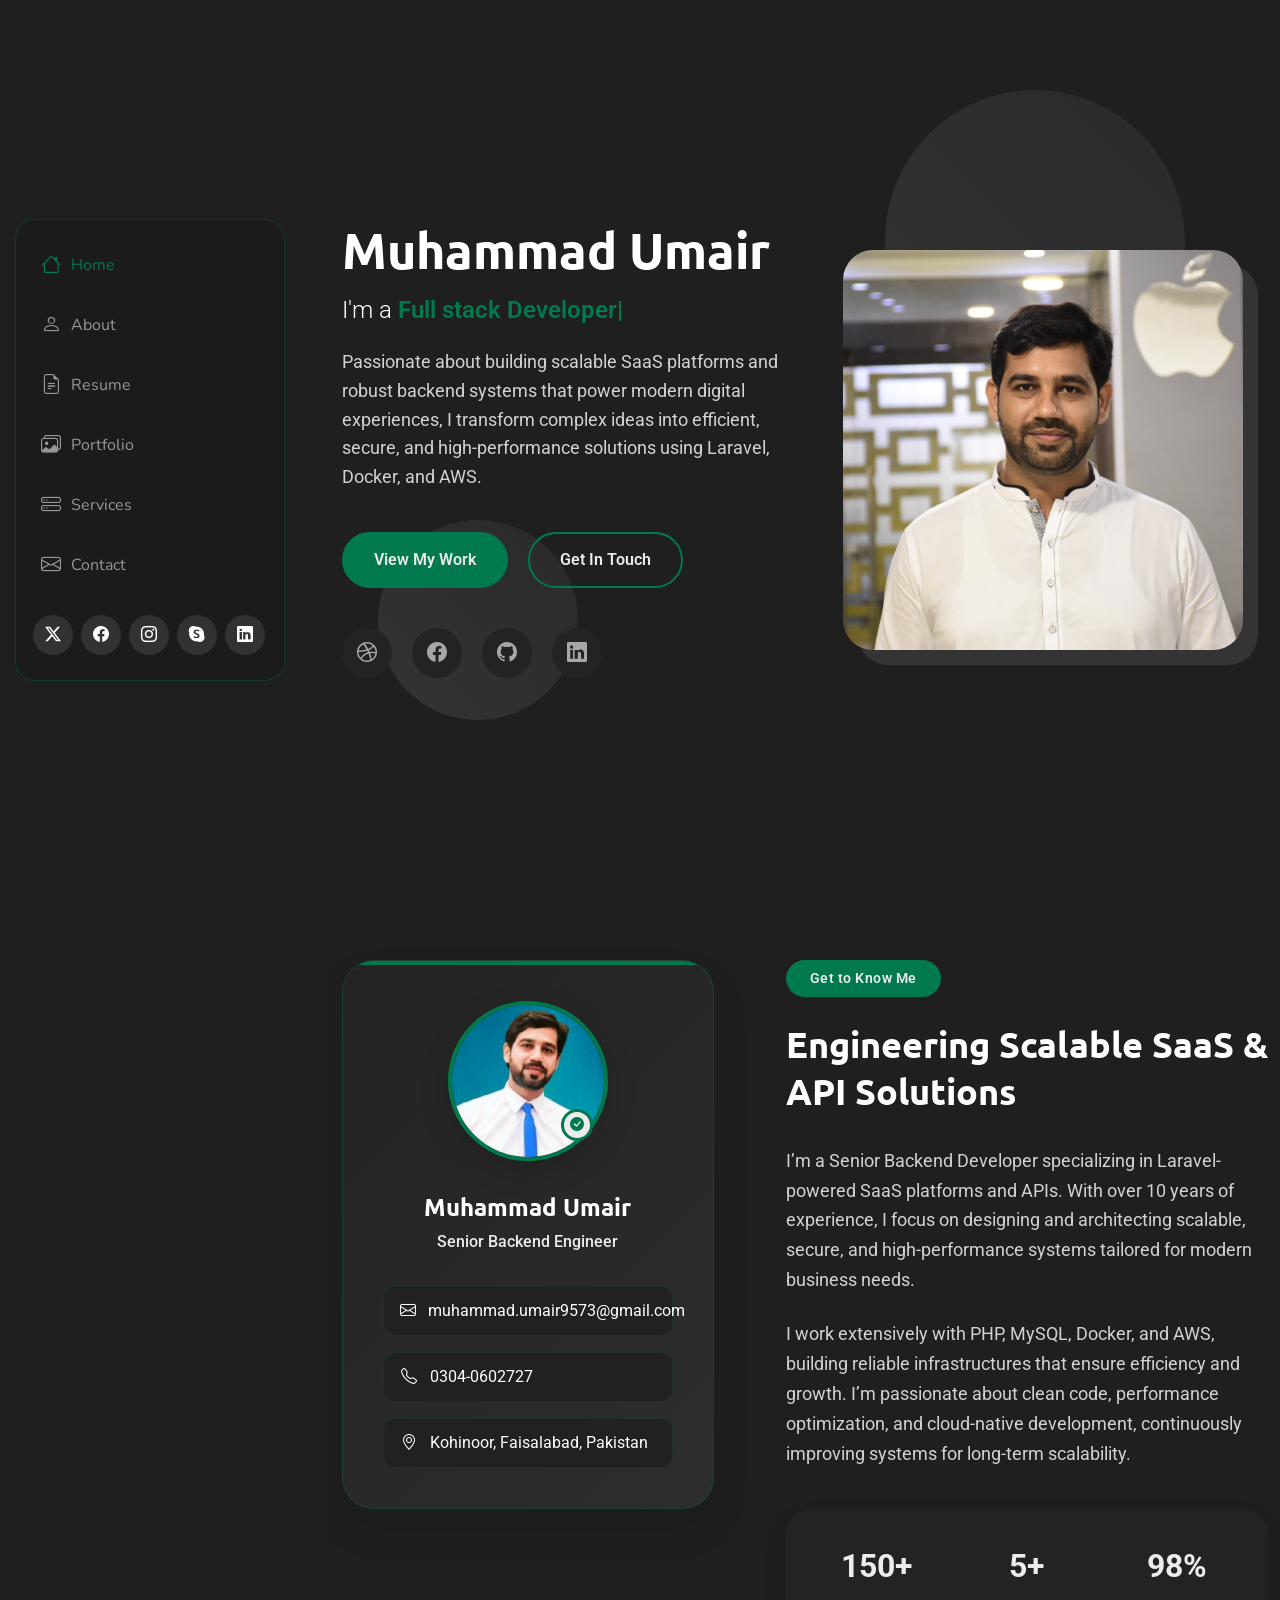
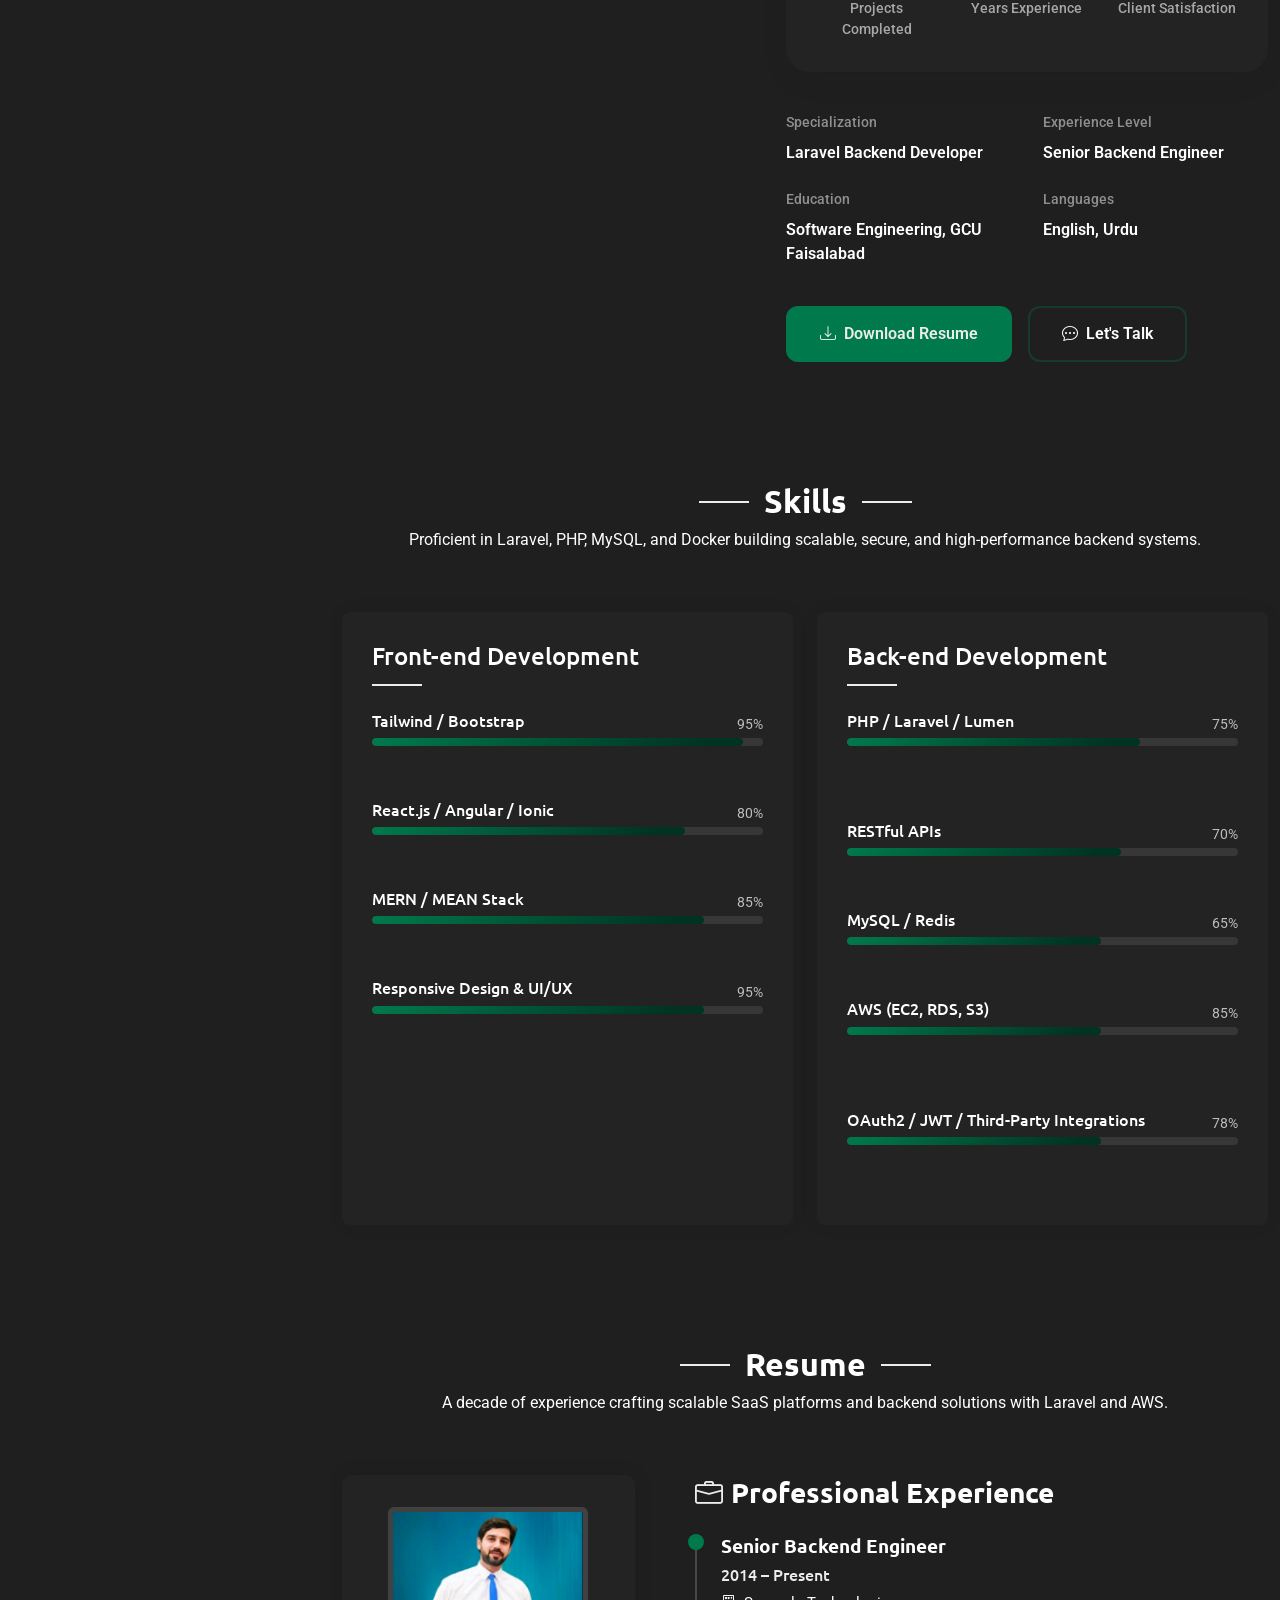
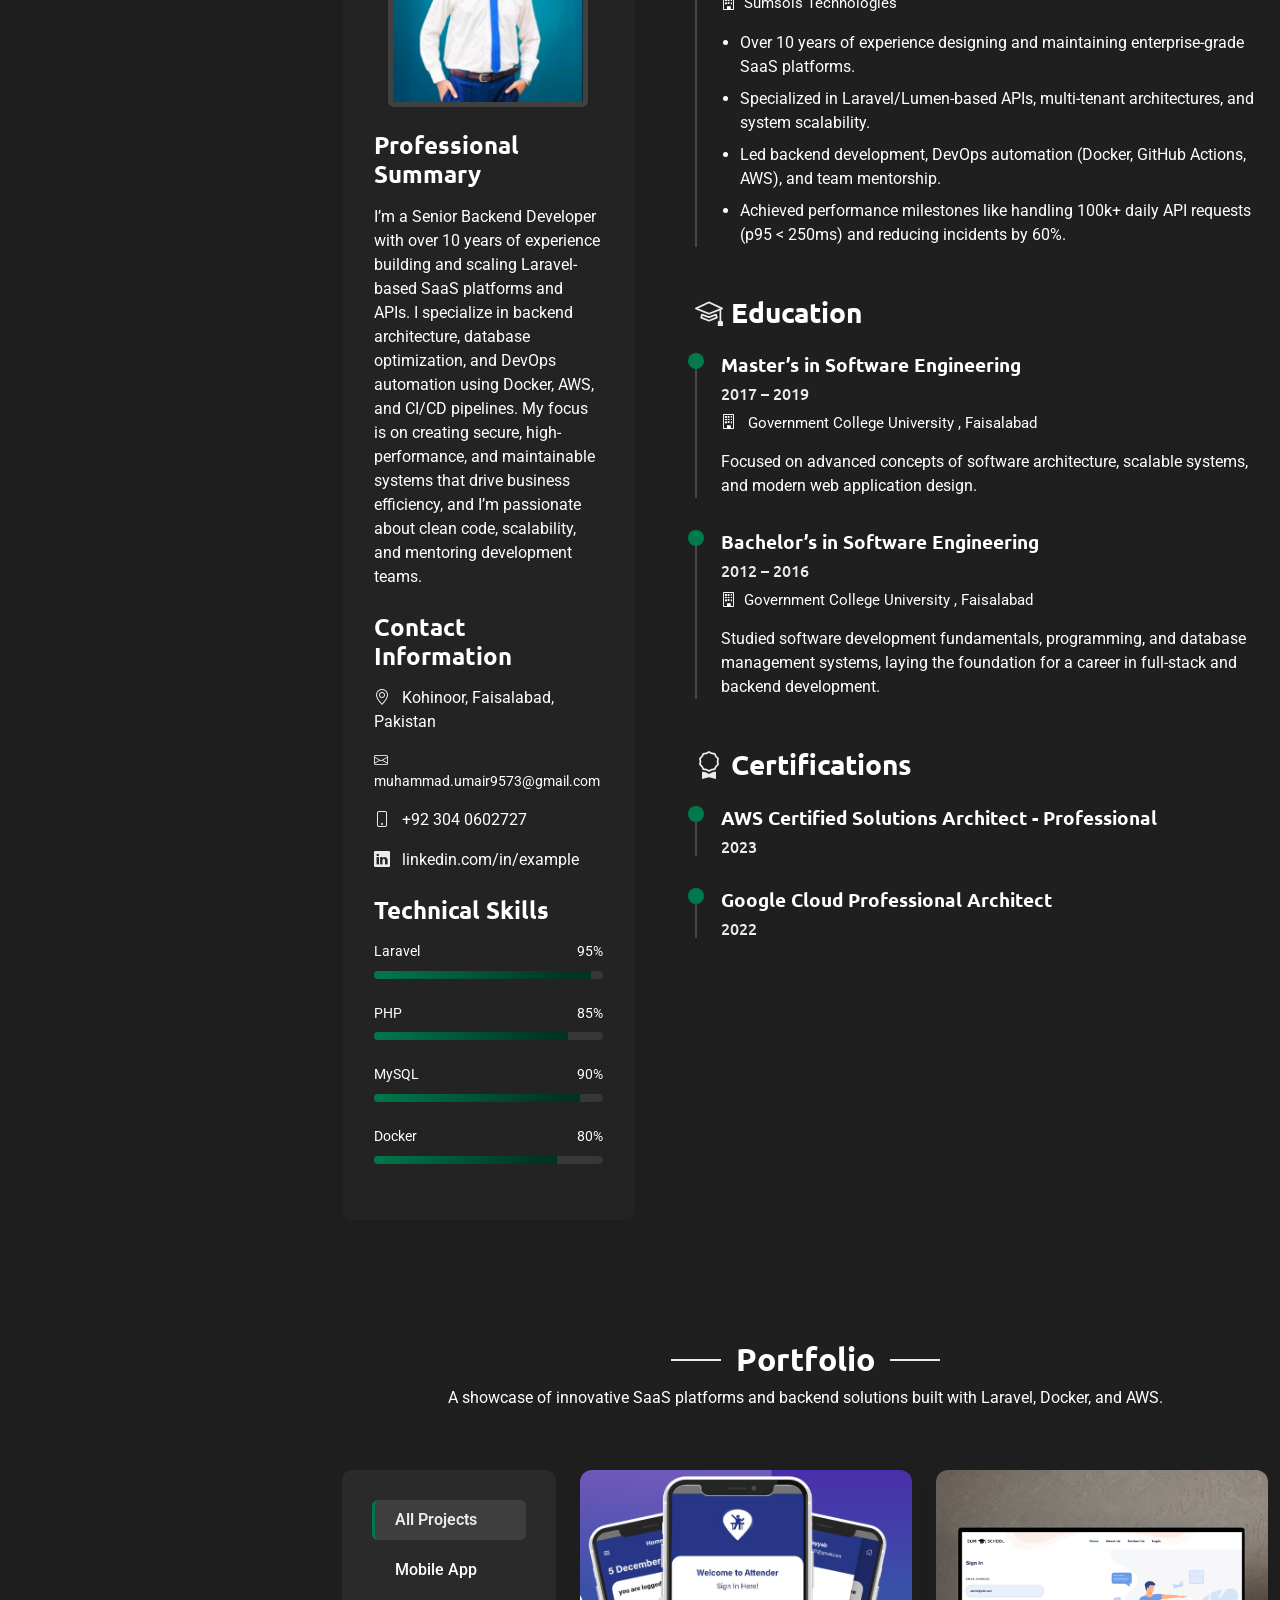
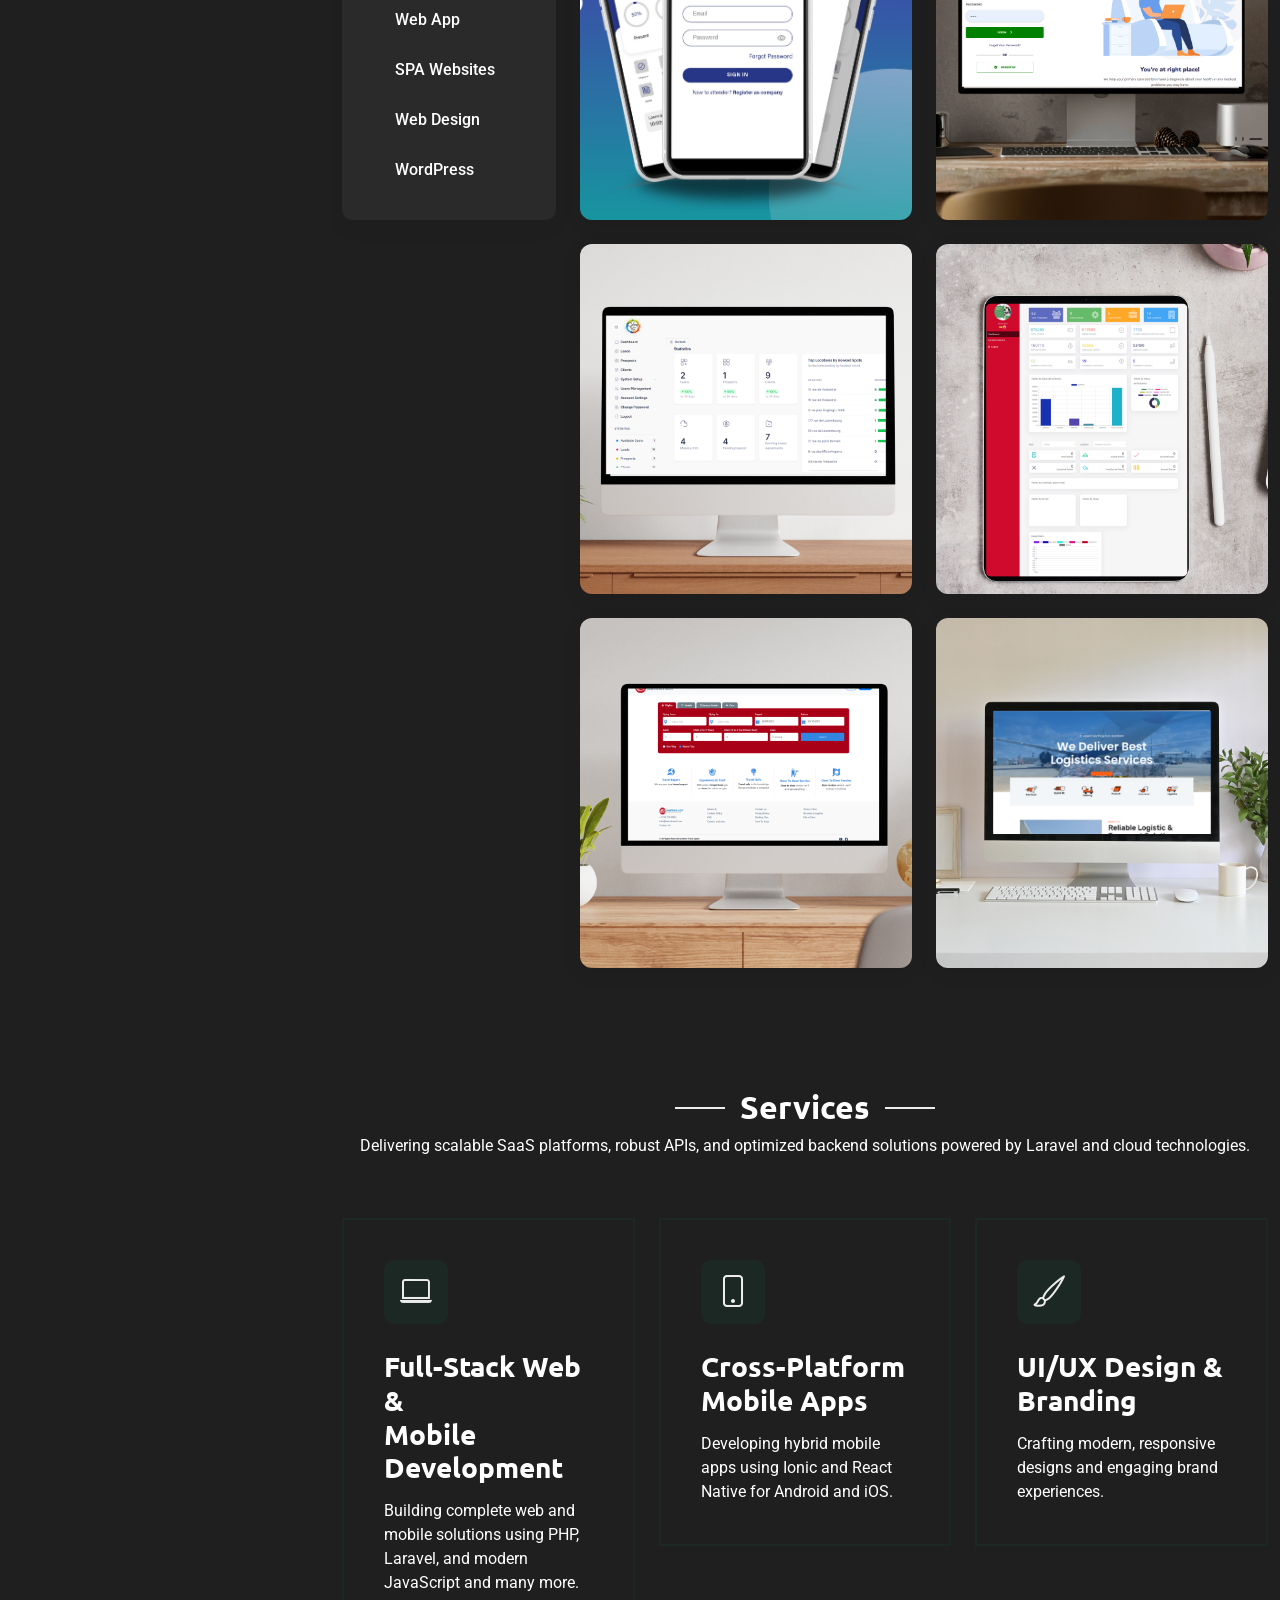
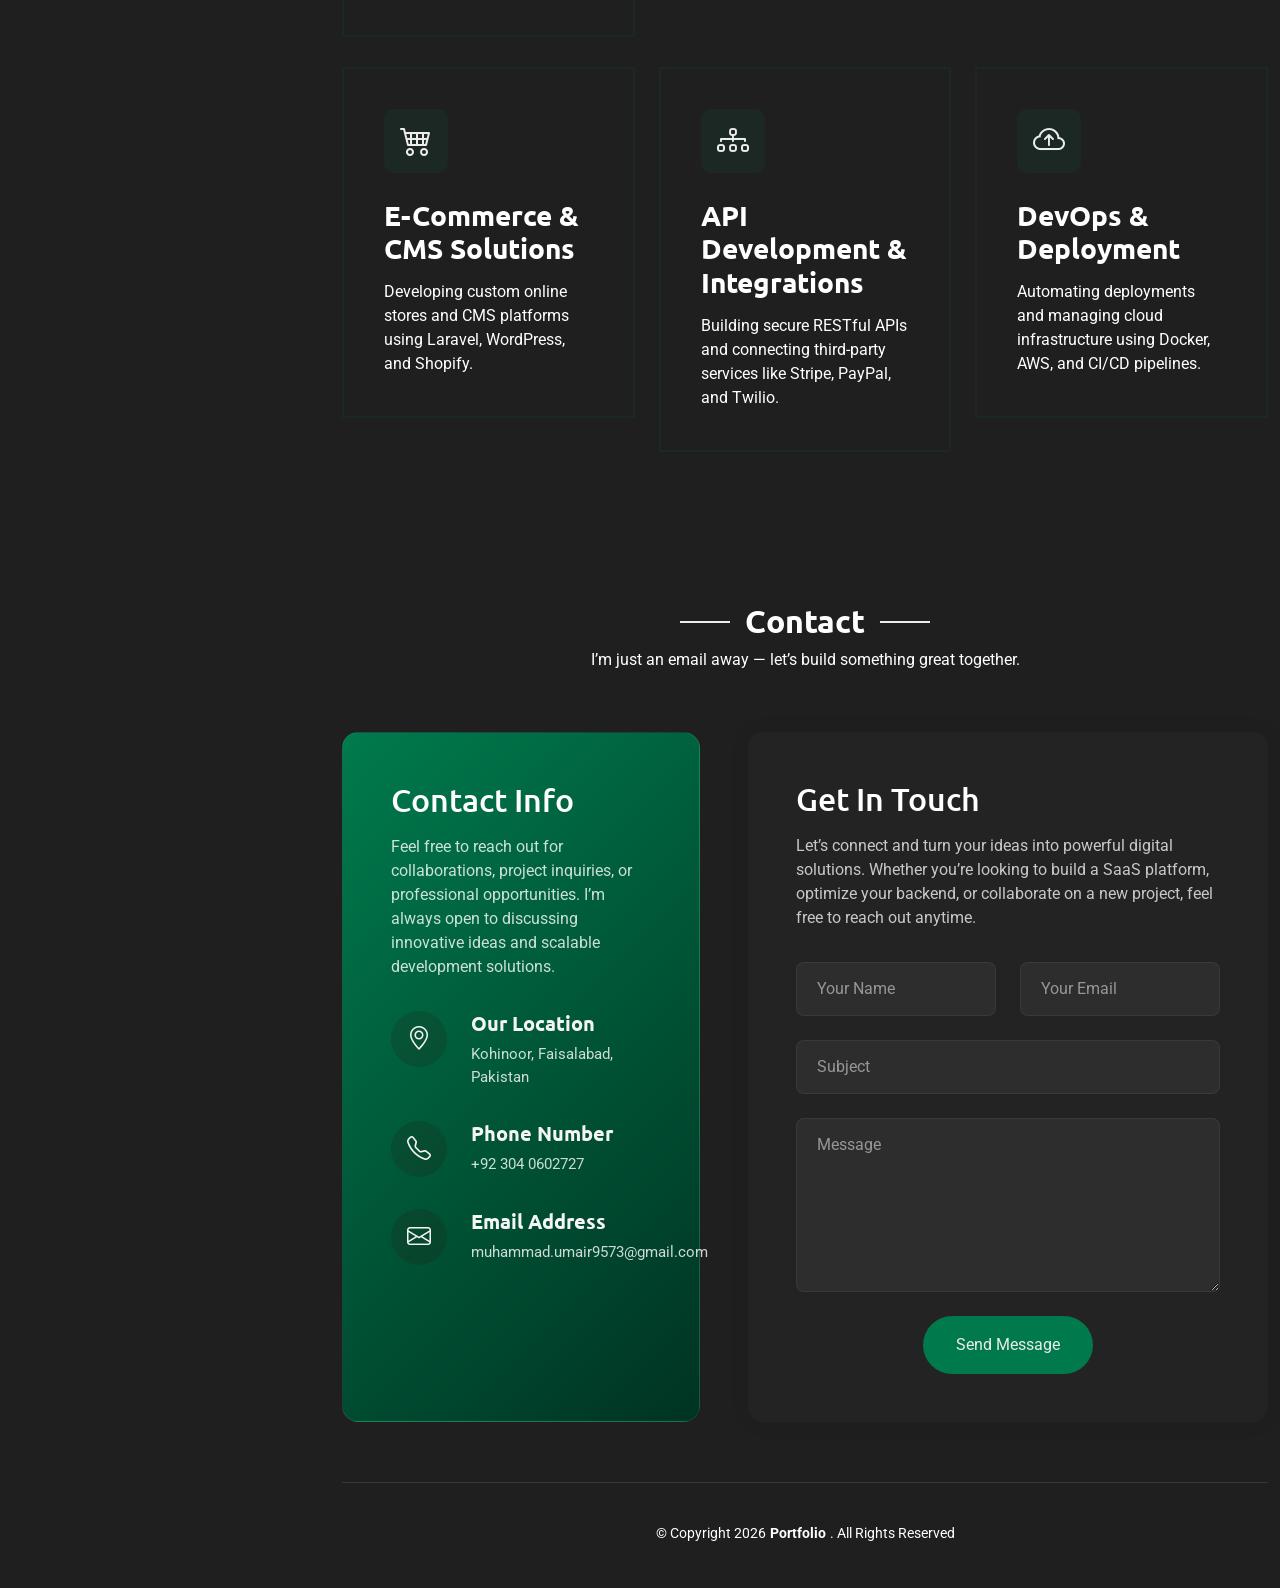
<file: index.html>
<!DOCTYPE html>
<html lang="en">

<head>
  <meta charset="utf-8">
  <meta content="width=device-width, initial-scale=1.0" name="viewport">
  <title>Personal Portfolio | Muhammad Umair</title>
  <link href="assets/img/resume.png" rel="icon">
  <meta name="description" content="">
  <meta name="keywords" content="">

  <!-- Favicons -->
  <link href="assets/img/apple-touch-icon.png" rel="apple-touch-icon">

  <!-- Fonts -->
  <link href="https://fonts.googleapis.com" rel="preconnect">
  <link href="https://fonts.gstatic.com" rel="preconnect" crossorigin>
  <link
    href="https://fonts.googleapis.com/css2?family=Roboto:ital,wght@0,100;0,300;0,400;0,500;0,700;0,900;1,100;1,300;1,400;1,500;1,700;1,900&family=Ubuntu:ital,wght@0,300;0,400;0,500;0,700;1,300;1,400;1,500;1,700&family=Nunito:ital,wght@0,200;0,300;0,400;0,500;0,600;0,700;0,800;0,900;1,200;1,300;1,400;1,500;1,600;1,700;1,800;1,900&display=swap"
    rel="stylesheet">

  <!-- Vendor CSS Files -->
  <link href="assets/vendor/bootstrap/css/bootstrap.min.css" rel="stylesheet">
  <link href="assets/vendor/bootstrap-icons/bootstrap-icons.css" rel="stylesheet">
  <link href="assets/vendor/aos/aos.css" rel="stylesheet">
  <link href="assets/vendor/glightbox/css/glightbox.min.css" rel="stylesheet">
  <link href="assets/vendor/swiper/swiper-bundle.min.css" rel="stylesheet">

  <!-- Main CSS File -->
  <link href="assets/css/main.css" rel="stylesheet">

  <!-- =======================================================
  * Template Name: SnapFolio
  * Template URL: https://bootstrapmade.com/snapfolio-bootstrap-portfolio-template/
  * Updated: Jul 21 2025 with Bootstrap v5.3.7
  * Author: BootstrapMade.com
  * License: https://bootstrapmade.com/license/
  ======================================================== -->
</head>

<body class="index-page">

  <header id="header" class="header dark-background d-flex flex-column justify-content-center">
    <i class="header-toggle d-xl-none bi bi-list"></i>

    <div class="header-container d-flex flex-column align-items-start">
      <nav id="navmenu" class="navmenu">
        <ul>
          <li><a href="#hero" class="active"><i class="bi bi-house navicon"></i>Home</a></li>
          <li><a href="#about"><i class="bi bi-person navicon"></i> About</a></li>
          <li><a href="#resume"><i class="bi bi-file-earmark-text navicon"></i> Resume</a></li>
          <li><a href="#portfolio"><i class="bi bi-images navicon"></i> Portfolio</a></li>
          <li><a href="#services"><i class="bi bi-hdd-stack navicon"></i> Services</a></li>
          <!-- <li class="dropdown"><a href="#"><i class="bi bi-menu-button navicon"></i> <span>Dropdown</span> <i class="bi bi-chevron-down toggle-dropdown"></i></a>
            <ul>
              <li><a href="#">Dropdown 1</a></li>
              <li class="dropdown"><a href="#"><span>Deep Dropdown</span> <i class="bi bi-chevron-down toggle-dropdown"></i></a>
                <ul>
                  <li><a href="#">Deep Dropdown 1</a></li>
                  <li><a href="#">Deep Dropdown 2</a></li>
                  <li><a href="#">Deep Dropdown 3</a></li>
                  <li><a href="#">Deep Dropdown 4</a></li>
                  <li><a href="#">Deep Dropdown 5</a></li>
                </ul>
              </li>
              <li><a href="#">Dropdown 2</a></li>
              <li><a href="#">Dropdown 3</a></li>
              <li><a href="#">Dropdown 4</a></li>
            </ul>
          </li> -->
          <li><a href="#contact"><i class="bi bi-envelope navicon"></i> Contact</a></li>
        </ul>
      </nav>

      <div class="social-links text-center">
        <a href="#" class="twitter"><i class="bi bi-twitter-x"></i></a>
        <a href="https://www.facebook.com/umair.kamboh" target="_blank" class="facebook"><i
            class="bi bi-facebook"></i></a>
        <a href="#" class="instagram"><i class="bi bi-instagram"></i></a>
        <a href="#" class="google-plus"><i class="bi bi-skype"></i></a>
        <a href="https://www.linkedin.com/in/umair-kamboh/" target="_blank" class="linkedin"><i
            class="bi bi-linkedin"></i></a>
      </div>

    </div>

  </header>

  <main class="main">

    <!-- Hero Section -->
    <section id="hero" class="hero section">

      <div class="background-elements">
        <div class="bg-circle circle-1"></div>
        <div class="bg-circle circle-2"></div>
      </div>

      <div class="hero-content">

        <div class="container">
          <div class="row align-items-center">

            <div class="col-lg-6" data-aos="fade-right" data-aos-delay="100">
              <div class="hero-text">
                <!-- <h1>Port<span class="accent-text">Folio</span></h1> -->
                <h1>Muhammad <span>Umair</span> </h1>
                <p class="lead">I'm a <span class="typed"
                    data-typed-items="Full stack Developer , Senior Backend Engineer "></span></p>
                <p class="description">Passionate about building scalable SaaS platforms and robust backend systems that
                  power modern digital experiences, I transform complex ideas into efficient, secure, and
                  high-performance solutions using Laravel, Docker, and AWS.</p>

                <div class="hero-actions">
                  <a href="#portfolio" class="btn btn-primary">View My Work</a>
                  <a href="#contact" class="btn btn-outline">Get In Touch</a>
                </div>

                <div class="social-links">
                  <a href="#"><i class="bi bi-dribbble"></i></a>
                  <a href="https://www.facebook.com/umair.kamboh" target="_blank"><i class="bi bi-facebook"></i></a>
                  <a href="#"><i class="bi bi-github"></i></a>
                  <a href="https://www.linkedin.com/in/umair-kamboh/" target="_blank"><i class="bi bi-linkedin"></i></a>
                </div>
              </div>
            </div>

            <div class="col-lg-6" data-aos="fade-left" data-aos-delay="200">
              <div class="hero-visual">
                <div class="profile-container">
                  <div class="profile-background"></div>
                  <img src="assets/img/profile/_DSC2522.JPG" alt="Alexander Chen" class="profile-image">
                </div>
              </div>
            </div>

          </div>
        </div>
      </div>

    </section><!-- /Hero Section -->

    <!-- About Section -->
    <section id="about" class="about section">

      <div class="container" data-aos="fade-up" data-aos-delay="100">

        <div class="row">
          <div class="col-lg-5" data-aos="zoom-in" data-aos-delay="200">
            <div class="profile-card">
              <div class="profile-header">
                <div class="profile-image">
                  <img src="assets/img/profile/umair.png" alt="Profile Image" class="img-fluid">
                </div>
                <div class="profile-badge">
                  <i class="bi bi-check-circle-fill"></i>
                </div>
              </div>

              <div class="profile-content">
                <h3>Muhammad Umair</h3>
                <p class="profession">Senior Backend Engineer</p>

                <div class="contact-links">
                  <a href="mailto:muhammad.umair9573@gmail.com" class="contact-item">
                    <i class="bi bi-envelope"></i>
                    muhammad.umair9573@gmail.com
                  </a>
                  <a href="tel:03040602727" class="contact-item">
                    <i class="bi bi-telephone"></i>
                    0304-0602727
                  </a>
                  <a href="#" class="contact-item">
                    <i class="bi bi-geo-alt"></i>
                    Kohinoor, Faisalabad, Pakistan
                  </a>
                </div>
              </div>
            </div>
          </div>

          <div class="col-lg-7" data-aos="fade-left" data-aos-delay="300">
            <div class="about-content">
              <div class="section-header">
                <span class="badge-text">Get to Know Me</span>
                <h2>Engineering Scalable SaaS & API Solutions</h2>
              </div>

              <div class="description">
                <p>I’m a Senior Backend Developer specializing in Laravel-powered SaaS platforms and APIs. With over 10
                  years of experience, I focus on designing and architecting scalable, secure, and high-performance
                  systems tailored for modern business needs.</p>

                <p>I work extensively with PHP, MySQL, Docker, and AWS, building reliable infrastructures that ensure
                  efficiency and growth. I’m passionate about clean code, performance optimization, and cloud-native
                  development, continuously improving systems for long-term scalability.</p>
              </div>

              <div class="stats-grid">
                <div class="stat-item">
                  <div class="stat-number">150+</div>
                  <div class="stat-label">Projects Completed</div>
                </div>
                <div class="stat-item">
                  <div class="stat-number">5+</div>
                  <div class="stat-label">Years Experience</div>
                </div>
                <div class="stat-item">
                  <div class="stat-number">98%</div>
                  <div class="stat-label">Client Satisfaction</div>
                </div>
              </div>

              <div class="details-grid">
                <div class="detail-row">
                  <div class="detail-item">
                    <span class="detail-label">Specialization</span>
                    <span class="detail-value">Laravel Backend Developer</span>
                  </div>
                  <div class="detail-item">
                    <span class="detail-label">Experience Level</span>
                    <span class="detail-value">Senior Backend Engineer</span>
                  </div>
                </div>
                <div class="detail-row">
                  <div class="detail-item">
                    <span class="detail-label">Education</span>
                    <span class="detail-value">Software Engineering, GCU Faisalabad</span>

                  </div>
                  <div class="detail-item">
                    <span class="detail-label">Languages</span>
                    <span class="detail-value">English, Urdu</span>
                  </div>
                </div>
              </div>

              <div class="cta-section">
                <a href="#" class="btn btn-primary">
                  <i class="bi bi-download"></i>
                  Download Resume
                </a>
                <a href="#contact" class="btn btn-outline">
                  <i class="bi bi-chat-dots"></i>
                  Let's Talk
                </a>
              </div>
            </div>
          </div>
        </div>

      </div>

    </section><!-- /About Section -->

    <!-- Stats Section -->
    <!-- <section id="stats" class="stats section light-background">

      <div class="container" data-aos="fade-up" data-aos-delay="100">

        <div class="row justify-content-center">
          <div class="col-lg-10">
            <div class="stats-wrapper">
              <div class="stats-item" data-aos="zoom-in" data-aos-delay="150">
                <div class="icon-wrapper">
                  <i class="bi bi-emoji-smile"></i>
                </div>
                <span data-purecounter-start="0" data-purecounter-end="232" data-purecounter-duration="1" class="purecounter"></span>
                <p>Happy Clients</p> -->

    <!-- </div> -->
    <!-- End Stats Item -->

    <!-- <div class="stats-item" data-aos="zoom-in" data-aos-delay="200">
                <div class="icon-wrapper">
                  <i class="bi bi-journal-richtext"></i>
                </div>
                <span data-purecounter-start="0" data-purecounter-end="521" data-purecounter-duration="1" class="purecounter"></span>
                <p>Projects</p>
              </div> -->
    <!-- End Stats Item -->

    <!-- <div class="stats-item" data-aos="zoom-in" data-aos-delay="250">
                <div class="icon-wrapper">
                  <i class="bi bi-headset"></i>
                </div>
                <span data-purecounter-start="0" data-purecounter-end="1463" data-purecounter-duration="1" class="purecounter"></span>
                <p>Hours Of Support</p>
              </div> -->
    <!-- End Stats Item -->

    <!-- <div class="stats-item" data-aos="zoom-in" data-aos-delay="300">
                <div class="icon-wrapper">
                  <i class="bi bi-people"></i>
                </div>
                <span data-purecounter-start="0" data-purecounter-end="15" data-purecounter-duration="1" class="purecounter"></span>
                <p>Hard Workers</p>
              </div> -->
    <!-- End Stats Item -->
    <!-- </div>
          </div>
        </div>

      </div>

    </section> -->
    <!-- /Stats Section -->

    <!-- Skills Section -->
    <section id="skills" class="skills section">

      <!-- Section Title -->
      <div class="container section-title" data-aos="fade-up">
        <h2>Skills</h2>
        <p>Proficient in Laravel, PHP, MySQL, and Docker building scalable, secure, and high-performance backend
          systems.</p>
      </div><!-- End Section Title -->

      <div class="container" data-aos="fade-up" data-aos-delay="100">

        <div class="row">
          <div class="col-lg-6">
            <div class="skills-category" data-aos="fade-up" data-aos-delay="200">
              <h3>Front-end Development</h3>
              <div class="skills-animation">
                <div class="skill-item">
                  <div class="d-flex justify-content-between align-items-center">
                    <h4>Tailwind / Bootstrap</h4>
                    <span class="skill-percentage">95%</span>
                  </div>
                  <div class="progress">
                    <div class="progress-bar" role="progressbar" aria-valuenow="95" aria-valuemin="0"
                      aria-valuemax="100"></div>
                  </div>
                  <div class="skill-tooltip">Clean, responsive layouts with modern design systems.</div>
                </div>

                <div class="skill-item">
                  <div class="d-flex justify-content-between align-items-center">
                    <h4>React.js / Angular / Ionic</h4>
                    <span class="skill-percentage">80%</span>
                  </div>
                  <div class="progress">
                    <div class="progress-bar" role="progressbar" aria-valuenow="80" aria-valuemin="0"
                      aria-valuemax="100"></div>
                  </div>
                  <div class="skill-tooltip">Fast, interactive web and mobile interfaces.
                  </div>
                </div>

                <div class="skill-item">
                  <div class="d-flex justify-content-between align-items-center">
                    <h4>MERN / MEAN Stack</h4>
                    <span class="skill-percentage">85%</span>
                  </div>
                  <div class="progress">
                    <div class="progress-bar" role="progressbar" aria-valuenow="85" aria-valuemin="0"
                      aria-valuemax="100"></div>
                  </div>
                  <div class="skill-tooltip">Full-stack JavaScript development for dynamic web apps.</div>
                </div>

                <div class="skill-item">
                  <div class="d-flex justify-content-between align-items-center">
                    <h4>Responsive Design & UI/UX</h4>
                    <span class="skill-percentage">95%</span>
                  </div>
                  <div class="progress">
                    <div class="progress-bar" role="progressbar" aria-valuenow="85" aria-valuemin="0"
                      aria-valuemax="100"></div>
                  </div>
                  <div class="skill-tooltip">User-focused, mobile-first, and visually engaging designs.</div>
                </div>


              </div>
            </div><!-- End Frontend Skills -->
          </div>

          <div class="col-lg-6">
            <div class="skills-category" data-aos="fade-up" data-aos-delay="300">
              <h3>Back-end Development</h3>
              <div class="skills-animation">
                <div class="skill-item">
                  <div class="d-flex justify-content-between align-items-center">
                    <h4>PHP / Laravel / Lumen</h4>
                    <span class="skill-percentage">75%</span>
                  </div>
                  <div class="progress">
                    <div class="progress-bar" role="progressbar" aria-valuenow="75" aria-valuemin="0"
                      aria-valuemax="100"></div>
                  </div>
                  <div class="skill-tooltip">Scalable backend systems and SaaS platforms with Laravel & Lumen.</div>
                </div>

                <div class="skill-item">
                  <div class="d-flex justify-content-between align-items-center">
                    <h4>RESTful APIs</h4>
                    <span class="skill-percentage">70%</span>
                  </div>
                  <div class="progress">
                    <div class="progress-bar" role="progressbar" aria-valuenow="70" aria-valuemin="0"
                      aria-valuemax="100"></div>
                  </div>
                  <div class="skill-tooltip">Secure and high-performance API development.</div>
                </div>

                <div class="skill-item">
                  <div class="d-flex justify-content-between align-items-center">
                    <h4>MySQL / Redis</h4>
                    <span class="skill-percentage">65%</span>
                  </div>
                  <div class="progress">
                    <div class="progress-bar" role="progressbar" aria-valuenow="65" aria-valuemin="0"
                      aria-valuemax="100"></div>
                  </div>
                  <div class="skill-tooltip">Fast data handling with optimized queries and caching.</div>
                </div>

                <div class="skill-item">
                  <div class="d-flex justify-content-between align-items-center">
                    <h4>AWS (EC2, RDS, S3)</h4>
                    <span class="skill-percentage">85%</span>
                  </div>
                  <div class="progress">
                    <div class="progress-bar" role="progressbar" aria-valuenow="65" aria-valuemin="0"
                      aria-valuemax="100"></div>
                  </div>
                  <div class="skill-tooltip">Cloud-hosted, scalable infrastructure for reliable application performance.
                  </div>
                </div>

                <div class="skill-item">
                  <div class="d-flex justify-content-between align-items-center">
                    <h4>OAuth2 / JWT / Third-Party Integrations</h4>
                    <span class="skill-percentage">78%</span>
                  </div>
                  <div class="progress">
                    <div class="progress-bar" role="progressbar" aria-valuenow="65" aria-valuemin="0"
                      aria-valuemax="100"></div>
                  </div>
                  <div class="skill-tooltip">Robust authentication and payment integrations (Stripe, PayPal, Twilio,
                    etc.).</div>
                </div>
              </div>
            </div><!-- End Backend Skills -->
          </div>
        </div>

      </div>

    </section><!-- /Skills Section -->

    <!-- Resume Section -->
    <section id="resume" class="resume section">

      <!-- Section Title -->
      <div class="container section-title" data-aos="fade-up">
        <h2>Resume</h2>
        <p>A decade of experience crafting scalable SaaS platforms and backend solutions with Laravel and AWS.</p>
      </div><!-- End Section Title -->

      <div class="container" data-aos="fade-up" data-aos-delay="100">

        <div class="row gy-4">
          <!-- Left column with summary and contact -->
          <div class="col-lg-4">
            <div class="resume-side" data-aos="fade-right" data-aos-delay="100">
              <div class="profile-img mb-4">
                <img src="assets/img/profile/1755201108957.png" alt="Profile" class="img-fluid rounded">
              </div>

              <h3>Professional Summary</h3>
              <p>I’m a Senior Backend Developer with over 10 years of experience building and scaling Laravel-based SaaS
                platforms and APIs. I specialize in backend architecture, database optimization, and DevOps automation
                using Docker, AWS, and CI/CD pipelines. My focus is on creating secure, high-performance, and
                maintainable systems that drive business efficiency, and I’m passionate about clean code, scalability,
                and mentoring development teams.</p>
              <h3 class="mt-4">Contact Information</h3>
              <ul class="contact-info list-unstyled">
                <li><i class="bi bi-geo-alt"></i> Kohinoor, Faisalabad, Pakistan</li>
                <li style="font-size: 14px;"><i class="bi bi-envelope"></i> muhammad.umair9573@gmail.com</li>
                <li><i class="bi bi-phone"></i> +92 304 0602727</li>
                <li><i class="bi bi-linkedin"></i> linkedin.com/in/example</li>
              </ul>

              <div class="skills-animation mt-4">
                <h3>Technical Skills</h3>
                <div class="skill-item">
                  <div class="d-flex justify-content-between">
                    <span>Laravel</span>
                    <span>95%</span>
                  </div>
                  <div class="progress">
                    <div class="progress-bar" role="progressbar" aria-valuenow="95" aria-valuemin="0"
                      aria-valuemax="100"></div>
                  </div>
                </div>

                <div class="skill-item">
                  <div class="d-flex justify-content-between">
                    <span>PHP</span>
                    <span>85%</span>
                  </div>
                  <div class="progress">
                    <div class="progress-bar" role="progressbar" aria-valuenow="85" aria-valuemin="0"
                      aria-valuemax="100"></div>
                  </div>
                </div>

                <div class="skill-item">
                  <div class="d-flex justify-content-between">
                    <span>MySQL</span>
                    <span>90%</span>
                  </div>
                  <div class="progress">
                    <div class="progress-bar" role="progressbar" aria-valuenow="90" aria-valuemin="0"
                      aria-valuemax="100"></div>
                  </div>
                </div>

                <div class="skill-item">
                  <div class="d-flex justify-content-between">
                    <span>Docker</span>
                    <span>80%</span>
                  </div>
                  <div class="progress">
                    <div class="progress-bar" role="progressbar" aria-valuenow="80" aria-valuemin="0"
                      aria-valuemax="100"></div>
                  </div>
                </div>
              </div>
            </div>
          </div>

          <!-- Right column with experience and education -->
          <div class="col-lg-8 ps-4 ps-lg-5">
            <!-- Experience Section -->
            <div class="resume-section" data-aos="fade-up">
              <h3><i class="bi bi-briefcase me-2"></i>Professional Experience</h3>

              <div class="resume-item">
                <h4>Senior Backend Engineer</h4>
                <h5>2014 – Present</h5>
                <p class="company"><i class="bi bi-building"></i>Sumsols Technologies</p>
                <ul>
                  <li>Over 10 years of experience designing and maintaining enterprise-grade SaaS platforms.</li>
                  <li>Specialized in Laravel/Lumen-based APIs, multi-tenant architectures, and system scalability.</li>
                  <li>Led backend development, DevOps automation (Docker, GitHub Actions, AWS), and team mentorship.
                  </li>
                  <li>Achieved performance milestones like handling 100k+ daily API requests (p95 < 250ms) and reducing
                      incidents by 60%.</li>
                </ul>
              </div>

              <!-- <div class="resume-item">
                <h4>Lead Developer</h4>
                <h5>2019 - 2022</h5>
                <p class="company"><i class="bi bi-building"></i> Digital Solutions Corp.</p>
                <ul>
                  <li>Spearheaded development of company's flagship product reaching 1M+ users</li>
                  <li>Implemented CI/CD pipeline reducing deployment time by 60%</li>
                  <li>Managed team of 8 developers across multiple projects</li>
                  <li>Increased code test coverage from 45% to 90%</li>
                </ul>
              </div> -->
            </div>

            <!-- Education Section -->
            <div class="resume-section" data-aos="fade-up" data-aos-delay="100">
              <h3><i class="bi bi-mortarboard me-2"></i>Education</h3>

              <div class="resume-item">
                <h4>Master’s in Software Engineering</h4>
                <h5>2017 – 2019</h5>
                <p class="company"><i class="bi bi-building"></i> Government College University , Faisalabad</p>
                <p>Focused on advanced concepts of software architecture, scalable systems, and modern web application
                  design.</p>
              </div>

              <div class="resume-item">
                <h4>Bachelor’s in Software Engineering</h4>
                <h5>2012 – 2016</h5>
                <p class="company"><i class="bi bi-building"></i>Government College University , Faisalabad
                </p>
                <p>Studied software development fundamentals, programming, and database management systems, laying the
                  foundation for a career in full-stack and backend development.</p>
              </div>
            </div>

            <!-- Certifications Section -->
            <div class="resume-section" data-aos="fade-up" data-aos-delay="200">
              <h3><i class="bi bi-award me-2"></i>Certifications</h3>

              <div class="resume-item">
                <h4>AWS Certified Solutions Architect - Professional</h4>
                <h5>2023</h5>
              </div>

              <div class="resume-item">
                <h4>Google Cloud Professional Architect</h4>
                <h5>2022</h5>
              </div>
            </div>
          </div>
        </div>

      </div>

    </section><!-- /Resume Section -->

    <!-- Portfolio Section -->
    <section id="portfolio" class="portfolio section">

      <!-- Section Title -->
      <div class="container section-title" data-aos="fade-up">
        <h2>Portfolio</h2>
        <p>A showcase of innovative SaaS platforms and backend solutions built with Laravel, Docker, and AWS.</p>
      </div><!-- End Section Title -->

      <div class="container" data-aos="fade-up" data-aos-delay="100">

        <div class="isotope-layout" data-default-filter="*" data-layout="masonry" data-sort="original-order">

          <div class="row">
            <div class="col-lg-3 filter-sidebar">
              <div class="filters-wrapper" data-aos="fade-right" data-aos-delay="150">
                <ul class="portfolio-filters isotope-filters">
                  <li data-filter="*" class="filter-active">All Projects</li>
                  <li data-filter=".filter-mobile-app">Mobile App</li>
                  <li data-filter=".filter-web-app">Web App</li>
                  <li data-filter=".filter-spa-web">SPA Websites</li>
                  <li data-filter=".filter-web-design">Web Design</li>
                  <li data-filter=".filter-Wp">WordPress</li>
                </ul>
              </div>
            </div>

            <div class="col-lg-9">
              <div class="row gy-4 portfolio-container isotope-container" data-aos="fade-up" data-aos-delay="200">

                <div class="col-lg-6 col-md-6 portfolio-item isotope-item filter-mobile-app">
                  <div class="portfolio-wrap">
                    <img src="assets/img/portfolio/App-1-1.png" class="img-fluid" alt="Portfolio Image" loading="lazy">
                    <div class="portfolio-info">
                      <div class="content">
                        <span class="category">Mobile App</span>
                        <h4>Attender - Office Attendance App</h4>
                        <div class="portfolio-links">
                          <a href="assets/img/portfolio/App-1-1.png" class="glightbox"
                            title="Attender - Office Attendance App"><i class="bi bi-plus-lg"></i></a>
                          <a href="portfolio-details.html?id=attendance" title="More Details"><i
                              class="bi bi-arrow-right"></i></a>
                        </div>
                      </div>
                    </div>
                  </div>
                </div><!-- End Portfolio Item -->

                <div class="col-lg-6 col-md-6 portfolio-item isotope-item filter-web-app">
                  <div class="portfolio-wrap">
                    <img src="assets/img/portfolio/Web-App-1.png" class="img-fluid" alt="Portfolio Image"
                      loading="lazy">
                    <div class="portfolio-info">
                      <div class="content">
                        <span class="category">Web App</span>
                        <h4>Sumschool - SCHOOL MANAGEMENT SYSTEM
                        </h4>
                        <div class="portfolio-links">
                          <a href="assets/img/portfolio/Web-App-1.png" class="glightbox" title="Sumschool - SCHOOL MANAGEMENT SYSTEM"><i class="bi bi-plus-lg"></i></a>
                          <a href="portfolio-details.html?id=booking" title="More Details"><i
                              class="bi bi-arrow-right"></i></a>
                        </div>
                      </div>
                    </div>
                  </div>
                </div><!-- End Portfolio Item -->

                <div class="col-lg-6 col-md-6 portfolio-item isotope-item filter-web-app">
                  <div class="portfolio-wrap">
                    <img src="assets/img/portfolio/web-app-2 (1).png" class="img-fluid" alt="Portfolio Image"
                      loading="lazy">
                    <div class="portfolio-info">
                      <div class="content">
                        <span class="category">Web App</span>
                        <h4>Color Business </h4>
                        <div class="portfolio-links">
                          <a href="assets/img/portfolio/web-app-2 (1).png" class="glightbox" title="Color Business"><i
                              class="bi bi-plus-lg"></i></a>
                          <a href="portfolio-details.html?id=real_state" title="More Details"><i
                              class="bi bi-arrow-right"></i></a>
                        </div>
                      </div>
                    </div>
                  </div>
                </div><!-- End Portfolio Item -->

                <div class="col-lg-6 col-md-6 portfolio-item isotope-item filter-spa-web">
                  <div class="portfolio-wrap">
                    <img src="assets/img/portfolio/SPA Webm-1 .png" class="img-fluid" alt="Portfolio Image"
                      loading="lazy">
                    <div class="portfolio-info">
                      <div class="content">
                        <span class="category">SPA Website</span>
                        <h4>Aura-QR</h4>
                        <div class="portfolio-links">
                          <a href="assets/img/portfolio/SPA Webm-1 .png" class="glightbox" title="Aura-QR"><i
                              class="bi bi-plus-lg"></i></a>
                          <a href="portfolio-details.html?id=burger" title="More Details"><i
                              class="bi bi-arrow-right"></i></a>
                        </div>
                      </div>
                    </div>
                  </div>
                </div><!-- End Portfolio Item -->

                <div class="col-lg-6 col-md-6 portfolio-item isotope-item filter-web-design">
                  <div class="portfolio-wrap">
                    <img src="assets/img/portfolio/web-design-1.png" class="img-fluid" alt="Portfolio Image"
                      loading="lazy">
                    <div class="portfolio-info">
                      <div class="content">
                        <span class="category">Website Design</span>
                        <h4>Karim Travels</h4>
                        <div class="portfolio-links">
                          <a href="assets/img/portfolio/web-design-1.png" class="glightbox" title="Karim Travels"><i
                              class="bi bi-plus-lg"></i></a>
                          <a href="portfolio-details.html?id=burger" title="More Details"><i
                              class="bi bi-arrow-right"></i></a>
                        </div>
                      </div>
                    </div>
                  </div>
                </div><!-- End Portfolio Item -->

                <div class="col-lg-6 col-md-6 portfolio-item isotope-item filter-Wp">
                  <div class="portfolio-wrap">
                    <img src="assets/img/portfolio/WP-1.png" class="img-fluid" alt="Portfolio Image" loading="lazy">
                    <div class="portfolio-info">
                      <div class="content">
                        <span class="category">WordPress Design</span>
                        <h4>Alpha Cargo</h4>
                        <div class="portfolio-links">
                          <a href="assets/img/portfolio/WP-1.png" class="glightbox" title="Alpha Cargo"><i
                              class="bi bi-plus-lg"></i></a>
                          <a href="portfolio-details.html?id=burger" title="More Details"><i
                              class="bi bi-arrow-right"></i></a>
                        </div>
                      </div>
                    </div>
                  </div>
                </div><!-- End Portfolio Item -->

              </div><!-- End Portfolio Container -->
            </div>
          </div>

        </div>

      </div>

    </section><!-- /Portfolio Section -->

    <!-- Services Section -->
    <section id="services" class="services section">

      <!-- Section Title -->
      <div class="container section-title" data-aos="fade-up">
        <h2>Services</h2>
        <p>Delivering scalable SaaS platforms, robust APIs, and optimized backend solutions powered by Laravel and cloud
          technologies.</p>
      </div><!-- End Section Title -->

      <div class="container" data-aos="fade-up" data-aos-delay="100">

        <!-- <div class="service-header">
          <div class="row align-items-center">
            <div class="col-lg-8 col-md-12">
              <div class="service-intro">
                <h2 class="service-heading">
                  <div>Innovative business</div>
                  <div><span>performance solutions</span></div>
                </h2>
              </div>
            </div>
            <div class="col-lg-4 col-md-12">
              <div class="service-summary">
                <p>
                  We integrate forward-thinking strategies, creative approaches, and state-of-the-art technologies to
                  deliver exceptional customer experiences that drive growth and engage target markets.
                </p>
                <a href="services.html" class="service-btn">
                  View All Services
                  <i class="bi bi-arrow-right"></i>
                </a>
              </div>
            </div>
          </div>
        </div> -->

        <div class="row justify-content-center">
          <div class="col-lg-4 col-md-6" data-aos="fade-up" data-aos-delay="100">
            <div class="service-card position-relative z-1">
              <div class="service-icon">
                <i class="bi bi-laptop"></i>
              </div>
              <a href="service-details.html"
                class="card-action d-flex align-items-center justify-content-center rounded-circle">
                <i class="bi bi-arrow-up-right"></i>
              </a>
              <h3>
                <a href="service-details.html">
                  Full-Stack Web & <span>Mobile Development</span>
                </a>
              </h3>
              <p>
                Building complete web and mobile solutions using PHP, Laravel, and modern JavaScript and many more.
              </p>
            </div>
          </div>
          <div class="col-lg-4 col-md-6" data-aos="fade-up" data-aos-delay="200">
            <div class="service-card position-relative z-1">
              <div class="service-icon">
                <i class="bi bi-phone"></i>
              </div>
              <a href="service-details-2.html"
                class="card-action d-flex align-items-center justify-content-center rounded-circle">
                <i class="bi bi-arrow-up-right"></i>
              </a>
              <h3>
                <a href="service-details-2.html">
                  Cross-Platform <span>Mobile Apps </span> </a>
              </h3>
              <p>
                Developing hybrid mobile apps using Ionic and React Native for Android and iOS.
              </p>
            </div>
          </div>
          <div class="col-lg-4 col-md-6" data-aos="fade-up" data-aos-delay="300">
            <div class="service-card position-relative z-1">
              <div class="service-icon">
                <i class="bi bi-brush"></i>
              </div>
              <a href="service.details-3.html"
                class="card-action d-flex align-items-center justify-content-center rounded-circle">
                <i class="bi bi-arrow-up-right"></i>
              </a>
              <h3>
                <a href="service.details-3.html">
                  UI/UX Design &<span>Branding</span> </a>
              </h3>
              <p>
                Crafting modern, responsive designs and engaging brand experiences.
              </p>
            </div>
          </div>
          <div class="col-lg-4 col-md-6" data-aos="fade-up" data-aos-delay="100">
            <div class="service-card position-relative z-1">
              <div class="service-icon">
                <i class="bi bi-cart4"></i>
              </div>
              <a href="service.details-4.html"
                class="card-action d-flex align-items-center justify-content-center rounded-circle">
                <i class="bi bi-arrow-up-right"></i>
              </a>
              <h3>
                <a href="service.details-4.html">
                  E-Commerce &<span>CMS Solutions</span> </a>
              </h3>
              <p>
                Developing custom online stores and CMS platforms using Laravel, WordPress, and Shopify.
              </p>
            </div>
          </div>
          <div class="col-lg-4 col-md-6" data-aos="fade-up" data-aos-delay="200">
            <div class="service-card position-relative z-1">
              <div class="service-icon">
                <i class="bi bi-diagram-3"></i>
              </div>
              <a href="service.details-5.html"
                class="card-action d-flex align-items-center justify-content-center rounded-circle">
                <i class="bi bi-arrow-up-right"></i>
              </a>
              <h3>
                <a href="service.details-5.html">
                  API Development & <span>Integrations</span> </a>
              </h3>
              <p>
                Building secure RESTful APIs and connecting third-party services like Stripe, PayPal, and Twilio.
              </p>
            </div>
          </div>
          <div class="col-lg-4 col-md-6" data-aos="fade-up" data-aos-delay="300">
            <div class="service-card position-relative z-1">
              <div class="service-icon">
                <i class="bi bi-cloud-arrow-up"></i>
              </div>
              <a href="service.details-6.html"
                class="card-action d-flex align-items-center justify-content-center rounded-circle">
                <i class="bi bi-arrow-up-right"></i>
              </a>
              <h3>
                <a href="service.details-6.html">
                  DevOps & <span>Deployment </span> </a>
              </h3>
              <p>
                Automating deployments and managing cloud infrastructure using Docker, AWS, and CI/CD pipelines.
              </p>
            </div>
          </div>
        </div>

      </div>

    </section><!-- /Services Section -->

    <!-- Testimonials Section -->
    <!-- <section id="testimonials" class="testimonials section light-background"> -->

    <!-- Section Title
      <div class="container section-title" data-aos="fade-up">
        <h2>Testimonials</h2>
        <p>Necessitatibus eius consequatur ex aliquid fuga eum quidem sint consectetur velit</p> -->
    <!-- </div> -->
    <!-- End Section Title -->

    <!-- <div class="container">

        <div class="testimonial-masonry">

          <div class="testimonial-item" data-aos="fade-up">
            <div class="testimonial-content">
              <div class="quote-pattern">
                <i class="bi bi-quote"></i>
              </div>
              <p>Implementing innovative strategies has revolutionized our approach to market challenges and competitive positioning.</p>
              <div class="client-info">
                <div class="client-image">
                  <img src="assets/img/person/person-f-7.webp" alt="Client">
                </div>
                <div class="client-details">
                  <h3>Rachel Bennett</h3>
                  <span class="position">Strategy Director</span>
                </div>
              </div>
            </div>
          </div>

          <div class="testimonial-item highlight" data-aos="fade-up" data-aos-delay="100">
            <div class="testimonial-content">
              <div class="quote-pattern">
                <i class="bi bi-quote"></i>
              </div>
              <p>Exceptional service delivery and innovative solutions have transformed our business operations, leading to remarkable growth and enhanced customer satisfaction across all touchpoints.</p>
              <div class="client-info">
                <div class="client-image">
                  <img src="assets/img/person/person-m-7.webp" alt="Client">
                </div>
                <div class="client-details">
                  <h3>Daniel Morgan</h3>
                  <span class="position">Chief Innovation Officer</span>
                </div>
              </div>
            </div>
          </div>

          <div class="testimonial-item" data-aos="fade-up" data-aos-delay="200">
            <div class="testimonial-content">
              <div class="quote-pattern">
                <i class="bi bi-quote"></i>
              </div>
              <p>Strategic partnership has enabled seamless digital transformation and operational excellence.</p>
              <div class="client-info">
                <div class="client-image">
                  <img src="assets/img/person/person-f-8.webp" alt="Client">
                </div>
                <div class="client-details">
                  <h3>Emma Thompson</h3>
                  <span class="position">Digital Lead</span>
                </div>
              </div>
            </div>
          </div>

          <div class="testimonial-item" data-aos="fade-up" data-aos-delay="300">
            <div class="testimonial-content">
              <div class="quote-pattern">
                <i class="bi bi-quote"></i>
              </div>
              <p>Professional expertise and dedication have significantly improved our project delivery timelines and quality metrics.</p>
              <div class="client-info">
                <div class="client-image">
                  <img src="assets/img/person/person-m-8.webp" alt="Client">
                </div>
                <div class="client-details">
                  <h3>Christopher Lee</h3>
                  <span class="position">Technical Director</span>
                </div>
              </div>
            </div>
          </div>

          <div class="testimonial-item highlight" data-aos="fade-up" data-aos-delay="400">
            <div class="testimonial-content">
              <div class="quote-pattern">
                <i class="bi bi-quote"></i>
              </div>
              <p>Collaborative approach and industry expertise have revolutionized our product development cycle, resulting in faster time-to-market and increased customer engagement levels.</p>
              <div class="client-info">
                <div class="client-image">
                  <img src="assets/img/person/person-f-9.webp" alt="Client">
                </div>
                <div class="client-details">
                  <h3>Olivia Carter</h3>
                  <span class="position">Product Manager</span>
                </div>
              </div>
            </div>
          </div>

          <div class="testimonial-item" data-aos="fade-up" data-aos-delay="500">
            <div class="testimonial-content">
              <div class="quote-pattern">
                <i class="bi bi-quote"></i>
              </div>
              <p>Innovative approach to user experience design has significantly enhanced our platform's engagement metrics and customer retention rates.</p>
              <div class="client-info">
                <div class="client-image">
                  <img src="assets/img/person/person-m-13.webp" alt="Client">
                </div>
                <div class="client-details">
                  <h3>Nathan Brooks</h3>
                  <span class="position">UX Director</span>
                </div>
              </div>
            </div>
          </div>

        </div>

      </div>

    </section> -->
    <!-- /Testimonials Section -->

    <!-- Contact Section -->
    <section id="contact" class="contact section">

      <!-- Section Title -->
      <div class="container section-title" data-aos="fade-up">
        <h2>Contact</h2>
        <p>I’m just an email away — let’s build something great together.</p>
      </div><!-- End Section Title -->

      <div class="container">

        <div class="row g-4 g-lg-5">
          <div class="col-lg-5">
            <div class="info-box">
              <h3>Contact Info</h3>
              <p>Feel free to reach out for collaborations, project inquiries, or professional opportunities. I’m always
                open to discussing innovative ideas and scalable development solutions.
              </p>

              <div class="info-item">
                <div class="icon-box">
                  <i class="bi bi-geo-alt"></i>
                </div>
                <div class="content">
                  <h4>Our Location</h4>
                  <p>Kohinoor, Faisalabad, Pakistan</p>
                  <!-- <p>New York, NY 535022</p> -->
                </div>
              </div>

              <div class="info-item">
                <div class="icon-box">
                  <i class="bi bi-telephone"></i>
                </div>
                <div class="content">
                  <h4>Phone Number</h4>
                  <p>+92 304 0602727</p>
                  <!-- <p>+1 6678 254445 41</p> -->
                </div>
              </div>

              <div class="info-item">
                <div class="icon-box">
                  <i class="bi bi-envelope"></i>
                </div>
                <div class="content">
                  <h4>Email Address</h4>
                  <p>muhammad.umair9573@gmail.com</p>
                  <!-- <p>contact@example.com</p> -->
                </div>
              </div>
            </div>
          </div>

          <div class="col-lg-7">
            <div class="contact-form">
              <h3>Get In Touch</h3>
              <p>Let’s connect and turn your ideas into powerful digital solutions. Whether you’re looking to build a
                SaaS platform, optimize your backend, or collaborate on a new project, feel free to reach out anytime.
              </p>

              <form action="forms/contact.php" method="post" class="php-email-form">
                <div class="row gy-4">

                  <div class="col-md-6">
                    <input type="text" name="name" class="form-control" placeholder="Your Name" required="">
                  </div>

                  <div class="col-md-6 ">
                    <input type="email" class="form-control" name="email" placeholder="Your Email" required="">
                  </div>

                  <div class="col-12">
                    <input type="text" class="form-control" name="subject" placeholder="Subject" required="">
                  </div>

                  <div class="col-12">
                    <textarea class="form-control" name="message" rows="6" placeholder="Message" required=""></textarea>
                  </div>

                  <div class="col-12 text-center">
                    <div class="loading">Loading</div>
                    <div class="error-message"></div>
                    <div class="sent-message">Your message has been sent. Thank you!</div>

                    <button type="submit" class="btn">Send Message</button>
                  </div>

                </div>
              </form>

            </div>
          </div>

        </div>

      </div>

    </section><!-- /Contact Section -->

  </main>

  <footer id="footer" class="footer position-relative">

    <div class="container">
      <div class="copyright text-center ">
        <!-- <p>© <span id="year"></span> <strong><span>iPortfolio</span></strong>. All Rights Reserved</p> -->

        <p>© <span>Copyright</span> <span id="year"></span><strong class="px-1 sitename">Portfolio</strong>. <span>All
            Rights Reserved</span>
        </p>
      </div>
      <div class="credits">
        <!-- All the links in the footer should remain intact. -->
        <!-- You can delete the links only if you've purchased the pro version. -->
        <!-- Licensing information: https://bootstrapmade.com/license/ -->
        <!-- Purchase the pro version with working PHP/AJAX contact form: [buy-url] -->
        <!-- Designed by <a href="https://bootstrapmade.com/">BootstrapMade</a> -->
      </div>
    </div>

  </footer>

  <!-- Scroll Top -->
  <a href="#" id="scroll-top" class="scroll-top d-flex align-items-center justify-content-center"><i
      class="bi bi-arrow-up-short"></i></a>

  <!-- Preloader -->
  <div id="preloader"></div>

  <!-- Vendor JS Files -->
  <script src="assets/vendor/bootstrap/js/bootstrap.bundle.min.js"></script>
  <script src="assets/vendor/php-email-form/validate.js"></script>
  <script src="assets/vendor/aos/aos.js"></script>
  <script src="assets/vendor/typed.js/typed.umd.js"></script>
  <script src="assets/vendor/purecounter/purecounter_vanilla.js"></script>
  <script src="assets/vendor/waypoints/noframework.waypoints.js"></script>
  <script src="assets/vendor/isotope-layout/isotope.pkgd.min.js"></script>
  <script src="assets/vendor/imagesloaded/imagesloaded.pkgd.min.js"></script>
  <script src="assets/vendor/glightbox/js/glightbox.min.js"></script>
  <script src="assets/vendor/swiper/swiper-bundle.min.js"></script>

  <!-- Main JS File -->
  <script src="assets/js/main.js"></script>

</body>

</html>
</file>
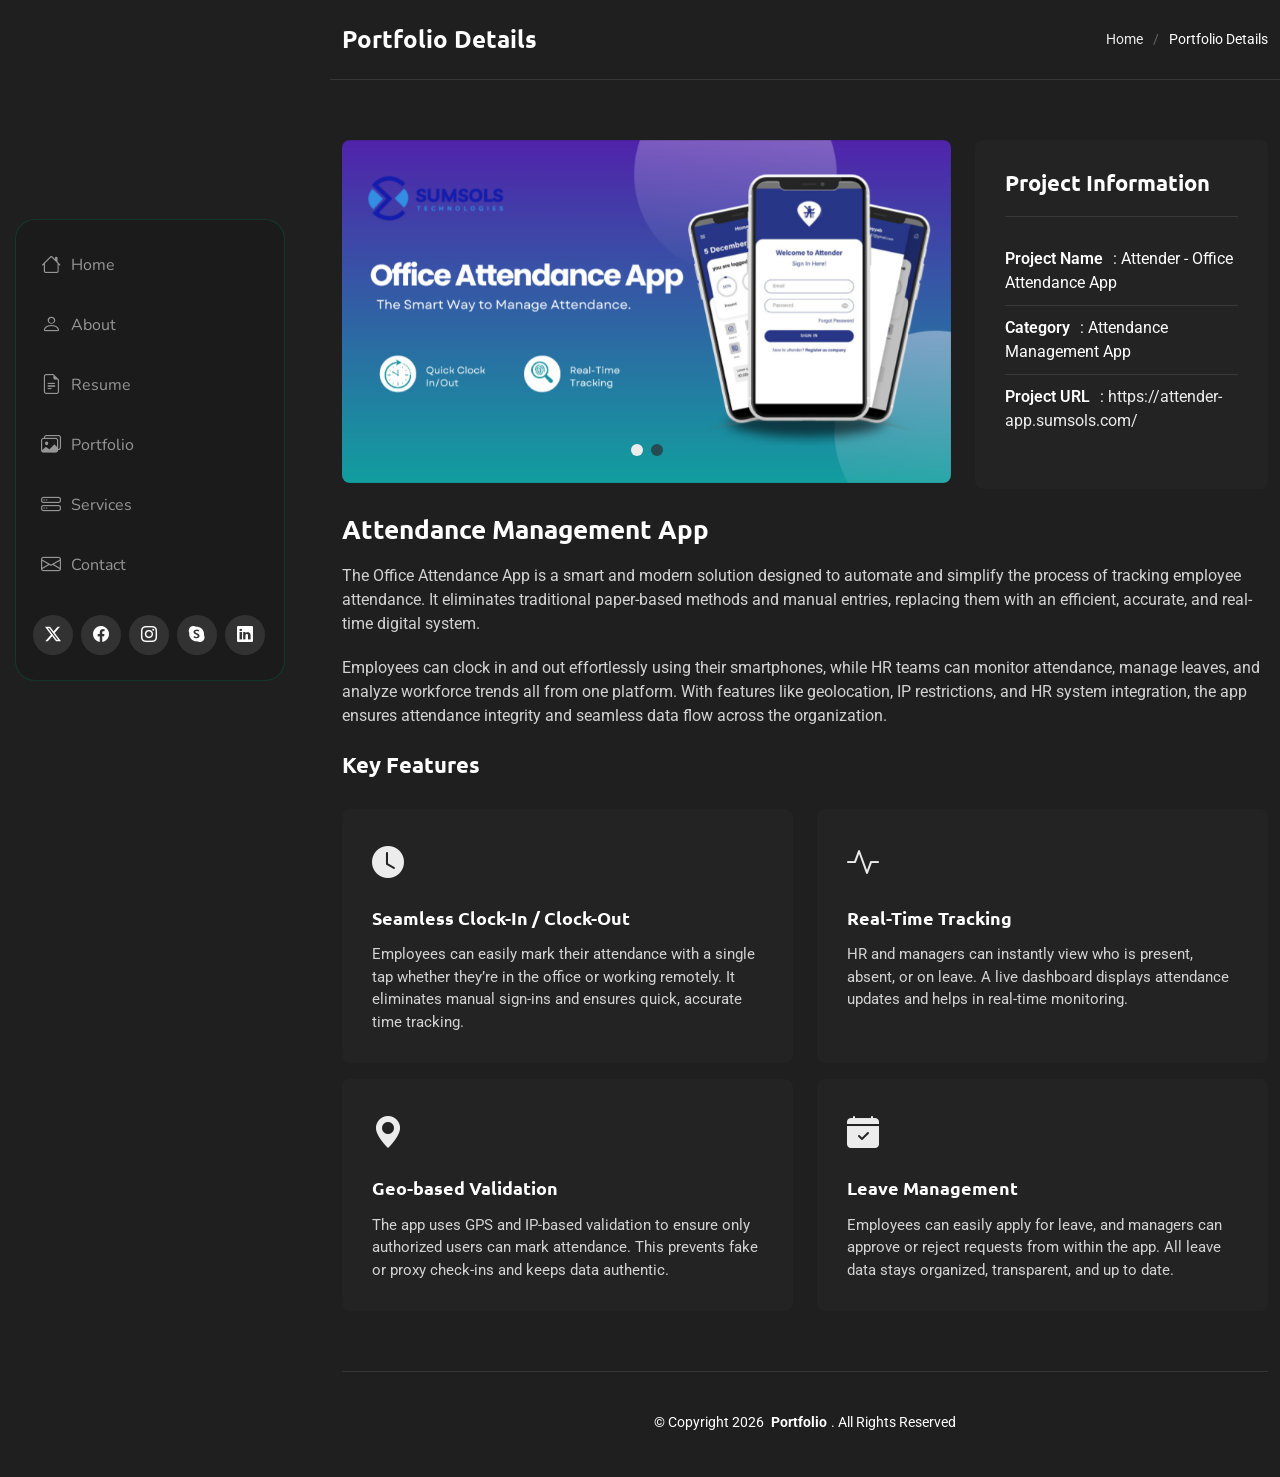
<file: portfolio-details.html>
<!DOCTYPE html>
<html lang="en">

<head>
  <meta charset="utf-8">
  <meta content="width=device-width, initial-scale=1.0" name="viewport">
  <meta content="width=device-width, initial-scale=1.0" name="viewport">
  <title>Personal Portfolio | Muhammad Umair</title>
  <link href="assets/img/resume.png" rel="icon">
  <meta name="description" content="">
  <meta name="keywords" content="">

  <!-- Favicons -->
  <link href="assets/img/apple-touch-icon.png" rel="apple-touch-icon">

  <!-- Fonts -->
  <link href="https://fonts.googleapis.com" rel="preconnect">
  <link href="https://fonts.gstatic.com" rel="preconnect" crossorigin>
  <link
    href="https://fonts.googleapis.com/css2?family=Roboto:ital,wght@0,100;0,300;0,400;0,500;0,700;0,900;1,100;1,300;1,400;1,500;1,700;1,900&family=Ubuntu:ital,wght@0,300;0,400;0,500;0,700;1,300;1,400;1,500;1,700&family=Nunito:ital,wght@0,200;0,300;0,400;0,500;0,600;0,700;0,800;0,900;1,200;1,300;1,400;1,500;1,600;1,700;1,800;1,900&display=swap"
    rel="stylesheet">

  <!-- Vendor CSS Files -->
  <link href="assets/vendor/bootstrap/css/bootstrap.min.css" rel="stylesheet">
  <link href="assets/vendor/bootstrap-icons/bootstrap-icons.css" rel="stylesheet">
  <link href="assets/vendor/aos/aos.css" rel="stylesheet">
  <link href="assets/vendor/glightbox/css/glightbox.min.css" rel="stylesheet">
  <link href="assets/vendor/swiper/swiper-bundle.min.css" rel="stylesheet">

  <!-- Main CSS File -->
  <link href="assets/css/main.css" rel="stylesheet">

  <!-- =======================================================
  * Template Name: SnapFolio
  * Template URL: https://bootstrapmade.com/snapfolio-bootstrap-portfolio-template/
  * Updated: Jul 21 2025 with Bootstrap v5.3.7
  * Author: BootstrapMade.com
  * License: https://bootstrapmade.com/license/
  ======================================================== -->
</head>

<body class="portfolio-details-page">

  <header id="header" class="header dark-background d-flex flex-column justify-content-center">
    <i class="header-toggle d-xl-none bi bi-list"></i>

    <div class="header-container d-flex flex-column align-items-start">
      <nav id="navmenu" class="navmenu">

        <ul>
          <li><a href="index.html#home"><i class="bi bi-house navicon"></i>Home</a></li>
          <li><a href="index.html#about"><i class="bi bi-person navicon"></i> About</a></li>
          <li><a href="index.html#resume"><i class="bi bi-file-earmark-text navicon"></i> Resume</a></li>
          <li><a href="index.html#portfolio"><i class="bi bi-images navicon"></i> Portfolio</a></li>
          <li><a href="index.html#services"><i class="bi bi-hdd-stack navicon"></i> Services</a></li>
          <!-- <li class="dropdown"><a href="#"><i class="bi bi-menu-button navicon"></i> <span>Dropdown</span> <i class="bi bi-chevron-down toggle-dropdown"></i></a>
            <ul>
              <li><a href="#">Dropdown 1</a></li>
              <li class="dropdown"><a href="#"><span>Deep Dropdown</span> <i class="bi bi-chevron-down toggle-dropdown"></i></a>
                <ul>
                  <li><a href="#">Deep Dropdown 1</a></li>
                  <li><a href="#">Deep Dropdown 2</a></li>
                  <li><a href="#">Deep Dropdown 3</a></li>
                  <li><a href="#">Deep Dropdown 4</a></li>
                  <li><a href="#">Deep Dropdown 5</a></li>
                </ul>
              </li>
              <li><a href="#">Dropdown 2</a></li>
              <li><a href="#">Dropdown 3</a></li>
              <li><a href="#">Dropdown 4</a></li>
            </ul>
          </li> -->
          <li><a href="#contact"><i class="bi bi-envelope navicon"></i> Contact</a></li>
        </ul>
      </nav>

      <div class="social-links text-center">
        <a href="#" class="twitter"><i class="bi bi-twitter-x"></i></a>
        <a href="https://www.facebook.com/umair.kamboh" class="facebook"><i class="bi bi-facebook"></i></a>
        <a href="#" class="instagram"><i class="bi bi-instagram"></i></a>
        <a href="#" class="google-plus"><i class="bi bi-skype"></i></a>
        <a href="https://www.linkedin.com/in/umair-kamboh/" class="linkedin"><i class="bi bi-linkedin"></i></a>
      </div>

    </div>

  </header>

  <main class="main">

    <!-- Page Title -->
    <div class="page-title dark-background">
      <div class="container d-lg-flex justify-content-between align-items-center">
        <h1 class="mb-2 mb-lg-0">Portfolio Details</h1>
        <nav class="breadcrumbs">
          <ol>
            <li><a href="index.html">Home</a></li>
            <li class="current">Portfolio Details</li>
          </ol>
        </nav>
      </div>
    </div><!-- End Page Title -->

    <!-- Portfolio Details Section -->
    <section id="portfolio-details" class="portfolio-details section">
      <div class="container" data-aos="fade-up" data-aos-delay="100">
        <div class="row gy-4">

          <!-- Left: Slider -->
          <div class="col-lg-8">
            <div class="portfolio-details-slider swiper init-swiper">

              <script type="application/json" class="swiper-config">
            {
              "loop": true,
              "speed": 600,
              "autoplay": {
                "delay": 5000
              },
              "slidesPerView": "auto",
              "pagination": {
                "el": ".swiper-pagination",
                "type": "bullets",
                "clickable": true
              }
            }
          </script>

              <div class="swiper-wrapper align-items-center" id="projectImages">
                <!-- JS will inject slides here -->
              </div>

              <div class="swiper-pagination"></div>
            </div>
          </div>

          <!-- Right: Project Info -->
          <div class="col-lg-4">
            <div class="portfolio-info" data-aos="fade-left" data-aos-delay="200">
              <h3>Project Information</h3>
              <ul id="projectInfo">
                <!-- JS will inject info here -->
              </ul>
            </div>
          </div>

          <!-- Bottom: Project Description & Features -->
          <div class="col-lg-12">
            <div class="portfolio-description" data-aos="fade-up" data-aos-delay="300">
              <h2 id="projectHeading">Project Overview</h2>
              <p id="projectDesc1"></p>
              <p id="projectDesc2"></p>

              <div class="features mt-4">
                <h3>Key Features</h3>
                <div class="row gy-3" id="featureList">
                  <!-- JS will inject features here -->
                </div>
              </div>
            </div>
          </div>

        </div>
      </div>
    </section>

  </main>

  <footer id="footer" class="footer position-relative">

    <div class="container">
      <div class="copyright text-center ">
        <p>© <span>Copyright</span> <span id="year"></span> <strong class="px-1 sitename">Portfolio</strong>. <span>All
            Rights Reserved</span>
        </p>
      </div>
      <div class="credits">
        <!-- All the links in the footer should remain intact. -->
        <!-- You can delete the links only if you've purchased the pro version. -->
        <!-- Licensing information: https://bootstrapmade.com/license/ -->
        <!-- Purchase the pro version with working PHP/AJAX contact form: [buy-url] -->
        <!-- Designed by <a href="https://bootstrapmade.com/">BootstrapMade</a> -->
      </div>
    </div>

  </footer>

  <!-- Scroll Top -->
  <a href="#" id="scroll-top" class="scroll-top d-flex align-items-center justify-content-center"><i
      class="bi bi-arrow-up-short"></i></a>

  <!-- Preloader -->
  <div id="preloader"></div>

  <!-- Vendor JS Files -->
  <script src="assets/vendor/bootstrap/js/bootstrap.bundle.min.js"></script>
  <script src="assets/vendor/php-email-form/validate.js"></script>
  <script src="assets/vendor/aos/aos.js"></script>
  <script src="assets/vendor/typed.js/typed.umd.js"></script>
  <script src="assets/vendor/purecounter/purecounter_vanilla.js"></script>
  <script src="assets/vendor/waypoints/noframework.waypoints.js"></script>
  <script src="assets/vendor/isotope-layout/isotope.pkgd.min.js"></script>
  <script src="assets/vendor/imagesloaded/imagesloaded.pkgd.min.js"></script>
  <script src="assets/vendor/glightbox/js/glightbox.min.js"></script>
  <script src="assets/vendor/swiper/swiper-bundle.min.js"></script>

  <!-- Main JS File -->
  <script src="assets/js/main.js"></script>

</body>

<script>
  // ======= Portfolio Projects Data =======
  const projects = {
    attendance: {
      images: ["assets/img/portfolio/App-1.png", "assets/img/portfolio/App-1.png"],
      Project_Name: "Attender - Office Attendance App",
      category: "Attendance Management App",
      url: "https://attender-app.sumsols.com/",
      desc1: "The Office Attendance App is a smart and modern solution designed to automate and simplify the process of tracking employee attendance. It eliminates traditional paper-based methods and manual entries, replacing them with an efficient, accurate, and real-time digital system.",
      desc2: "Employees can clock in and out effortlessly using their smartphones, while HR teams can monitor attendance, manage leaves, and analyze workforce trends all from one platform. With features like geolocation, IP restrictions, and HR system integration, the app ensures attendance integrity and seamless data flow across the organization.",
      features: [
        { icon: "bi bi-clock-fill", title: "Seamless Clock-In / Clock-Out", desc: "Employees can easily mark their attendance with a single tap whether they’re in the office or working remotely. It eliminates manual sign-ins and ensures quick, accurate time tracking." },
        { icon: "bi bi-activity", title: "Real-Time Tracking", desc: "HR and managers can instantly view who is present, absent, or on leave. A live dashboard displays attendance updates and helps in real-time monitoring." },
        { icon: "bi bi-geo-alt-fill", title: "Geo-based Validation", desc: "The app uses GPS and IP-based validation to ensure only authorized users can mark attendance. This prevents fake or proxy check-ins and keeps data authentic." },
        { icon: "bi bi-calendar-check-fill", title: "Leave Management", desc: "Employees can easily apply for leave, and managers can approve or reject requests from within the app. All leave data stays organized, transparent, and up to date." }
      ]
    },
    booking: {
      images: ["assets/img/portfolio/booking-1.png", "assets/img/portfolio/booking-2.png", "assets/img/portfolio/booking-3.png", "assets/img/portfolio/booking-4.png"],
      Project_Name: "ShareARide - Seats Booking Application",
      category: "Booking App",
      url: "--",
      desc1: "ShareARide is a modern Seats Booking Application that simplifies urban commuting by enabling users to book rides in real time for carpooling, vanpooling, or shuttle services. The app intelligently matches passengers heading in the same direction, optimizes routes to reduce travel time, and promotes eco-friendly shared transportation.",
      desc2: "With real-time GPS tracking, secure digital payments, and user verification, ShareARide ensures a smooth, safe, and reliable commuting experience. By combining technology, community engagement, and sustainability, ShareARide contributes to smarter urban mobility and reduced traffic congestion.",
      features: [
        {
          icon: "bi bi-person-lines-fill",
          title: "Dynamic Seat Booking",
          desc: "Easily book seats in shared vehicles via a user-friendly interface."
        },
        {
          icon: "bi bi-people-fill",
          title: "Carpooling Community",
          desc: "Connect with fellow commuters heading the same way, reducing traffic and fostering social engagement."
        },
        {
          icon: "bi bi-speedometer2",
          title: "Route Optimization",
          desc: "Smart algorithms minimize detours and travel time for a smoother, faster journey."
        },
        {
          icon: "bi bi-eco",
          title: "Eco-Friendly Travel",
          desc: "Promotes shared rides to lower emissions and contribute to a sustainable environment."
        }
      ]

    },
    real_state: {
      images: ["assets/img/portfolio/real-1.png", "assets/img/portfolio/real-2.png", "assets/img/portfolio/real-3.png", "assets/img/portfolio/real-4.png"],
      Project_Name: "TLH Homes – Real Estate Services",
      category: "Real Estate",
      url: "---",
      desc1: "TTLH Homes is a trusted real estate agency that helps clients navigate one of the most important financial and emotional decisions in life – buying or selling a home. The agency provides comprehensive market insights, personalized property searches, and expert guidance to ensure clients make informed decisions. With a focus on due diligence, contract management, and legal formalities, TLH Homes ensures a smooth, reliable, and stress-free experience for buyers and sellers alike.",
      desc2: "For sellers, TLH Homes offers accurate property valuations, advanced marketing strategies, and negotiation expertise to maximize returns. By combining professional support, innovative marketing, and thorough transaction management, the agency ensures clients achieve their real estate goals efficiently and confidently. Beyond transactions, TLH Homes provides ongoing resources and advice to help clients make informed property investments and long-term decisions.",
      features: [
        { icon: "bi bi-search", title: "Personalized Property Search", desc: "Tailored property searches help clients find homes matching their exact preferences and needs." },
        { icon: "bi bi-bar-chart-line", title: "Market Insights", desc: "Comprehensive market data enables informed decisions on buying or selling properties." },
        { icon: "bi bi-cash-stack", title: "Negotiation Expertise", desc: "Skilled negotiators ensure clients get the best possible deals on purchases or sales." },
        { icon: "bi bi-file-earmark-text", title: "Transaction Management", desc: "Smooth handling of contracts, paperwork, and legalities ensures stress-free transactions." }
      ]

    },
    burger: {
      images: [
        "assets/img/portfolio/order-1.png",
        "assets/img/portfolio/order-2.png"
      ],
      Project_Name: "Loves Burger – Fast Food Order Delivery App",
      category: "Food Delivery / Fast Food Ordering App",
      client: "Loves Burger",
      url: "---",
      desc1: "Loves Burger is a fast food order delivery app designed to simplify the way customers order and enjoy their favorite meals. By providing a user-friendly interface, real-time order tracking, and secure payment options, the app offers a seamless and efficient experience. Customers can browse menus, customize their orders, schedule pickups, and even earn rewards through loyalty programs, all from their mobile devices.",
      desc2: "Beyond convenience, the app enhances operational efficiency for the restaurant, reducing wait times, optimizing kitchen workflow, and enabling data-driven insights to better understand customer preferences. By combining technology with personalized experiences, Loves Burger ensures that fast food cravings are satisfied quickly, safely, and enjoyably, while also supporting sustainability through features like digital receipts and reduced paper usage.",
      features: [
        { icon: "bi bi-phone", title: "User-Friendly Interface", desc: "Intuitive interface for easy browsing, ordering, and checkout." },
        { icon: "bi bi-card-checklist", title: "Menu Exploration", desc: "View detailed menus, ingredients, nutrition info, and images." },
        { icon: "bi bi-truck", title: "Real-Time Order Tracking", desc: "Monitor order status from preparation to delivery or pickup." },
        { icon: "bi bi-credit-card", title: "Secure Payment Options", desc: "Pay easily with credit/debit cards or mobile wallets." }
      ]
    }

  };

  // ======= Load Project Based on URL or Default =======
  const params = new URLSearchParams(window.location.search);
  const id = params.get("id") || "attendance"; 
  const project = projects[id];

  const imageContainer = document.getElementById("projectImages");
  imageContainer.innerHTML = project.images.map(img => `
    <div class="swiper-slide">
      <img src="${img}" alt="Portfolio Image" class="img-fluid" loading="lazy">
    </div>
  `).join("");

  // Populate Project Info
  const infoContainer = document.getElementById("projectInfo");
  infoContainer.innerHTML = `
    <li><strong>Project Name</strong>: ${project.Project_Name}</li>
    <li><strong>Category</strong>: ${project.category}</li>
    <li><strong>Project URL</strong>: <a href="${project.url}" target="_blank">${project.url}</a></li>
  `;

  // Populate Project Description
  document.getElementById("projectHeading").textContent = project.category;
  document.getElementById("projectDesc1").textContent = project.desc1;
  document.getElementById("projectDesc2").textContent = project.desc2;

  // Populate Features
  const featuresContainer = document.getElementById("featureList");
  featuresContainer.innerHTML = project.features.map(f => `
    <div class="col-md-6">
      <div class="feature-item" data-aos="fade-up">
        <i class="${f.icon}"></i>
        <h4>${f.title}</h4>
        <p>${f.desc}</p>
      </div>
    </div>
  `).join("");
</script>

</html>
</file>
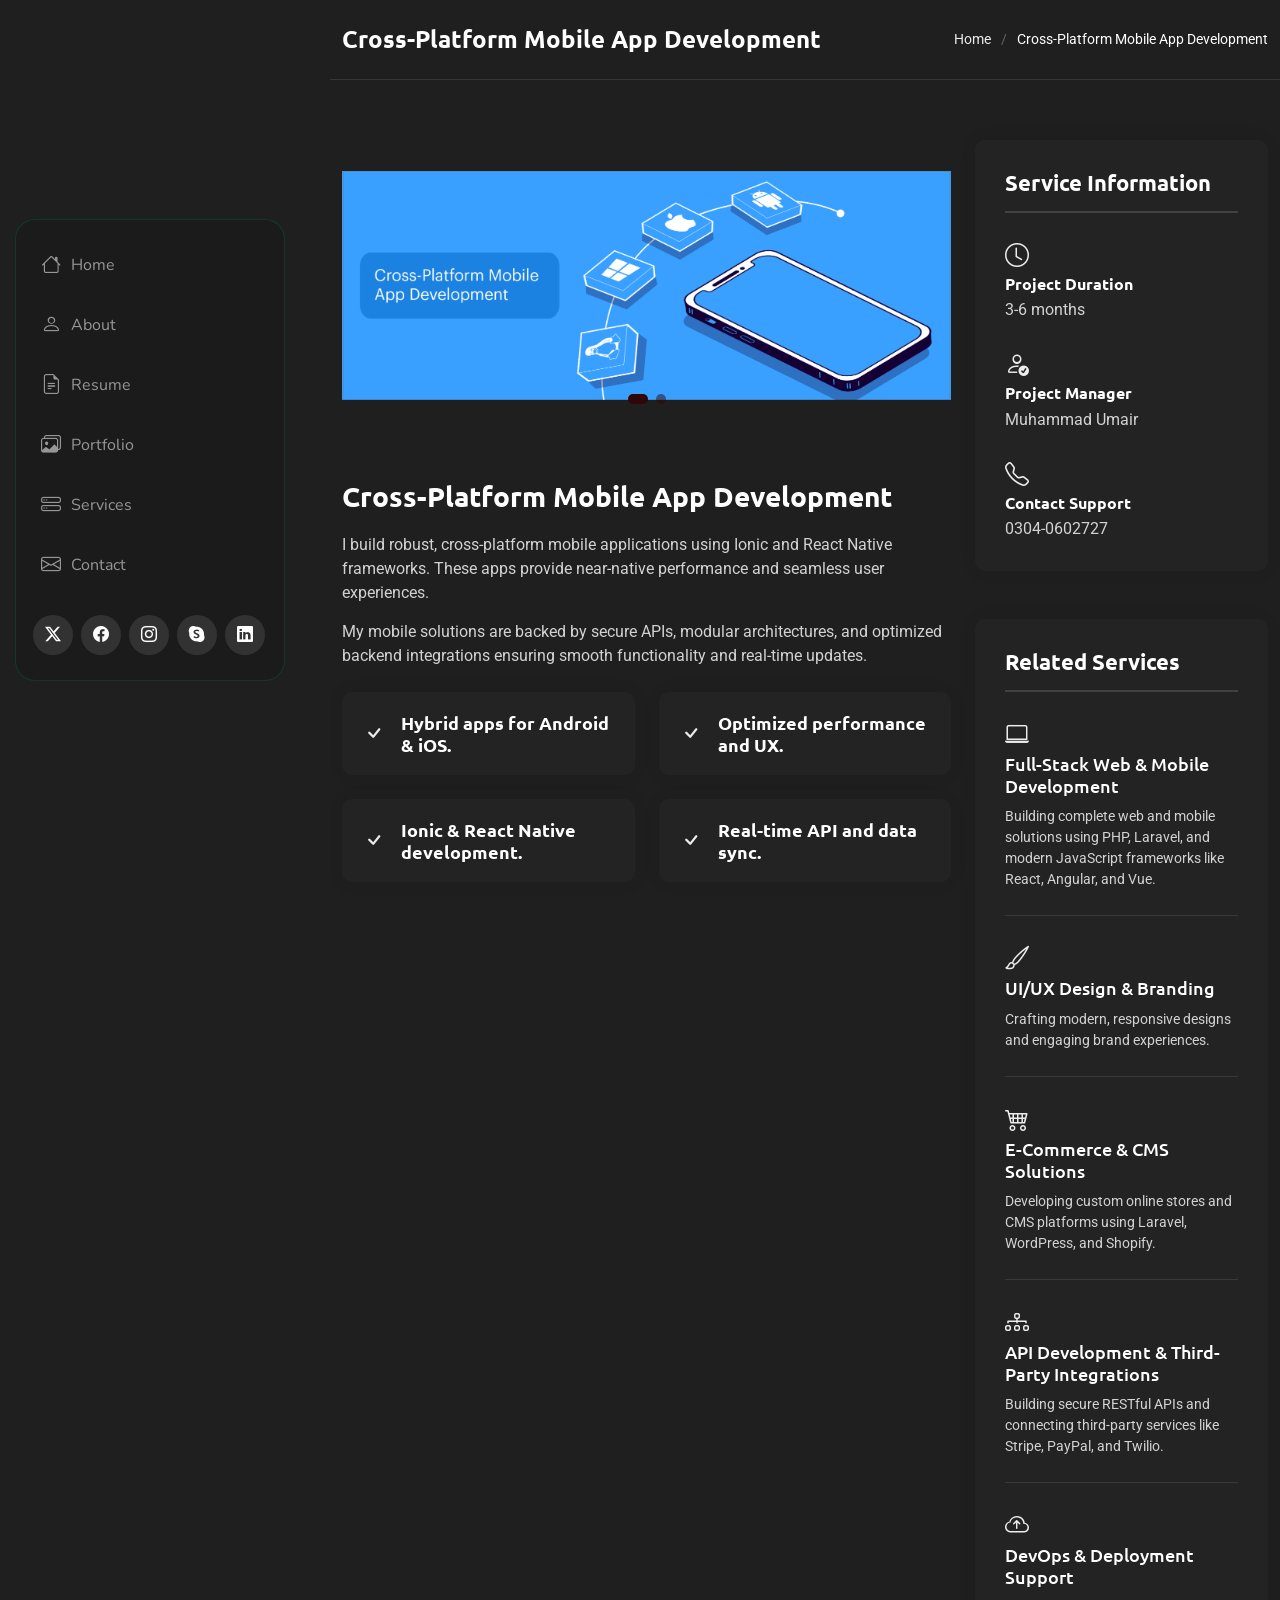
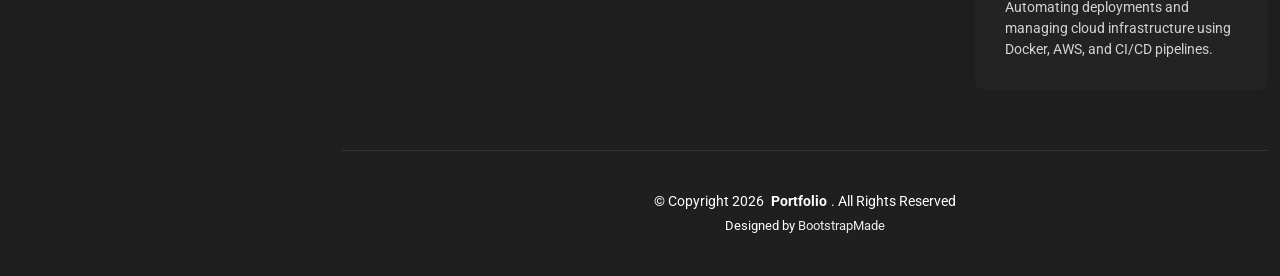
<file: service-details-2.html>
<!DOCTYPE html>
<html lang="en">

<head>
    <meta charset="utf-8">
    <meta content="width=device-width, initial-scale=1.0" name="viewport">
 <meta content="width=device-width, initial-scale=1.0" name="viewport">
  <title>Personal Portfolio | Muhammad Umair</title>
  <link href="assets/img/resume.png" rel="icon">    <meta name="description" content="">
    <meta name="keywords" content="">

    <!-- Favicons -->
    <link href="assets/img/apple-touch-icon.png" rel="apple-touch-icon">

    <!-- Fonts -->
    <link href="https://fonts.googleapis.com" rel="preconnect">
    <link href="https://fonts.gstatic.com" rel="preconnect" crossorigin>
    <link
        href="https://fonts.googleapis.com/css2?family=Roboto:ital,wght@0,100;0,300;0,400;0,500;0,700;0,900;1,100;1,300;1,400;1,500;1,700;1,900&family=Ubuntu:ital,wght@0,300;0,400;0,500;0,700;1,300;1,400;1,500;1,700&family=Nunito:ital,wght@0,200;0,300;0,400;0,500;0,600;0,700;0,800;0,900;1,200;1,300;1,400;1,500;1,600;1,700;1,800;1,900&display=swap"
        rel="stylesheet">

    <!-- Vendor CSS Files -->
    <link href="assets/vendor/bootstrap/css/bootstrap.min.css" rel="stylesheet">
    <link href="assets/vendor/bootstrap-icons/bootstrap-icons.css" rel="stylesheet">
    <link href="assets/vendor/aos/aos.css" rel="stylesheet">
    <link href="assets/vendor/glightbox/css/glightbox.min.css" rel="stylesheet">
    <link href="assets/vendor/swiper/swiper-bundle.min.css" rel="stylesheet">

    <!-- Main CSS File -->
    <link href="assets/css/main.css" rel="stylesheet">

    <!-- =======================================================
  * Template Name: SnapFolio
  * Template URL: https://bootstrapmade.com/snapfolio-bootstrap-portfolio-template/
  * Updated: Jul 21 2025 with Bootstrap v5.3.7
  * Author: BootstrapMade.com
  * License: https://bootstrapmade.com/license/
  ======================================================== -->
</head>

<body class="service-details-page">

    <header id="header" class="header dark-background d-flex flex-column justify-content-center">
        <i class="header-toggle d-xl-none bi bi-list"></i>

        <div class="header-container d-flex flex-column align-items-start">
            <nav id="navmenu" class="navmenu">
                <ul>
                    <li><a href="index.html#hero"><i class="bi bi-house navicon"></i>Home</a></li>
                    <li><a href="index.html#about"><i class="bi bi-person navicon"></i> About</a></li>
                    <li><a href="index.html#resume"><i class="bi bi-file-earmark-text navicon"></i> Resume</a></li>
                    <li><a href="index.html#portfolio"><i class="bi bi-images navicon"></i> Portfolio</a></li>
                    <li><a href="index.html#services"><i class="bi bi-hdd-stack navicon"></i> Services</a></li>
                    <!-- <li class="dropdown"><a href="#"><i class="bi bi-menu-button navicon"></i> <span>Dropdown</span> <i class="bi bi-chevron-down toggle-dropdown"></i></a>
            <ul>
              <li><a href="#">Dropdown 1</a></li>
              <li class="dropdown"><a href="#"><span>Deep Dropdown</span> <i class="bi bi-chevron-down toggle-dropdown"></i></a>
                <ul>
                  <li><a href="#">Deep Dropdown 1</a></li>
                  <li><a href="#">Deep Dropdown 2</a></li>
                  <li><a href="#">Deep Dropdown 3</a></li>
                  <li><a href="#">Deep Dropdown 4</a></li>
                  <li><a href="#">Deep Dropdown 5</a></li>
                </ul>
              </li>
              <li><a href="#">Dropdown 2</a></li>
              <li><a href="#">Dropdown 3</a></li>
              <li><a href="#">Dropdown 4</a></li>
            </ul>
          </li> -->
                    <li><a href="#contact"><i class="bi bi-envelope navicon"></i> Contact</a></li>
                </ul>
            </nav>

            <div class="social-links text-center">
        <a href="#" class="twitter"><i class="bi bi-twitter-x"></i></a>
        <a href="https://www.facebook.com/umair.kamboh" class="facebook"><i class="bi bi-facebook"></i></a>
        <a href="#" class="instagram"><i class="bi bi-instagram"></i></a>
        <a href="#" class="google-plus"><i class="bi bi-skype"></i></a>
        <a href="https://www.linkedin.com/in/umair-kamboh/" class="linkedin"><i class="bi bi-linkedin"></i></a>
      </div>

        </div>

    </header>

    <main class="main">

        <!-- Page Title -->
        <div class="page-title dark-background">
            <div class="container d-lg-flex justify-content-between align-items-center">
                <h1 class="mb-2 mb-lg-0">Cross-Platform Mobile App Development</h1>
                <nav class="breadcrumbs">
                    <ol>
                        <li><a href="index.html">Home</a></li>
                        <li class="current">Cross-Platform Mobile App Development</li>
                    </ol>
                </nav>
            </div>
        </div><!-- End Page Title -->

        <!-- Service Details Section -->
        <section id="service-details-1" class="service-details section">

            <div class="container" data-aos="fade-up" data-aos-delay="100">

                <div class="row gy-4">

                    <div class="col-lg-8">
                        <div class="service-details-slider swiper init-swiper">
                            <script type="application/json" class="swiper-config">
                {
                  "loop": true,
                  "speed": 600,
                  "autoplay": {
                    "delay": 5000
                  },
                  "slidesPerView": 1,
                  "pagination": {
                    "el": ".swiper-pagination",
                    "type": "bullets",
                    "clickable": true
                  }
                }
              </script>
                            <div class="swiper-wrapper align-items-center">
                                <div class="swiper-slide">
                                    <img src="assets/img/services/cross-1.webp" alt="" class="img-fluid" loading="lazy">
                                </div>
                                <div class="swiper-slide">
                                    <img src="assets/img/services/cross-2.jpg" alt="" class="img-fluid" loading="lazy">
                                </div>

                            </div>
                            <div class="swiper-pagination"></div>
                        </div>

                        <div class="content mt-5">
                            <h3>Cross-Platform Mobile App Development</h3>
                            <p>
                                I build robust, cross-platform mobile applications using Ionic and React Native
                                frameworks. These apps provide near-native performance and seamless user experiences.
                            <p>
                                My mobile solutions are backed by secure APIs, modular architectures, and optimized
                                backend integrations ensuring smooth functionality and real-time updates.
                            <div class="features mt-4">
                                <div class="row gy-4">
                                    <div class="col-md-6" data-aos="fade-up" data-aos-delay="100">
                                        <div class="feature-box d-flex align-items-center">
                                            <i class="bi bi-check"></i>
                                            <h4>Hybrid apps for Android & iOS.</h4>
                                        </div>
                                    </div>
                                    <div class="col-md-6" data-aos="fade-up" data-aos-delay="200">
                                        <div class="feature-box d-flex align-items-center">
                                            <i class="bi bi-check"></i>
                                            <h4>Optimized performance and UX.</h4>
                                        </div>
                                    </div>
                                    <div class="col-md-6" data-aos="fade-up" data-aos-delay="300">
                                        <div class="feature-box d-flex align-items-center">
                                            <i class="bi bi-check"></i>
                                            <h4>Ionic & React Native development.</h4>
                                        </div>
                                    </div>
                                    <div class="col-md-6" data-aos="fade-up" data-aos-delay="400">
                                        <div class="feature-box d-flex align-items-center">
                                            <i class="bi bi-check"></i>
                                            <h4>Real-time API and data sync.</h4>
                                        </div>
                                    </div>
                                </div>
                            </div>
                        </div>
                    </div>

                    <div class="col-lg-4">
                        <div class="service-info">
                            <h4>Service Information</h4>
                            <div class="info-item">
                                <i class="bi bi-clock"></i>
                                <h5>Project Duration</h5>
                                <p>3-6 months</p>
                            </div>
                            <div class="info-item">
                                <i class="bi bi-person-check"></i>
                                <h5>Project Manager</h5>
                                <p>Muhammad Umair</p>
                            </div>
                            <div class="info-item">
                                <i class="bi bi-telephone"></i>
                                <h5>Contact Support</h5>
                                <p>0304-0602727
                                </p>
                            </div>
                        </div>

                        <div class="related-services mt-5">
                            <h4>Related Services</h4>
                            <div class="service-item">
                                <i class="bi bi-laptop"></i>
                                <h5><a href="service-details.html">Full-Stack Web & Mobile Development</a></h5>
                                <p>Building complete web and mobile solutions using PHP, Laravel, and modern JavaScript
                                    frameworks like React, Angular, and Vue.</p>
                            </div>
                            <div class="service-item">
                                <i class="bi bi-brush"></i>
                                <h5><a href="service.details-3.html">UI/UX Design & Branding</a></h5>
                                <p>Crafting modern, responsive designs and engaging brand experiences.</p>
                            </div>
                            <div class="service-item">
                                <i class="bi bi-cart4"></i>
                                <h5><a href="service.details-4.html">E-Commerce & CMS Solutions</a></h5>
                                <p>Developing custom online stores and CMS platforms using Laravel, WordPress, and
                                    Shopify.</p>
                            </div>
                            <div class="service-item">
                                <i class="bi bi-diagram-3"></i>
                                <h5><a href="service.details-5.html">API Development & Third-Party Integrations</a></h5>
                                <p>Building secure RESTful APIs and connecting third-party services like Stripe, PayPal,
                                    and Twilio.</p>
                            </div>
                            <div class="service-item">
                                <i class="bi bi-cloud-arrow-up"></i>
                                <h5><a href="service.details-6.html">DevOps & Deployment Support</a></h5>
                                <p>Automating deployments and managing cloud infrastructure using Docker, AWS, and CI/CD
                                    pipelines.</p>
                            </div>
                        </div>
                    </div>
                </div>

            </div>

            </div>

        </section><!-- /Service Details Section -->

    </main>

    <footer id="footer" class="footer position-relative">

        <div class="container">
            <div class="copyright text-center ">
                <p>© <span>Copyright</span> <span id="year"></span> <strong class="px-1 sitename">Portfolio</strong>.
                    <span>All Rights Reserved</span>
            </div>
            <div class="credits">
                <!-- All the links in the footer should remain intact. -->
                <!-- You can delete the links only if you've purchased the pro version. -->
                <!-- Licensing information: https://bootstrapmade.com/license/ -->
                <!-- Purchase the pro version with working PHP/AJAX contact form: [buy-url] -->
                Designed by <a href="https://bootstrapmade.com/">BootstrapMade</a>
            </div>
        </div>

    </footer>

    <!-- Scroll Top -->
    <a href="#" id="scroll-top" class="scroll-top d-flex align-items-center justify-content-center"><i
            class="bi bi-arrow-up-short"></i></a>

    <!-- Preloader -->
    <div id="preloader"></div>

    <!-- Vendor JS Files -->
    <script src="assets/vendor/bootstrap/js/bootstrap.bundle.min.js"></script>
    <script src="assets/vendor/php-email-form/validate.js"></script>
    <script src="assets/vendor/aos/aos.js"></script>
    <script src="assets/vendor/typed.js/typed.umd.js"></script>
    <script src="assets/vendor/purecounter/purecounter_vanilla.js"></script>
    <script src="assets/vendor/waypoints/noframework.waypoints.js"></script>
    <script src="assets/vendor/isotope-layout/isotope.pkgd.min.js"></script>
    <script src="assets/vendor/imagesloaded/imagesloaded.pkgd.min.js"></script>
    <script src="assets/vendor/glightbox/js/glightbox.min.js"></script>
    <script src="assets/vendor/swiper/swiper-bundle.min.js"></script>

    <!-- Main JS File -->
    <script src="assets/js/main.js"></script>

</body>

</html>
</file>
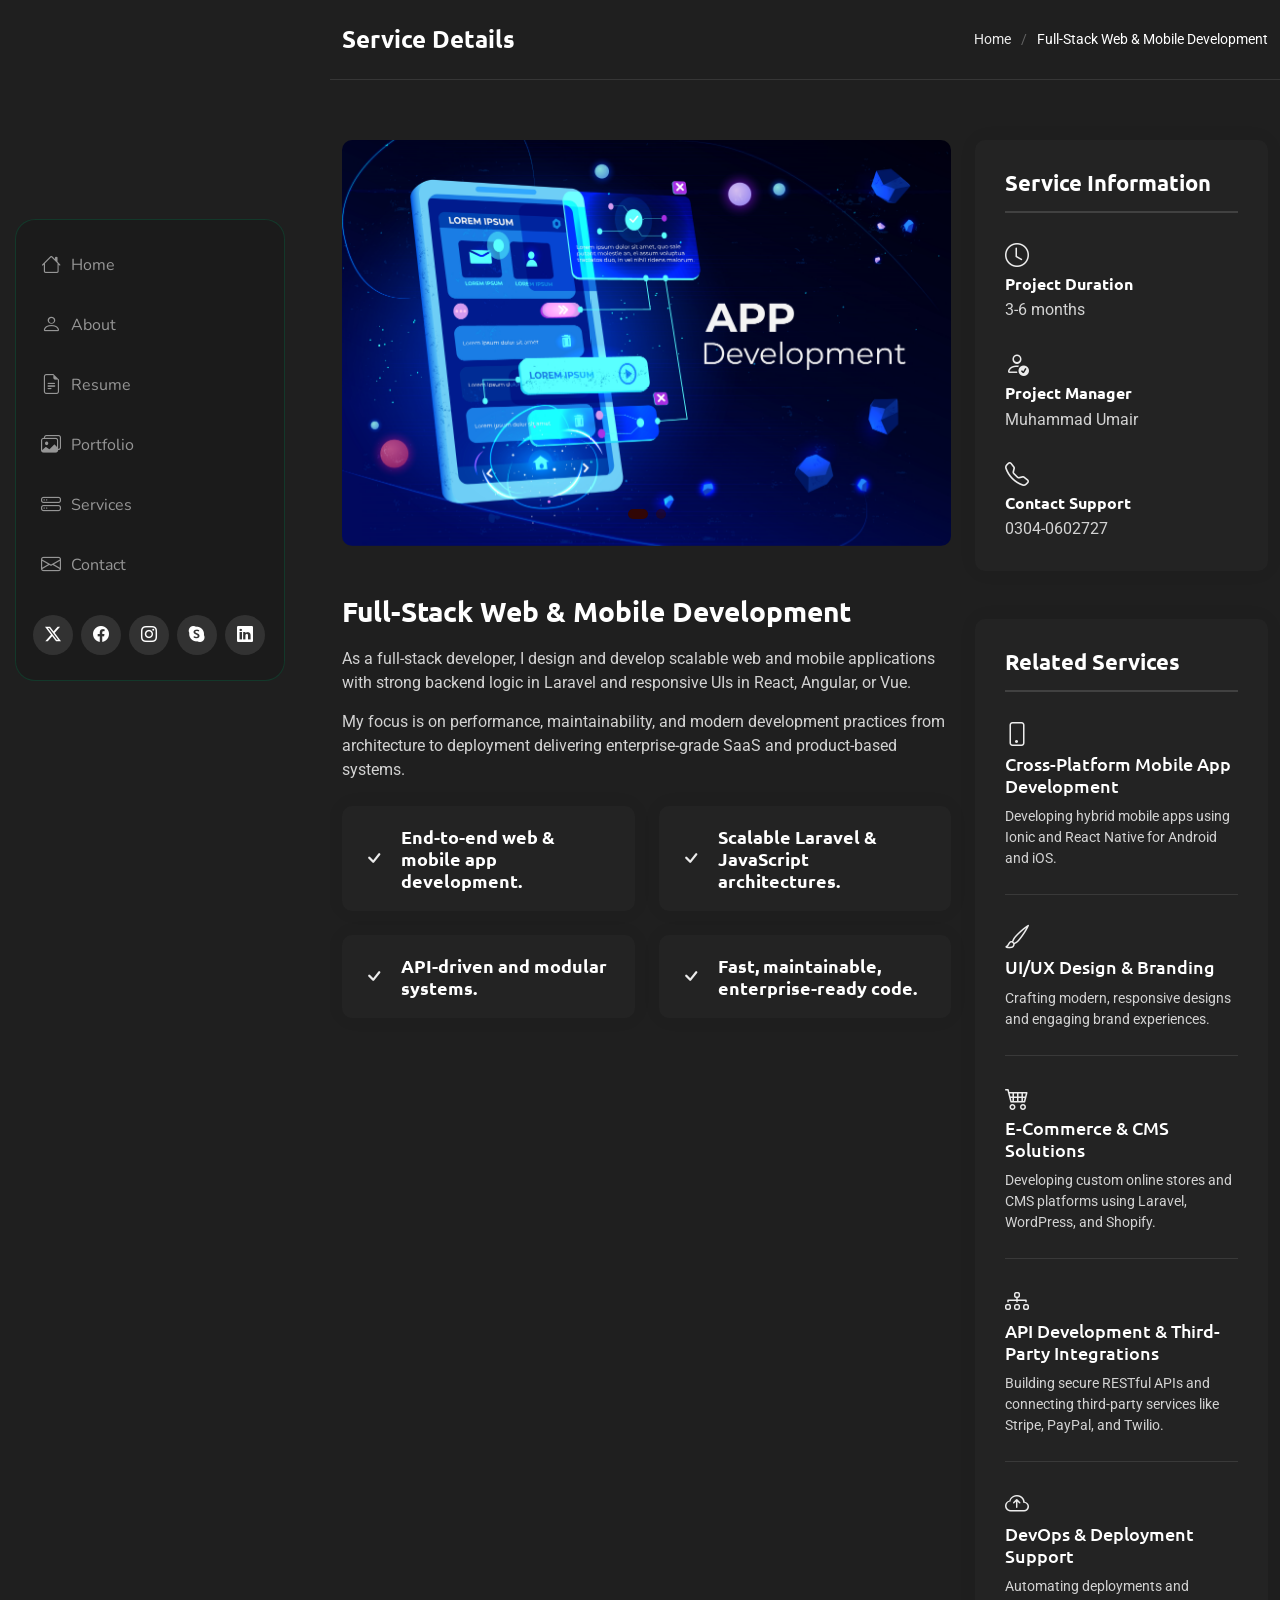
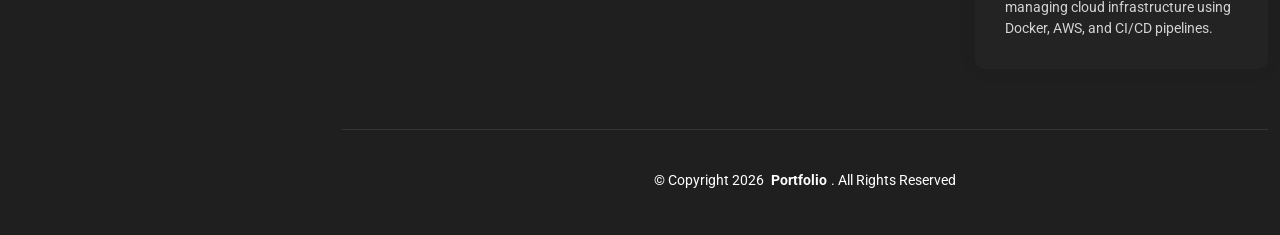
<file: service-details.html>
<!DOCTYPE html>
<html lang="en">

<head>
  <meta charset="utf-8">
  <meta content="width=device-width, initial-scale=1.0" name="viewport">
 <meta content="width=device-width, initial-scale=1.0" name="viewport">
  <title>Personal Portfolio | Muhammad Umair</title>
  <link href="assets/img/resume.png" rel="icon">  <meta name="description" content="">
  <meta name="keywords" content="">

  <!-- Favicons -->
  <link href="assets/img/apple-touch-icon.png" rel="apple-touch-icon">

  <!-- Fonts -->
  <link href="https://fonts.googleapis.com" rel="preconnect">
  <link href="https://fonts.gstatic.com" rel="preconnect" crossorigin>
  <link href="https://fonts.googleapis.com/css2?family=Roboto:ital,wght@0,100;0,300;0,400;0,500;0,700;0,900;1,100;1,300;1,400;1,500;1,700;1,900&family=Ubuntu:ital,wght@0,300;0,400;0,500;0,700;1,300;1,400;1,500;1,700&family=Nunito:ital,wght@0,200;0,300;0,400;0,500;0,600;0,700;0,800;0,900;1,200;1,300;1,400;1,500;1,600;1,700;1,800;1,900&display=swap" rel="stylesheet">

  <!-- Vendor CSS Files -->
  <link href="assets/vendor/bootstrap/css/bootstrap.min.css" rel="stylesheet">
  <link href="assets/vendor/bootstrap-icons/bootstrap-icons.css" rel="stylesheet">
  <link href="assets/vendor/aos/aos.css" rel="stylesheet">
  <link href="assets/vendor/glightbox/css/glightbox.min.css" rel="stylesheet">
  <link href="assets/vendor/swiper/swiper-bundle.min.css" rel="stylesheet">

  <!-- Main CSS File -->
  <link href="assets/css/main.css" rel="stylesheet">

  <!-- =======================================================
  * Template Name: SnapFolio
  * Template URL: https://bootstrapmade.com/snapfolio-bootstrap-portfolio-template/
  * Updated: Jul 21 2025 with Bootstrap v5.3.7
  * Author: BootstrapMade.com
  * License: https://bootstrapmade.com/license/
  ======================================================== -->
</head>

<body class="service-details-page">

  <header id="header" class="header dark-background d-flex flex-column justify-content-center">
    <i class="header-toggle d-xl-none bi bi-list"></i>

    <div class="header-container d-flex flex-column align-items-start">
      <nav id="navmenu" class="navmenu">
        <ul>
          <li><a href="index.html#hero"><i class="bi bi-house navicon"></i>Home</a></li>
          <li><a href="index.html#about"><i class="bi bi-person navicon"></i> About</a></li>
          <li><a href="index.html#resume"><i class="bi bi-file-earmark-text navicon"></i> Resume</a></li>
          <li><a href="index.html#portfolio"><i class="bi bi-images navicon"></i> Portfolio</a></li>
          <li><a href="index.html#services"><i class="bi bi-hdd-stack navicon"></i> Services</a></li>
          <!-- <li class="dropdown"><a href="#"><i class="bi bi-menu-button navicon"></i> <span>Dropdown</span> <i class="bi bi-chevron-down toggle-dropdown"></i></a>
            <ul>
              <li><a href="#">Dropdown 1</a></li>
              <li class="dropdown"><a href="#"><span>Deep Dropdown</span> <i class="bi bi-chevron-down toggle-dropdown"></i></a>
                <ul>
                  <li><a href="#">Deep Dropdown 1</a></li>
                  <li><a href="#">Deep Dropdown 2</a></li>
                  <li><a href="#">Deep Dropdown 3</a></li>
                  <li><a href="#">Deep Dropdown 4</a></li>
                  <li><a href="#">Deep Dropdown 5</a></li>
                </ul>
              </li>
              <li><a href="#">Dropdown 2</a></li>
              <li><a href="#">Dropdown 3</a></li>
              <li><a href="#">Dropdown 4</a></li>
            </ul>
          </li> -->
          <li><a href="#contact"><i class="bi bi-envelope navicon"></i> Contact</a></li>
        </ul>
      </nav>

        <div class="social-links text-center">
        <a href="#" class="twitter"><i class="bi bi-twitter-x"></i></a>
        <a href="https://www.facebook.com/umair.kamboh" class="facebook"><i class="bi bi-facebook"></i></a>
        <a href="#" class="instagram"><i class="bi bi-instagram"></i></a>
        <a href="#" class="google-plus"><i class="bi bi-skype"></i></a>
        <a href="https://www.linkedin.com/in/umair-kamboh/" class="linkedin"><i class="bi bi-linkedin"></i></a>
      </div>

    </div>

  </header>

  <main class="main">

    <!-- Page Title -->
    <div class="page-title dark-background">
      <div class="container d-lg-flex justify-content-between align-items-center">
        <h1 class="mb-2 mb-lg-0">Service Details</h1>
        <nav class="breadcrumbs">
          <ol>
            <li><a href="index.html">Home</a></li>
            <li class="current">Full-Stack Web & Mobile Development</li>
          </ol>
        </nav>
      </div>
    </div><!-- End Page Title -->

    <!-- Service Details Section -->
    <section id="service-details-1" class="service-details section">

      <div class="container" data-aos="fade-up" data-aos-delay="100">

        <div class="row gy-4">

          <div class="col-lg-8">
            <div class="service-details-slider swiper init-swiper">
              <script type="application/json" class="swiper-config">
                {
                  "loop": true,
                  "speed": 600,
                  "autoplay": {
                    "delay": 5000
                  },
                  "slidesPerView": 1,
                  "pagination": {
                    "el": ".swiper-pagination",
                    "type": "bullets",
                    "clickable": true
                  }
                }
              </script>
              <div class="swiper-wrapper align-items-center">
                <div class="swiper-slide">
                  <img src="assets/img/services/1720.jpg" alt="" class="img-fluid" loading="lazy">
                </div>
                <div class="swiper-slide">
                  <img src="assets/img/services/programming-background-collage.jpg" alt="" class="img-fluid" loading="lazy">
                </div>
              
              </div>
              <div class="swiper-pagination"></div>
            </div>

            <div class="content mt-5">
              <h3>Full-Stack Web & Mobile Development</h3>
              <p>
As a full-stack developer, I design and develop scalable web and mobile applications with strong backend logic in Laravel and responsive UIs in React, Angular, or Vue.              </p>
              <p>
My focus is on performance, maintainability, and modern development practices from architecture to deployment delivering enterprise-grade SaaS and product-based systems.              </p>

              <div class="features mt-4">
                <div class="row gy-4">
                  <div class="col-md-6" data-aos="fade-up" data-aos-delay="100">
                    <div class="feature-box d-flex align-items-center">
                      <i class="bi bi-check"></i>
                      <h4>End-to-end web & mobile app development.</h4>
                    </div>
                  </div>
                  <div class="col-md-6" data-aos="fade-up" data-aos-delay="200">
                    <div class="feature-box d-flex align-items-center">
                      <i class="bi bi-check"></i>
                      <h4>Scalable Laravel & JavaScript architectures.</h4>
                    </div>
                  </div>
                  <div class="col-md-6" data-aos="fade-up" data-aos-delay="300">
                    <div class="feature-box d-flex align-items-center">
                      <i class="bi bi-check"></i>
                      <h4>API-driven and modular systems.</h4>
                    </div>
                  </div>
                  <div class="col-md-6" data-aos="fade-up" data-aos-delay="400">
                    <div class="feature-box d-flex align-items-center">
                      <i class="bi bi-check"></i>
                      <h4>Fast, maintainable, enterprise-ready code.</h4>
                    </div>
                  </div>
                </div>
              </div>
            </div>
          </div>

          <div class="col-lg-4">
            <div class="service-info">
              <h4>Service Information</h4>
              <div class="info-item">
                <i class="bi bi-clock"></i>
                <h5>Project Duration</h5>
                <p>3-6 months</p>
              </div>
              <div class="info-item">
                <i class="bi bi-person-check"></i>
                <h5>Project Manager</h5>
                <p>Muhammad Umair</p>
              </div>
              <div class="info-item">
                <i class="bi bi-telephone"></i>
                <h5>Contact Support</h5>
                <p> 0304-0602727 </p>
              </div>
            </div>

            <div class="related-services mt-5">
              <h4>Related Services</h4>
              <div class="service-item">
                <i class="bi bi-phone"></i>
                <h5><a href="service-details-2.html">Cross-Platform Mobile App Development</a></h5>
                <p>Developing hybrid mobile apps using Ionic and React Native for Android and iOS.</p>
              </div>
              <div class="service-item">
                <i class="bi bi-brush"></i>
                <h5><a href="service.details-3.html">UI/UX Design & Branding</a></h5>
                <p>Crafting modern, responsive designs and engaging brand experiences.</p>
              </div>
              <div class="service-item">
                <i class="bi bi-cart4"></i>
                <h5><a href="service.details-4.html">E-Commerce & CMS Solutions</a></h5>
                <p>Developing custom online stores and CMS platforms using Laravel, WordPress, and Shopify.</p>
              </div>
              <div class="service-item">
                <i class="bi bi-diagram-3"></i>
                <h5><a href="service.details-5.html">API Development & Third-Party Integrations</a></h5>
                <p>Building secure RESTful APIs and connecting third-party services like Stripe, PayPal, and Twilio.</p>
              </div>
              <div class="service-item">
                <i class="bi bi-cloud-arrow-up"></i>
                <h5><a href="service.details-6.html">DevOps & Deployment Support</a></h5>
                <p>Automating deployments and managing cloud infrastructure using Docker, AWS, and CI/CD pipelines.</p>
              </div>
            </div>
          </div>

        </div>

      </div>

    </section><!-- /Service Details Section -->

  </main>

  <footer id="footer" class="footer position-relative">

    <div class="container">
      <div class="copyright text-center ">
        <p>© <span>Copyright</span> <span id="year"></span> <strong class="px-1 sitename">Portfolio</strong>. <span>All Rights Reserved</span>
      </div>
      <div class="credits">
        <!-- All the links in the footer should remain intact. -->
        <!-- You can delete the links only if you've purchased the pro version. -->
        <!-- Licensing information: https://bootstrapmade.com/license/ -->
        <!-- Purchase the pro version with working PHP/AJAX contact form: [buy-url] -->
        <!-- Designed by <a href="https://bootstrapmade.com/">BootstrapMade</a> -->
      </div>
    </div>

  </footer>

  <!-- Scroll Top -->
  <a href="#" id="scroll-top" class="scroll-top d-flex align-items-center justify-content-center"><i class="bi bi-arrow-up-short"></i></a>

  <!-- Preloader -->
  <div id="preloader"></div>

  <!-- Vendor JS Files -->
  <script src="assets/vendor/bootstrap/js/bootstrap.bundle.min.js"></script>
  <script src="assets/vendor/php-email-form/validate.js"></script>
  <script src="assets/vendor/aos/aos.js"></script>
  <script src="assets/vendor/typed.js/typed.umd.js"></script>
  <script src="assets/vendor/purecounter/purecounter_vanilla.js"></script>
  <script src="assets/vendor/waypoints/noframework.waypoints.js"></script>
  <script src="assets/vendor/isotope-layout/isotope.pkgd.min.js"></script>
  <script src="assets/vendor/imagesloaded/imagesloaded.pkgd.min.js"></script>
  <script src="assets/vendor/glightbox/js/glightbox.min.js"></script>
  <script src="assets/vendor/swiper/swiper-bundle.min.js"></script>

  <!-- Main JS File -->
  <script src="assets/js/main.js"></script>

</body>

</html>
</file>
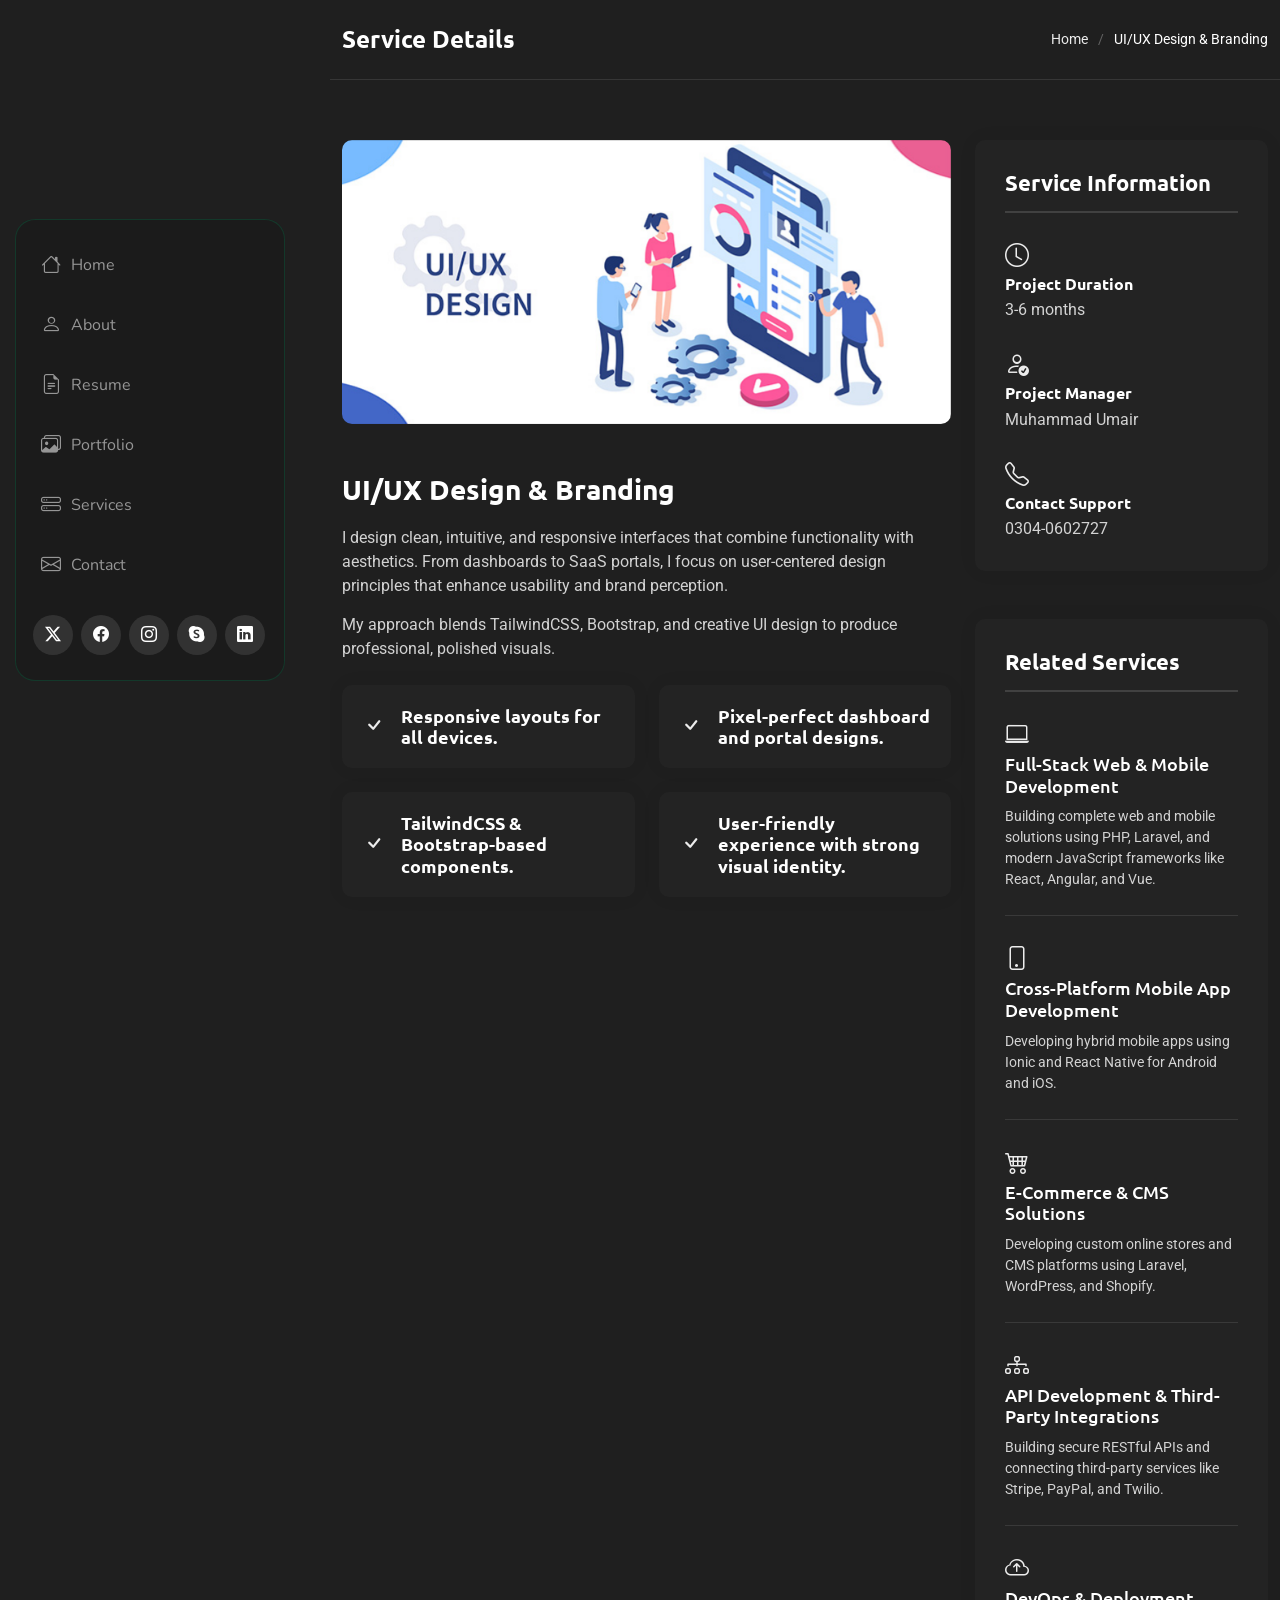
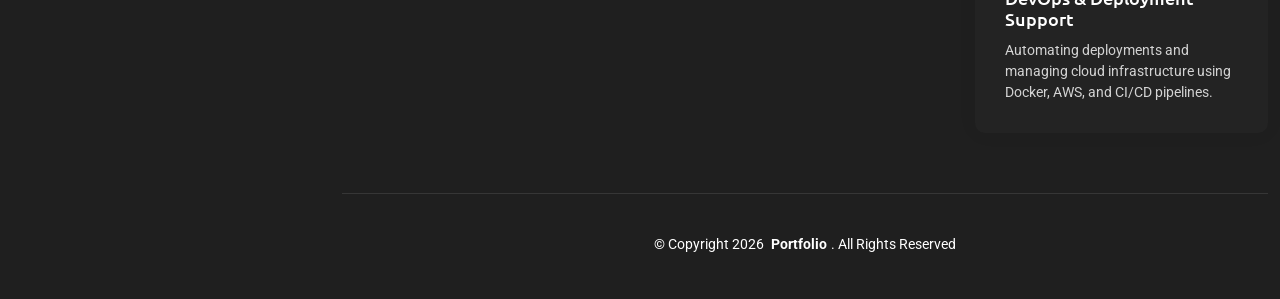
<file: service.details-3.html>
<!DOCTYPE html>
<html lang="en">

<head>
    <meta charset="utf-8">
    <meta content="width=device-width, initial-scale=1.0" name="viewport">
 <meta content="width=device-width, initial-scale=1.0" name="viewport">
  <title>Personal Portfolio | Muhammad Umair</title>
  <link href="assets/img/resume.png" rel="icon">    <meta name="description" content="">
    <meta name="keywords" content="">

    <!-- Favicons -->
    <link href="assets/img/apple-touch-icon.png" rel="apple-touch-icon">

    <!-- Fonts -->
    <link href="https://fonts.googleapis.com" rel="preconnect">
    <link href="https://fonts.gstatic.com" rel="preconnect" crossorigin>
    <link
        href="https://fonts.googleapis.com/css2?family=Roboto:ital,wght@0,100;0,300;0,400;0,500;0,700;0,900;1,100;1,300;1,400;1,500;1,700;1,900&family=Ubuntu:ital,wght@0,300;0,400;0,500;0,700;1,300;1,400;1,500;1,700&family=Nunito:ital,wght@0,200;0,300;0,400;0,500;0,600;0,700;0,800;0,900;1,200;1,300;1,400;1,500;1,600;1,700;1,800;1,900&display=swap"
        rel="stylesheet">

    <!-- Vendor CSS Files -->
    <link href="assets/vendor/bootstrap/css/bootstrap.min.css" rel="stylesheet">
    <link href="assets/vendor/bootstrap-icons/bootstrap-icons.css" rel="stylesheet">
    <link href="assets/vendor/aos/aos.css" rel="stylesheet">
    <link href="assets/vendor/glightbox/css/glightbox.min.css" rel="stylesheet">
    <link href="assets/vendor/swiper/swiper-bundle.min.css" rel="stylesheet">

    <!-- Main CSS File -->
    <link href="assets/css/main.css" rel="stylesheet">

    <!-- =======================================================
  * Template Name: SnapFolio
  * Template URL: https://bootstrapmade.com/snapfolio-bootstrap-portfolio-template/
  * Updated: Jul 21 2025 with Bootstrap v5.3.7
  * Author: BootstrapMade.com
  * License: https://bootstrapmade.com/license/
  ======================================================== -->
</head>

<body class="service-details-page">

    <header id="header" class="header dark-background d-flex flex-column justify-content-center">
        <i class="header-toggle d-xl-none bi bi-list"></i>

        <div class="header-container d-flex flex-column align-items-start">
            <nav id="navmenu" class="navmenu">
                <ul>
                    <li><a href="index.html#hero"><i class="bi bi-house navicon"></i>Home</a></li>
                    <li><a href="index.html#about"><i class="bi bi-person navicon"></i> About</a></li>
                    <li><a href="index.html#resume"><i class="bi bi-file-earmark-text navicon"></i> Resume</a></li>
                    <li><a href="index.html#portfolio"><i class="bi bi-images navicon"></i> Portfolio</a></li>
                    <li><a href="index.html#services"><i class="bi bi-hdd-stack navicon"></i> Services</a></li>
                    <!-- <li class="dropdown"><a href="#"><i class="bi bi-menu-button navicon"></i> <span>Dropdown</span> <i class="bi bi-chevron-down toggle-dropdown"></i></a>
            <ul>
              <li><a href="#">Dropdown 1</a></li>
              <li class="dropdown"><a href="#"><span>Deep Dropdown</span> <i class="bi bi-chevron-down toggle-dropdown"></i></a>
                <ul>
                  <li><a href="#">Deep Dropdown 1</a></li>
                  <li><a href="#">Deep Dropdown 2</a></li>
                  <li><a href="#">Deep Dropdown 3</a></li>
                  <li><a href="#">Deep Dropdown 4</a></li>
                  <li><a href="#">Deep Dropdown 5</a></li>
                </ul>
              </li>
              <li><a href="#">Dropdown 2</a></li>
              <li><a href="#">Dropdown 3</a></li>
              <li><a href="#">Dropdown 4</a></li>
            </ul>
          </li> -->
                    <li><a href="#contact"><i class="bi bi-envelope navicon"></i> Contact</a></li>
                </ul>
            </nav>

             <div class="social-links text-center">
        <a href="#" class="twitter"><i class="bi bi-twitter-x"></i></a>
        <a href="https://www.facebook.com/umair.kamboh" class="facebook"><i class="bi bi-facebook"></i></a>
        <a href="#" class="instagram"><i class="bi bi-instagram"></i></a>
        <a href="#" class="google-plus"><i class="bi bi-skype"></i></a>
        <a href="https://www.linkedin.com/in/umair-kamboh/" class="linkedin"><i class="bi bi-linkedin"></i></a>
      </div>

        </div>

    </header>

    <main class="main">

        <!-- Page Title -->
        <div class="page-title dark-background">
            <div class="container d-lg-flex justify-content-between align-items-center">
                <h1 class="mb-2 mb-lg-0">Service Details</h1>
                <nav class="breadcrumbs">
                    <ol>
                        <li><a href="index.html">Home</a></li>
                        <li class="current">UI/UX Design & Branding</li>
                    </ol>
                </nav>
            </div>
        </div><!-- End Page Title -->

        <!-- Service Details Section -->
        <section id="service-details-1" class="service-details section">

            <div class="container" data-aos="fade-up" data-aos-delay="100">

                <div class="row gy-4">

                    <div class="col-lg-8">
                        <div class="service-details-slider swiper init-swiper">
                            <script type="application/json" class="swiper-config">
                {
                  "loop": true,
                  "speed": 600,
                  "autoplay": {
                    "delay": 5000
                  },
                  "slidesPerView": 1,
                  "pagination": {
                    "el": ".swiper-pagination",
                    "type": "bullets",
                    "clickable": true
                  }
                }
              </script>
                            <div class="swiper-wrapper align-items-center">
                                <div class="swiper-slide">
                                    <img src="assets/img/services/ui-1.jpg" alt="" class="img-fluid" loading="lazy">
                                </div>

                            </div>
                            <div class="swiper-pagination"></div>
                        </div>

                        <div class="content mt-5">
                            <h3>UI/UX Design & Branding</h3>
                            <p>
                                 I design clean, intuitive, and responsive interfaces that combine functionality with
                                aesthetics. From dashboards to SaaS portals, I focus on user-centered design principles
                                that enhance usability and brand perception.
                            <p>
                                 My approach blends TailwindCSS, Bootstrap, and creative UI design to produce
                                professional, polished visuals.
                              <div class="features mt-4">
                                <div class="row gy-4">
                                    <div class="col-md-6" data-aos="fade-up" data-aos-delay="100">
                                        <div class="feature-box d-flex align-items-center">
                                            <i class="bi bi-check"></i>
                                            <h4>Responsive layouts for all devices.</h4>
                                        </div>
                                    </div>
                                    <div class="col-md-6" data-aos="fade-up" data-aos-delay="200">
                                        <div class="feature-box d-flex align-items-center">
                                            <i class="bi bi-check"></i>
                                            <h4>Pixel-perfect dashboard and portal designs.</h4>
                                        </div>
                                    </div>
                                    <div class="col-md-6" data-aos="fade-up" data-aos-delay="300">
                                        <div class="feature-box d-flex align-items-center">
                                            <i class="bi bi-check"></i>
                                            <h4>TailwindCSS & Bootstrap-based components.</h4>
                                        </div>
                                    </div>
                                    <div class="col-md-6" data-aos="fade-up" data-aos-delay="400">
                                        <div class="feature-box d-flex align-items-center">
                                            <i class="bi bi-check"></i>
                                            <h4>User-friendly experience with strong visual identity.</h4>
                                        </div>
                                    </div>
                                </div>
                            </div>
                        </div>
                    </div>


                    <div class="col-lg-4">
                        <div class="service-info">
                            <h4>Service Information</h4>
                            <div class="info-item">
                                <i class="bi bi-clock"></i>
                                <h5>Project Duration</h5>
                                <p>3-6 months</p>
                            </div>
                            <div class="info-item">
                                <i class="bi bi-person-check"></i>
                                <h5>Project Manager</h5>
                                <p>Muhammad Umair</p>
                            </div>
                            <div class="info-item">
                                <i class="bi bi-telephone"></i>
                                <h5>Contact Support</h5>
                                <p>0304-0602727
                                </p>
                            </div>
                        </div>
 <div class="related-services mt-5">
                            <h4>Related Services</h4>
                            <div class="service-item">
                                <i class="bi bi-laptop"></i>
                                <h5><a href="service-details.html">Full-Stack Web & Mobile Development</a></h5>
                                <p>Building complete web and mobile solutions using PHP, Laravel, and modern JavaScript
                                    frameworks like React, Angular, and Vue.</p>
                            </div>
                            <div class="service-item">
                                <i class="bi bi-phone"></i>
                                <h5><a href="service-details-2.html">Cross-Platform Mobile App Development</a></h5>
                                <p>Developing hybrid mobile apps using Ionic and React Native for Android and iOS.</p>
                            </div>
                            <div class="service-item">
                                <i class="bi bi-cart4"></i>
                                <h5><a href="service.details-4.html">E-Commerce & CMS Solutions</a></h5>
                                <p>Developing custom online stores and CMS platforms using Laravel, WordPress, and
                                    Shopify.</p>
                            </div>
                            <div class="service-item">
                                <i class="bi bi-diagram-3"></i>
                                <h5><a href="service.details-5.html">API Development & Third-Party Integrations</a></h5>
                                <p>Building secure RESTful APIs and connecting third-party services like Stripe, PayPal,
                                    and Twilio.</p>
                            </div>
                            <div class="service-item">
                                <i class="bi bi-cloud-arrow-up"></i>
                                <h5><a href="service.details-6.html">DevOps & Deployment Support</a></h5>
                                <p>Automating deployments and managing cloud infrastructure using Docker, AWS, and CI/CD
                                    pipelines.</p>
                            </div>
                        </div>
                    </div>

                </div>
                </div>

            </div>

        </section><!-- /Service Details Section -->

    </main>

    <footer id="footer" class="footer position-relative">

        <div class="container">
            <div class="copyright text-center ">
                <p>© <span>Copyright</span> <span id="year"></span> <strong class="px-1 sitename">Portfolio</strong>.
                    <span>All Rights Reserved</span>
            </div>
            <div class="credits">
                <!-- All the links in the footer should remain intact. -->
                <!-- You can delete the links only if you've purchased the pro version. -->
                <!-- Licensing information: https://bootstrapmade.com/license/ -->
                <!-- Purchase the pro version with working PHP/AJAX contact form: [buy-url] -->
                <!-- Designed by <a href="https://bootstrapmade.com/">BootstrapMade</a> -->
            </div>
        </div>

    </footer>

    <!-- Scroll Top -->
    <a href="#" id="scroll-top" class="scroll-top d-flex align-items-center justify-content-center"><i
            class="bi bi-arrow-up-short"></i></a>

    <!-- Preloader -->
    <div id="preloader"></div>

    <!-- Vendor JS Files -->
    <script src="assets/vendor/bootstrap/js/bootstrap.bundle.min.js"></script>
    <script src="assets/vendor/php-email-form/validate.js"></script>
    <script src="assets/vendor/aos/aos.js"></script>
    <script src="assets/vendor/typed.js/typed.umd.js"></script>
    <script src="assets/vendor/purecounter/purecounter_vanilla.js"></script>
    <script src="assets/vendor/waypoints/noframework.waypoints.js"></script>
    <script src="assets/vendor/isotope-layout/isotope.pkgd.min.js"></script>
    <script src="assets/vendor/imagesloaded/imagesloaded.pkgd.min.js"></script>
    <script src="assets/vendor/glightbox/js/glightbox.min.js"></script>
    <script src="assets/vendor/swiper/swiper-bundle.min.js"></script>

    <!-- Main JS File -->
    <script src="assets/js/main.js"></script>

</body>

</html>
</file>
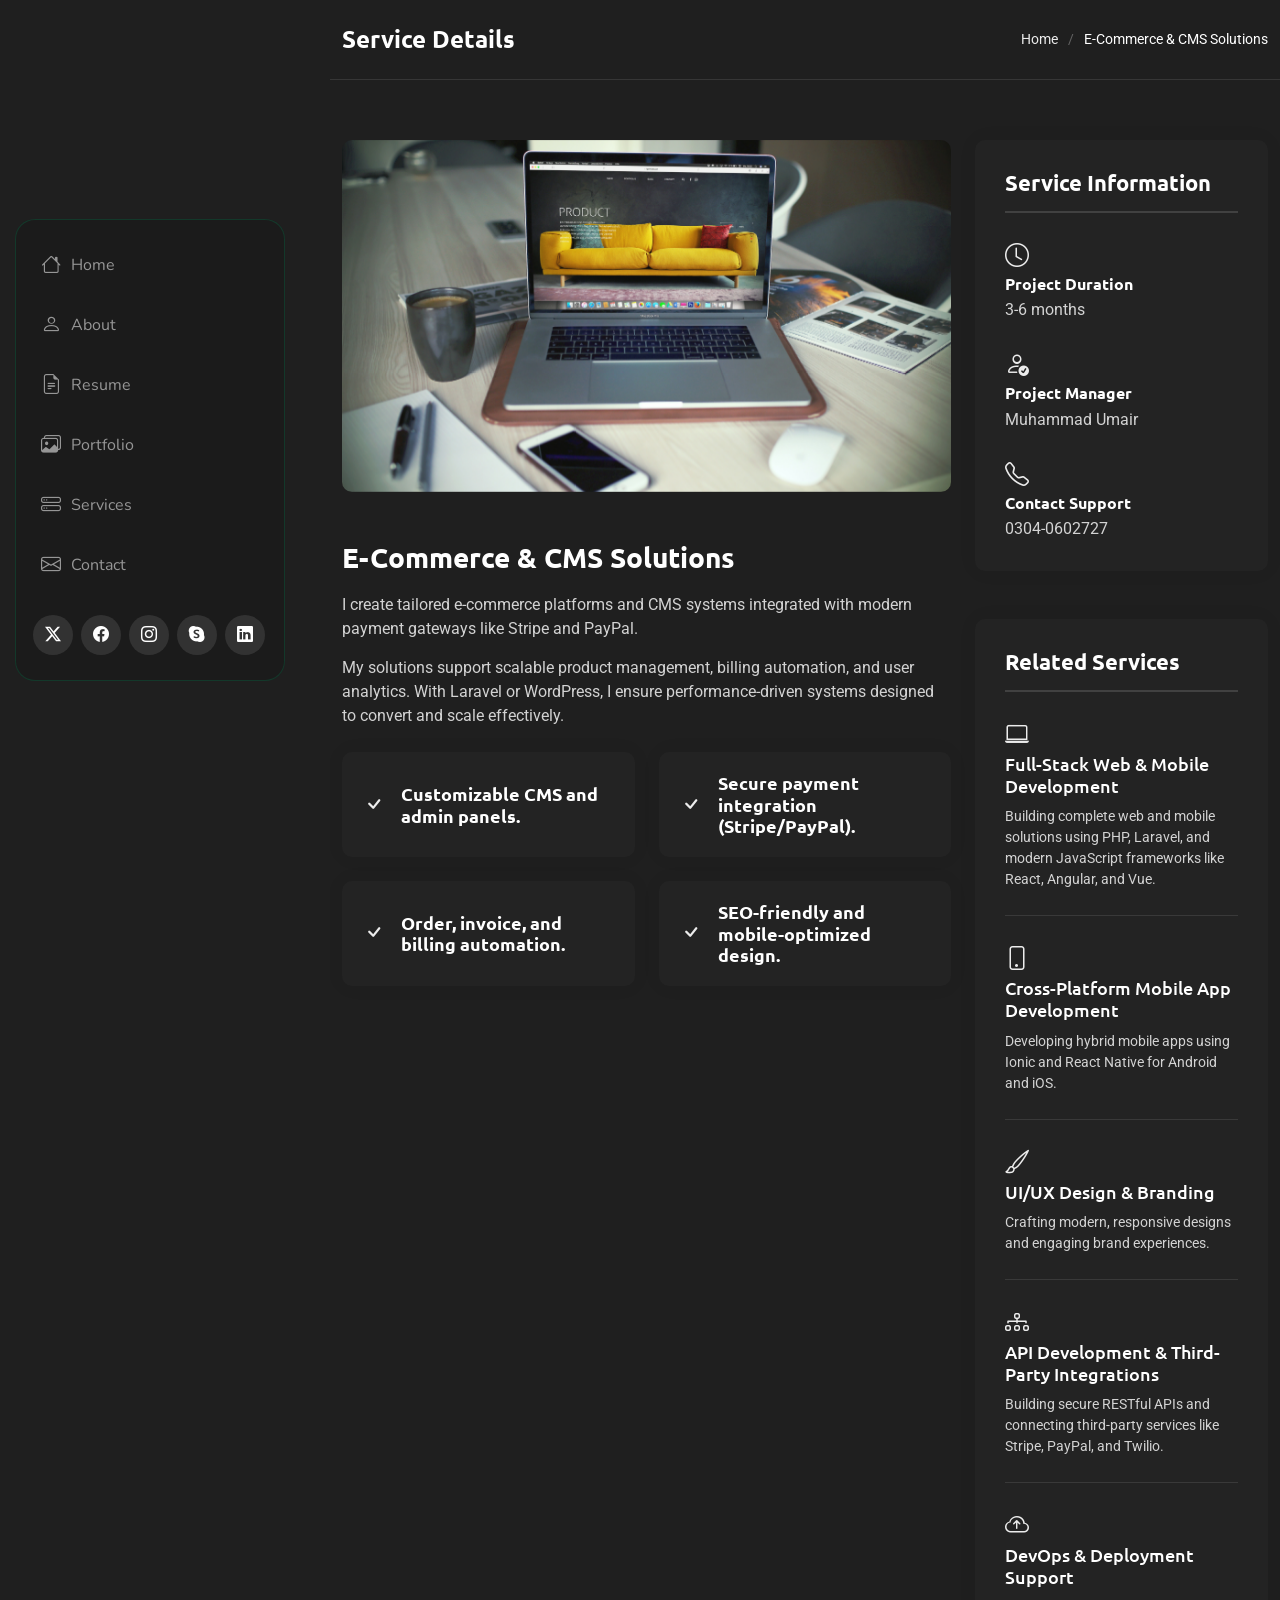
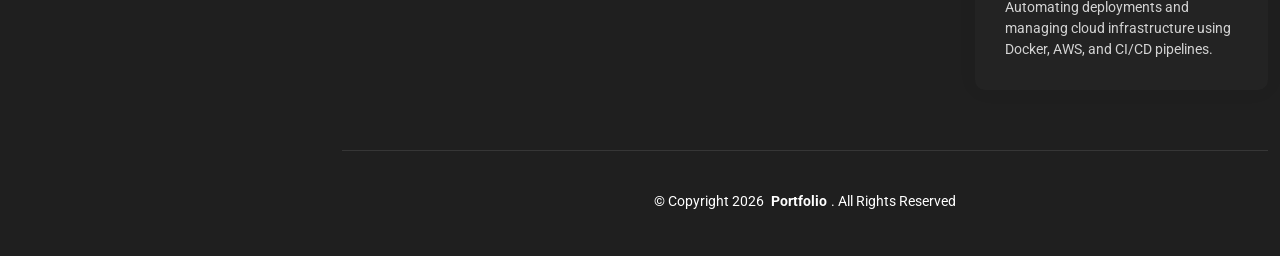
<file: service.details-4.html>
<!DOCTYPE html>
<html lang="en">

<head>
    <meta charset="utf-8">
    <meta content="width=device-width, initial-scale=1.0" name="viewport">
 <meta content="width=device-width, initial-scale=1.0" name="viewport">
  <title>Personal Portfolio | Muhammad Umair</title>
  <link href="assets/img/resume.png" rel="icon">    <meta name="description" content="">
    <meta name="keywords" content="">

    <!-- Favicons -->
    <link href="assets/img/apple-touch-icon.png" rel="apple-touch-icon">

    <!-- Fonts -->
    <link href="https://fonts.googleapis.com" rel="preconnect">
    <link href="https://fonts.gstatic.com" rel="preconnect" crossorigin>
    <link
        href="https://fonts.googleapis.com/css2?family=Roboto:ital,wght@0,100;0,300;0,400;0,500;0,700;0,900;1,100;1,300;1,400;1,500;1,700;1,900&family=Ubuntu:ital,wght@0,300;0,400;0,500;0,700;1,300;1,400;1,500;1,700&family=Nunito:ital,wght@0,200;0,300;0,400;0,500;0,600;0,700;0,800;0,900;1,200;1,300;1,400;1,500;1,600;1,700;1,800;1,900&display=swap"
        rel="stylesheet">

    <!-- Vendor CSS Files -->
    <link href="assets/vendor/bootstrap/css/bootstrap.min.css" rel="stylesheet">
    <link href="assets/vendor/bootstrap-icons/bootstrap-icons.css" rel="stylesheet">
    <link href="assets/vendor/aos/aos.css" rel="stylesheet">
    <link href="assets/vendor/glightbox/css/glightbox.min.css" rel="stylesheet">
    <link href="assets/vendor/swiper/swiper-bundle.min.css" rel="stylesheet">

    <!-- Main CSS File -->
    <link href="assets/css/main.css" rel="stylesheet">

    <!-- =======================================================
  * Template Name: SnapFolio
  * Template URL: https://bootstrapmade.com/snapfolio-bootstrap-portfolio-template/
  * Updated: Jul 21 2025 with Bootstrap v5.3.7
  * Author: BootstrapMade.com
  * License: https://bootstrapmade.com/license/
  ======================================================== -->
</head>

<body class="service-details-page">

    <header id="header" class="header dark-background d-flex flex-column justify-content-center">
        <i class="header-toggle d-xl-none bi bi-list"></i>

        <div class="header-container d-flex flex-column align-items-start">
            <nav id="navmenu" class="navmenu">
                <ul>
                    <li><a href="index.html#hero"><i class="bi bi-house navicon"></i>Home</a></li>
                    <li><a href="index.html#about"><i class="bi bi-person navicon"></i> About</a></li>
                    <li><a href="index.html#resume"><i class="bi bi-file-earmark-text navicon"></i> Resume</a></li>
                    <li><a href="index.html#portfolio"><i class="bi bi-images navicon"></i> Portfolio</a></li>
                    <li><a href="index.html#services"><i class="bi bi-hdd-stack navicon"></i> Services</a></li>
                    <!-- <li class="dropdown"><a href="#"><i class="bi bi-menu-button navicon"></i> <span>Dropdown</span> <i class="bi bi-chevron-down toggle-dropdown"></i></a>
            <ul>
              <li><a href="#">Dropdown 1</a></li>
              <li class="dropdown"><a href="#"><span>Deep Dropdown</span> <i class="bi bi-chevron-down toggle-dropdown"></i></a>
                <ul>
                  <li><a href="#">Deep Dropdown 1</a></li>
                  <li><a href="#">Deep Dropdown 2</a></li>
                  <li><a href="#">Deep Dropdown 3</a></li>
                  <li><a href="#">Deep Dropdown 4</a></li>
                  <li><a href="#">Deep Dropdown 5</a></li>
                </ul>
              </li>
              <li><a href="#">Dropdown 2</a></li>
              <li><a href="#">Dropdown 3</a></li>
              <li><a href="#">Dropdown 4</a></li>
            </ul>
          </li> -->
                    <li><a href="#contact"><i class="bi bi-envelope navicon"></i> Contact</a></li>
                </ul>
            </nav>

             <div class="social-links text-center">
        <a href="#" class="twitter"><i class="bi bi-twitter-x"></i></a>
        <a href="https://www.facebook.com/umair.kamboh" class="facebook"><i class="bi bi-facebook"></i></a>
        <a href="#" class="instagram"><i class="bi bi-instagram"></i></a>
        <a href="#" class="google-plus"><i class="bi bi-skype"></i></a>
        <a href="https://www.linkedin.com/in/umair-kamboh/" class="linkedin"><i class="bi bi-linkedin"></i></a>
      </div>

        </div>

    </header>

    <main class="main">

        <!-- Page Title -->
        <div class="page-title dark-background">
            <div class="container d-lg-flex justify-content-between align-items-center">
                <h1 class="mb-2 mb-lg-0">Service Details</h1>
                <nav class="breadcrumbs">
                    <ol>
                        <li><a href="index.html">Home</a></li>
                        <li class="current">E-Commerce & CMS Solutions</li>
                    </ol>
                </nav>
            </div>
        </div><!-- End Page Title -->

        <!-- Service Details Section -->
        <section id="service-details-1" class="service-details section">

            <div class="container" data-aos="fade-up" data-aos-delay="100">

                <div class="row gy-4">

                    <div class="col-lg-8">
                        <div class="service-details-slider swiper init-swiper">
                            <script type="application/json" class="swiper-config">
                {
                  "loop": true,
                  "speed": 600,
                  "autoplay": {
                    "delay": 5000
                  },
                  "slidesPerView": 1,
                  "pagination": {
                    "el": ".swiper-pagination",
                    "type": "bullets",
                    "clickable": true
                  }
                }
              </script>
                            <div class="swiper-wrapper align-items-center">
                                <div class="swiper-slide">
                                    <img src="assets/img/services/igor-miske-Px3iBXV-4TU-unsplash.jpg" alt="" class="img-fluid" loading="lazy">
                                </div>

                            </div>
                            <div class="swiper-pagination"></div>
                        </div>

                        <div class="content mt-5">
                            <h3>E-Commerce & CMS Solutions</h3>
                            <p>
                                I create tailored e-commerce platforms and CMS systems integrated with modern payment
                                gateways like Stripe and PayPal.
                            <p>
                                My solutions support scalable product management, billing automation, and user
                                analytics. With Laravel or WordPress, I ensure performance-driven systems designed to
                                convert and scale effectively.
                            <div class="features mt-4">
                                <div class="row gy-4">
                                    <div class="col-md-6" data-aos="fade-up" data-aos-delay="100">
                                        <div class="feature-box d-flex align-items-center">
                                            <i class="bi bi-check"></i>
                                            <h4>Customizable CMS and admin panels.</h4>
                                        </div>
                                    </div>
                                    <div class="col-md-6" data-aos="fade-up" data-aos-delay="200">
                                        <div class="feature-box d-flex align-items-center">
                                            <i class="bi bi-check"></i>
                                            <h4>Secure payment integration (Stripe/PayPal).</h4>
                                        </div>
                                    </div>
                                    <div class="col-md-6" data-aos="fade-up" data-aos-delay="300">
                                        <div class="feature-box d-flex align-items-center">
                                            <i class="bi bi-check"></i>
                                            <h4>Order, invoice, and billing automation.</h4>
                                        </div>
                                    </div>
                                    <div class="col-md-6" data-aos="fade-up" data-aos-delay="400">
                                        <div class="feature-box d-flex align-items-center">
                                            <i class="bi bi-check"></i>
                                            <h4>SEO-friendly and mobile-optimized design.</h4>
                                        </div>
                                    </div>
                                </div>
                            </div>
                        </div>
                    </div>

                    <div class="col-lg-4">
                        <div class="service-info">
                            <h4>Service Information</h4>
                            <div class="info-item">
                                <i class="bi bi-clock"></i>
                                <h5>Project Duration</h5>
                                <p>3-6 months</p>
                            </div>
                            <div class="info-item">
                                <i class="bi bi-person-check"></i>
                                <h5>Project Manager</h5>
                                <p>Muhammad Umair</p>
                            </div>
                            <div class="info-item">
                                <i class="bi bi-telephone"></i>
                                <h5>Contact Support</h5>
                                <p>0304-0602727
                                </p>
                            </div>
                        </div>

                        <div class="related-services mt-5">
                            <h4>Related Services</h4>
                            <div class="service-item">
                                <i class="bi bi-laptop"></i>
                                <h5><a href="service-details.html">Full-Stack Web & Mobile Development</a></h5>
                                <p>Building complete web and mobile solutions using PHP, Laravel, and modern JavaScript
                                    frameworks like React, Angular, and Vue.</p>
                            </div>
                           <div class="service-item">
                                <i class="bi bi-phone"></i>
                                <h5><a href="service-details-2.html">Cross-Platform Mobile App Development</a></h5>
                                <p>Developing hybrid mobile apps using Ionic and React Native for Android and iOS.</p>
                            </div>
                            <div class="service-item">
                                <i class="bi bi-brush"></i>
                                <h5><a href="service.details-3.html">UI/UX Design & Branding</a></h5>
                                <p>Crafting modern, responsive designs and engaging brand experiences.</p>
                            </div>
                            <div class="service-item">
                                <i class="bi bi-diagram-3"></i>
                                <h5><a href="service.details-5.html">API Development & Third-Party Integrations</a></h5>
                                <p>Building secure RESTful APIs and connecting third-party services like Stripe, PayPal,
                                    and Twilio.</p>
                            </div>
                            <div class="service-item">
                                <i class="bi bi-cloud-arrow-up"></i>
                                <h5><a href="service.details-6.html">DevOps & Deployment Support</a></h5>
                                <p>Automating deployments and managing cloud infrastructure using Docker, AWS, and CI/CD
                                    pipelines.</p>
                            </div>
                        </div>
                    </div>

                </div>

            </div>

        </section><!-- /Service Details Section -->

    </main>

    <footer id="footer" class="footer position-relative">

        <div class="container">
            <div class="copyright text-center ">
                <p>© <span>Copyright</span> <span id="year"></span> <strong class="px-1 sitename">Portfolio</strong>.
                    <span>All Rights Reserved</span>
            </div>
            <div class="credits">
                <!-- All the links in the footer should remain intact. -->
                <!-- You can delete the links only if you've purchased the pro version. -->
                <!-- Licensing information: https://bootstrapmade.com/license/ -->
                <!-- Purchase the pro version with working PHP/AJAX contact form: [buy-url] -->
                <!-- Designed by <a href="https://bootstrapmade.com/">BootstrapMade</a> -->
            </div>
        </div>

    </footer>

    <!-- Scroll Top -->
    <a href="#" id="scroll-top" class="scroll-top d-flex align-items-center justify-content-center"><i
            class="bi bi-arrow-up-short"></i></a>

    <!-- Preloader -->
    <div id="preloader"></div>

    <!-- Vendor JS Files -->
    <script src="assets/vendor/bootstrap/js/bootstrap.bundle.min.js"></script>
    <script src="assets/vendor/php-email-form/validate.js"></script>
    <script src="assets/vendor/aos/aos.js"></script>
    <script src="assets/vendor/typed.js/typed.umd.js"></script>
    <script src="assets/vendor/purecounter/purecounter_vanilla.js"></script>
    <script src="assets/vendor/waypoints/noframework.waypoints.js"></script>
    <script src="assets/vendor/isotope-layout/isotope.pkgd.min.js"></script>
    <script src="assets/vendor/imagesloaded/imagesloaded.pkgd.min.js"></script>
    <script src="assets/vendor/glightbox/js/glightbox.min.js"></script>
    <script src="assets/vendor/swiper/swiper-bundle.min.js"></script>

    <!-- Main JS File -->
    <script src="assets/js/main.js"></script>

</body>

</html>
</file>
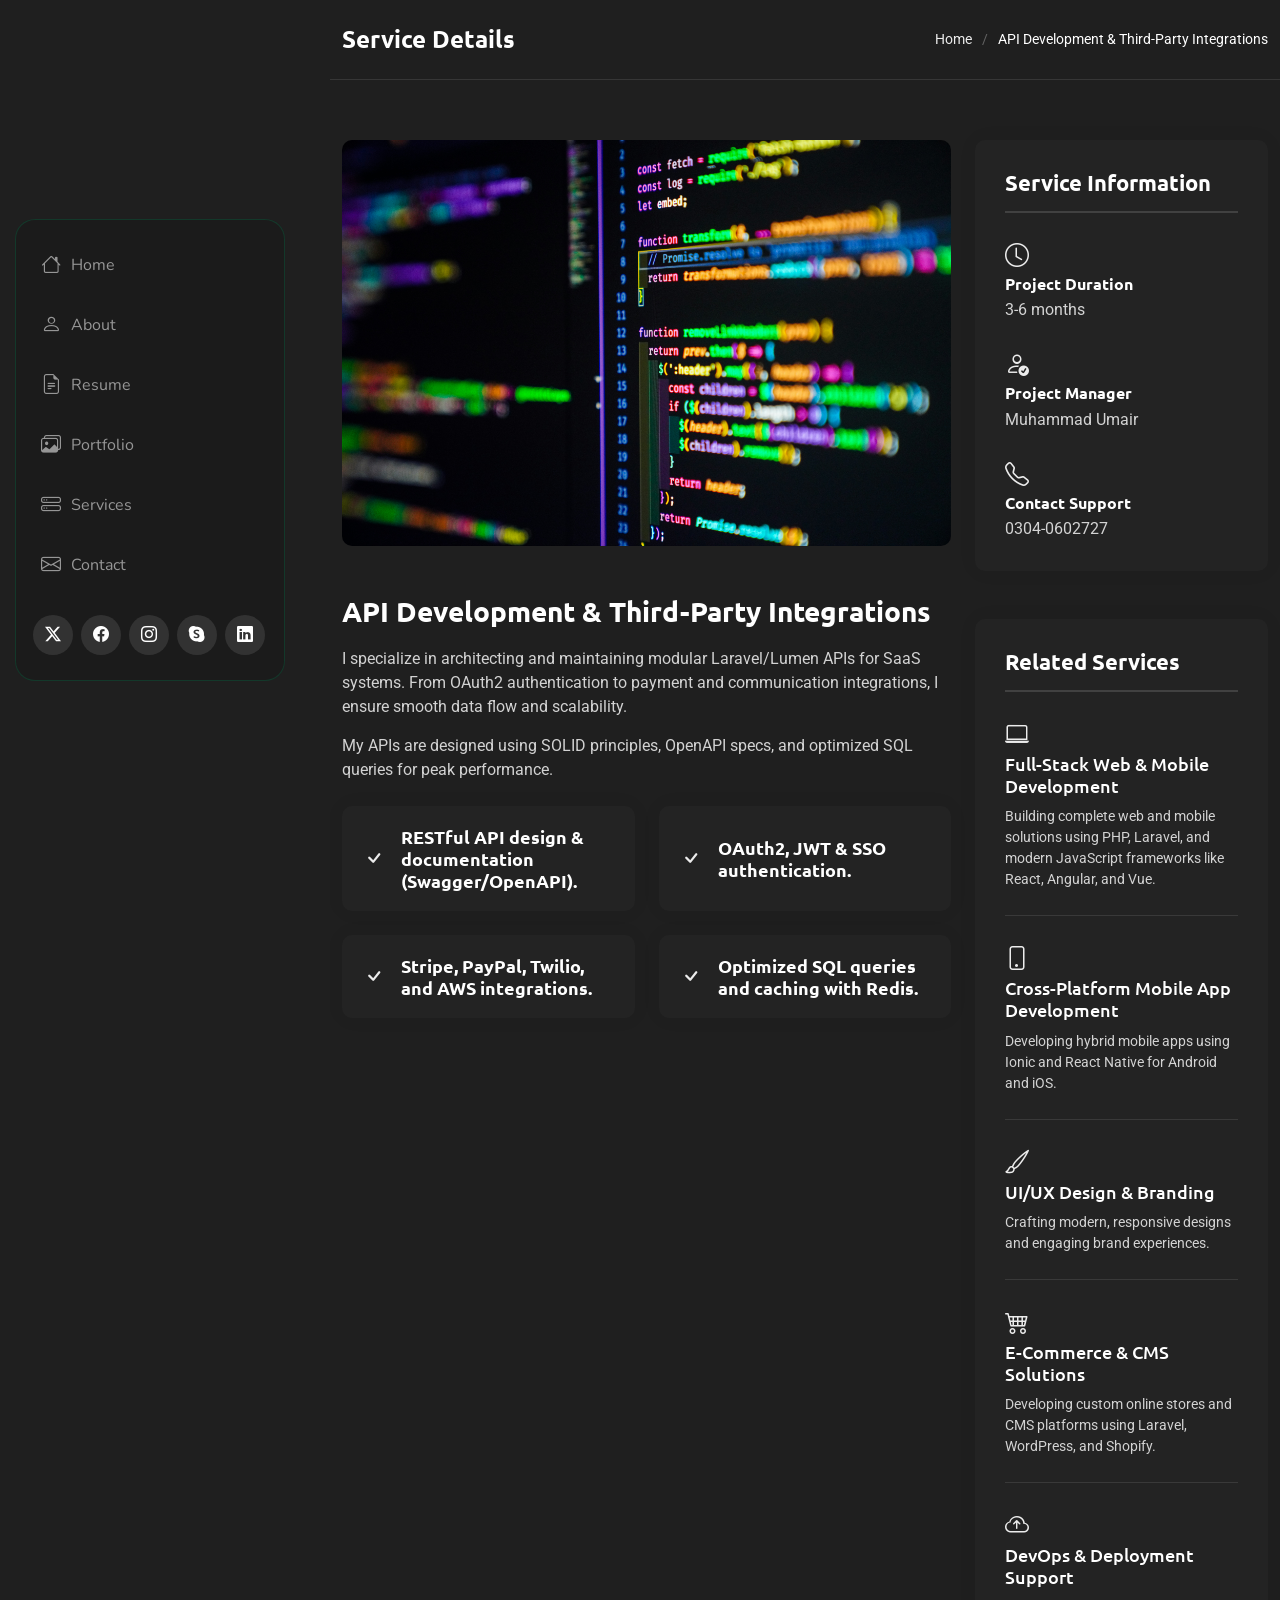
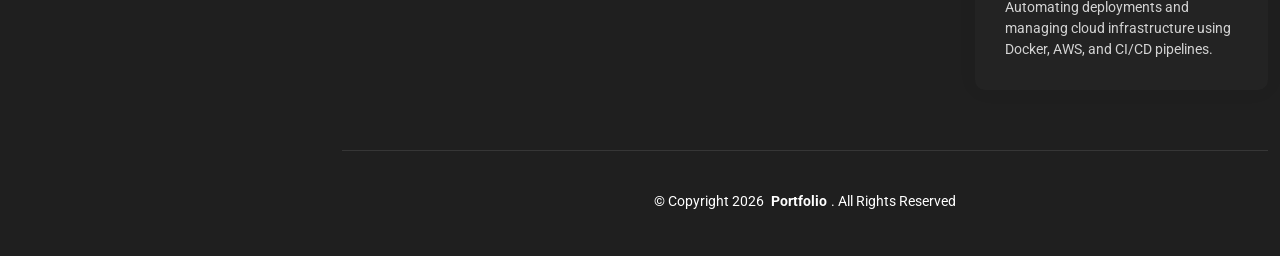
<file: service.details-5.html>
<!DOCTYPE html>
<html lang="en">

<head>
    <meta charset="utf-8">
    <meta content="width=device-width, initial-scale=1.0" name="viewport">
 <meta content="width=device-width, initial-scale=1.0" name="viewport">
  <title>Personal Portfolio | Muhammad Umair</title>
  <link href="assets/img/resume.png" rel="icon">    <meta name="description" content="">
    <meta name="keywords" content="">

    <!-- Favicons -->
    <link href="assets/img/apple-touch-icon.png" rel="apple-touch-icon">

    <!-- Fonts -->
    <link href="https://fonts.googleapis.com" rel="preconnect">
    <link href="https://fonts.gstatic.com" rel="preconnect" crossorigin>
    <link
        href="https://fonts.googleapis.com/css2?family=Roboto:ital,wght@0,100;0,300;0,400;0,500;0,700;0,900;1,100;1,300;1,400;1,500;1,700;1,900&family=Ubuntu:ital,wght@0,300;0,400;0,500;0,700;1,300;1,400;1,500;1,700&family=Nunito:ital,wght@0,200;0,300;0,400;0,500;0,600;0,700;0,800;0,900;1,200;1,300;1,400;1,500;1,600;1,700;1,800;1,900&display=swap"
        rel="stylesheet">

    <!-- Vendor CSS Files -->
    <link href="assets/vendor/bootstrap/css/bootstrap.min.css" rel="stylesheet">
    <link href="assets/vendor/bootstrap-icons/bootstrap-icons.css" rel="stylesheet">
    <link href="assets/vendor/aos/aos.css" rel="stylesheet">
    <link href="assets/vendor/glightbox/css/glightbox.min.css" rel="stylesheet">
    <link href="assets/vendor/swiper/swiper-bundle.min.css" rel="stylesheet">

    <!-- Main CSS File -->
    <link href="assets/css/main.css" rel="stylesheet">

    <!-- =======================================================
  * Template Name: SnapFolio
  * Template URL: https://bootstrapmade.com/snapfolio-bootstrap-portfolio-template/
  * Updated: Jul 21 2025 with Bootstrap v5.3.7
  * Author: BootstrapMade.com
  * License: https://bootstrapmade.com/license/
  ======================================================== -->
</head>

<body class="service-details-page">

    <header id="header" class="header dark-background d-flex flex-column justify-content-center">
        <i class="header-toggle d-xl-none bi bi-list"></i>

        <div class="header-container d-flex flex-column align-items-start">
            <nav id="navmenu" class="navmenu">
                <ul>
                    <li><a href="index.html#hero"><i class="bi bi-house navicon"></i>Home</a></li>
                    <li><a href="index.html#about"><i class="bi bi-person navicon"></i> About</a></li>
                    <li><a href="index.html#resume"><i class="bi bi-file-earmark-text navicon"></i> Resume</a></li>
                    <li><a href="index.html#portfolio"><i class="bi bi-images navicon"></i> Portfolio</a></li>
                    <li><a href="index.html#services"><i class="bi bi-hdd-stack navicon"></i> Services</a></li>
                    <!-- <li class="dropdown"><a href="#"><i class="bi bi-menu-button navicon"></i> <span>Dropdown</span> <i class="bi bi-chevron-down toggle-dropdown"></i></a>
            <ul>
              <li><a href="#">Dropdown 1</a></li>
              <li class="dropdown"><a href="#"><span>Deep Dropdown</span> <i class="bi bi-chevron-down toggle-dropdown"></i></a>
                <ul>
                  <li><a href="#">Deep Dropdown 1</a></li>
                  <li><a href="#">Deep Dropdown 2</a></li>
                  <li><a href="#">Deep Dropdown 3</a></li>
                  <li><a href="#">Deep Dropdown 4</a></li>
                  <li><a href="#">Deep Dropdown 5</a></li>
                </ul>
              </li>
              <li><a href="#">Dropdown 2</a></li>
              <li><a href="#">Dropdown 3</a></li>
              <li><a href="#">Dropdown 4</a></li>
            </ul>
          </li> -->
                    <li><a href="#contact"><i class="bi bi-envelope navicon"></i> Contact</a></li>
                </ul>
            </nav>

          <div class="social-links text-center">
        <a href="#" class="twitter"><i class="bi bi-twitter-x"></i></a>
        <a href="https://www.facebook.com/umair.kamboh" class="facebook"><i class="bi bi-facebook"></i></a>
        <a href="#" class="instagram"><i class="bi bi-instagram"></i></a>
        <a href="#" class="google-plus"><i class="bi bi-skype"></i></a>
        <a href="https://www.linkedin.com/in/umair-kamboh/" class="linkedin"><i class="bi bi-linkedin"></i></a>
      </div>

        </div>

    </header>

    <main class="main">

        <!-- Page Title -->
        <div class="page-title dark-background">
            <div class="container d-lg-flex justify-content-between align-items-center">
                <h1 class="mb-2 mb-lg-0">Service Details</h1>
                <nav class="breadcrumbs">
                    <ol>
                        <li><a href="index.html">Home</a></li>
                        <li class="current">API Development & Third-Party Integrations</li>
                    </ol>
                </nav>
            </div>
        </div><!-- End Page Title -->

        <!-- Service Details Section -->
        <section id="service-details-1" class="service-details section">

            <div class="container" data-aos="fade-up" data-aos-delay="100">

                <div class="row gy-4">

                    <div class="col-lg-8">
                        <div class="service-details-slider swiper init-swiper">
                            <script type="application/json" class="swiper-config">
                {
                  "loop": true,
                  "speed": 600,
                  "autoplay": {
                    "delay": 5000
                  },
                  "slidesPerView": 1,
                  "pagination": {
                    "el": ".swiper-pagination",
                    "type": "bullets",
                    "clickable": true
                  }
                }
              </script>
                            <div class="swiper-wrapper align-items-center">
                                <div class="swiper-slide">
                                    <img src="assets/img/services/joan-gamell-ZS67i1HLllo-unsplash.jpg" alt="" class="img-fluid"
                                        loading="lazy">
                                </div>
                               
                            </div>
                            <div class="swiper-pagination"></div>
                        </div>

                        <div class="content mt-5">
                            <h3>API Development & Third-Party Integrations</h3>
                            <p>
                                I specialize in architecting and maintaining modular Laravel/Lumen APIs for SaaS systems. From OAuth2 authentication to payment and communication integrations, I ensure smooth data flow and scalability.
                            <p>
                                My APIs are designed using SOLID principles, OpenAPI specs, and optimized SQL queries for peak performance.
                            <div class="features mt-4">
                                <div class="row gy-4">
                                    <div class="col-md-6" data-aos="fade-up" data-aos-delay="100">
                                        <div class="feature-box d-flex align-items-center">
                                            <i class="bi bi-check"></i>
                                            <h4>RESTful API design & documentation (Swagger/OpenAPI).</h4>
                                        </div>
                                    </div>
                                    <div class="col-md-6" data-aos="fade-up" data-aos-delay="200">
                                        <div class="feature-box d-flex align-items-center">
                                            <i class="bi bi-check"></i>
                                            <h4>OAuth2, JWT & SSO authentication.</h4>
                                        </div>
                                    </div>
                                    <div class="col-md-6" data-aos="fade-up" data-aos-delay="300">
                                        <div class="feature-box d-flex align-items-center">
                                            <i class="bi bi-check"></i>
                                            <h4>Stripe, PayPal, Twilio, and AWS integrations.</h4>
                                        </div>
                                    </div>
                                    <div class="col-md-6" data-aos="fade-up" data-aos-delay="400">
                                        <div class="feature-box d-flex align-items-center">
                                            <i class="bi bi-check"></i>
                                            <h4>Optimized SQL queries and caching with Redis.</h4>
                                        </div>
                                    </div>
                                </div>
                            </div>
                        </div>
                    </div>

                    <div class="col-lg-4">
                        <div class="service-info">
                            <h4>Service Information</h4>
                            <div class="info-item">
                                <i class="bi bi-clock"></i>
                                <h5>Project Duration</h5>
                                <p>3-6 months</p>
                            </div>
                            <div class="info-item">
                                <i class="bi bi-person-check"></i>
                                <h5>Project Manager</h5>
                                <p>Muhammad Umair</p>
                            </div>
                            <div class="info-item">
                                <i class="bi bi-telephone"></i>
                                <h5>Contact Support</h5>
                                <p>0304-0602727
</p>
                            </div>
                        </div>
<div class="related-services mt-5">
                            <h4>Related Services</h4>
                            <div class="service-item">
                                <i class="bi bi-laptop"></i>
                                <h5><a href="service-details.html">Full-Stack Web & Mobile Development</a></h5>
                                <p>Building complete web and mobile solutions using PHP, Laravel, and modern JavaScript
                                    frameworks like React, Angular, and Vue.</p>
                            </div>
                            <div class="service-item">
                                <i class="bi bi-phone"></i>
                                <h5><a href="service-details-2.html">Cross-Platform Mobile App Development</a></h5>
                                <p>Developing hybrid mobile apps using Ionic and React Native for Android and iOS.</p>
                            </div>
                            <div class="service-item">
                                <i class="bi bi-brush"></i>
                                <h5><a href="service.details-3.html">UI/UX Design & Branding</a></h5>
                                <p>Crafting modern, responsive designs and engaging brand experiences.</p>
                            </div>
                            <div class="service-item">
                                <i class="bi bi-cart4"></i>
                                <h5><a href="service.details-4.html">E-Commerce & CMS Solutions</a></h5>
                                <p>Developing custom online stores and CMS platforms using Laravel, WordPress, and
                                    Shopify.</p>
                            </div>
                            <div class="service-item">
                                <i class="bi bi-cloud-arrow-up"></i>
                                <h5><a href="service.details-6.html">DevOps & Deployment Support</a></h5>
                                <p>Automating deployments and managing cloud infrastructure using Docker, AWS, and CI/CD
                                    pipelines.</p>
                            </div>
                        </div>
                    </div>

                </div>

            </div>

        </section><!-- /Service Details Section -->

    </main>

    <footer id="footer" class="footer position-relative">

        <div class="container">
            <div class="copyright text-center ">
                <p>© <span>Copyright</span> <span id="year"></span> <strong class="px-1 sitename">Portfolio</strong>.
                    <span>All Rights Reserved</span>
            </div>
            <div class="credits">
                <!-- All the links in the footer should remain intact. -->
                <!-- You can delete the links only if you've purchased the pro version. -->
                <!-- Licensing information: https://bootstrapmade.com/license/ -->
                <!-- Purchase the pro version with working PHP/AJAX contact form: [buy-url] -->
                <!-- Designed by <a href="https://bootstrapmade.com/">BootstrapMade</a> -->
            </div>
        </div>

    </footer>

    <!-- Scroll Top -->
    <a href="#" id="scroll-top" class="scroll-top d-flex align-items-center justify-content-center"><i
            class="bi bi-arrow-up-short"></i></a>

    <!-- Preloader -->
    <div id="preloader"></div>

    <!-- Vendor JS Files -->
    <script src="assets/vendor/bootstrap/js/bootstrap.bundle.min.js"></script>
    <script src="assets/vendor/php-email-form/validate.js"></script>
    <script src="assets/vendor/aos/aos.js"></script>
    <script src="assets/vendor/typed.js/typed.umd.js"></script>
    <script src="assets/vendor/purecounter/purecounter_vanilla.js"></script>
    <script src="assets/vendor/waypoints/noframework.waypoints.js"></script>
    <script src="assets/vendor/isotope-layout/isotope.pkgd.min.js"></script>
    <script src="assets/vendor/imagesloaded/imagesloaded.pkgd.min.js"></script>
    <script src="assets/vendor/glightbox/js/glightbox.min.js"></script>
    <script src="assets/vendor/swiper/swiper-bundle.min.js"></script>

    <!-- Main JS File -->
    <script src="assets/js/main.js"></script>

</body>

</html>
</file>
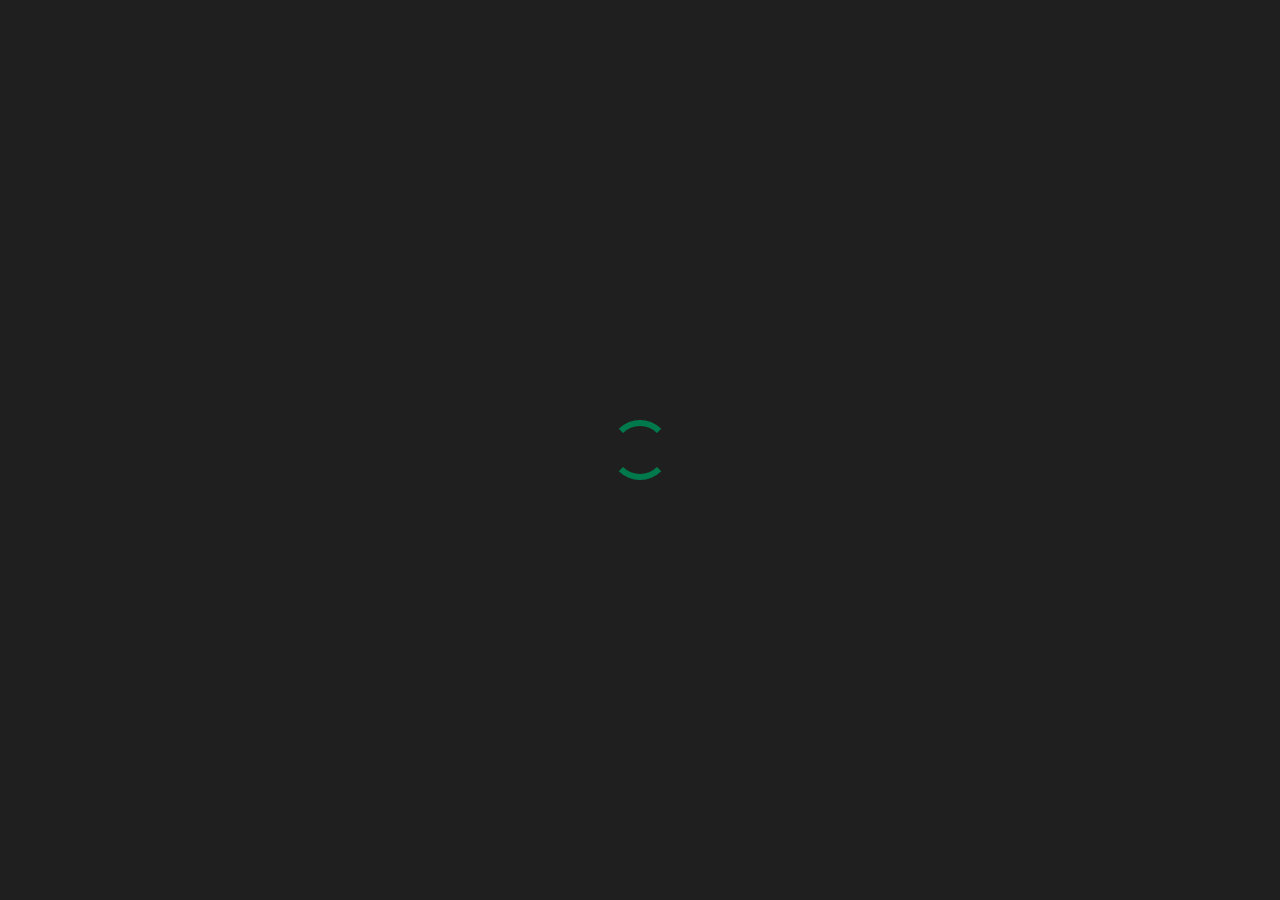
<file: starter-page.html>
<!DOCTYPE html>
<html lang="en">

<head>
  <meta charset="utf-8">
  <meta content="width=device-width, initial-scale=1.0" name="viewport">
 <meta content="width=device-width, initial-scale=1.0" name="viewport">
  <title>Personal Portfolio | Muhammad Umair</title>
  <link href="assets/img/resume.png" rel="icon">  <meta name="description" content="">
  <meta name="keywords" content="">

  <!-- Favicons -->


  <link href="assets/img/apple-touch-icon.png" rel="apple-touch-icon">

  <!-- Fonts -->
  <link href="https://fonts.googleapis.com" rel="preconnect">
  <link href="https://fonts.gstatic.com" rel="preconnect" crossorigin>
  <link href="https://fonts.googleapis.com/css2?family=Roboto:ital,wght@0,100;0,300;0,400;0,500;0,700;0,900;1,100;1,300;1,400;1,500;1,700;1,900&family=Ubuntu:ital,wght@0,300;0,400;0,500;0,700;1,300;1,400;1,500;1,700&family=Nunito:ital,wght@0,200;0,300;0,400;0,500;0,600;0,700;0,800;0,900;1,200;1,300;1,400;1,500;1,600;1,700;1,800;1,900&display=swap" rel="stylesheet">

  <!-- Vendor CSS Files -->
  <link href="assets/vendor/bootstrap/css/bootstrap.min.css" rel="stylesheet">
  <link href="assets/vendor/bootstrap-icons/bootstrap-icons.css" rel="stylesheet">
  <link href="assets/vendor/aos/aos.css" rel="stylesheet">
  <link href="assets/vendor/glightbox/css/glightbox.min.css" rel="stylesheet">
  <link href="assets/vendor/swiper/swiper-bundle.min.css" rel="stylesheet">

  <!-- Main CSS File -->
  <link href="assets/css/main.css" rel="stylesheet">

  <!-- =======================================================
  * Template Name: SnapFolio
  * Template URL: https://bootstrapmade.com/snapfolio-bootstrap-portfolio-template/
  * Updated: Jul 21 2025 with Bootstrap v5.3.7
  * Author: BootstrapMade.com
  * License: https://bootstrapmade.com/license/
  ======================================================== -->
</head>

<body class="starter-page-page">

  <header id="header" class="header dark-background d-flex flex-column justify-content-center">
    <i class="header-toggle d-xl-none bi bi-list"></i>

    <div class="header-container d-flex flex-column align-items-start">
      <nav id="navmenu" class="navmenu">
        <ul>
          <li><a href="#hero"><i class="bi bi-house navicon"></i>Home</a></li>
          <li><a href="#about"><i class="bi bi-person navicon"></i> About</a></li>
          <li><a href="#resume"><i class="bi bi-file-earmark-text navicon"></i> Resume</a></li>
          <li><a href="#portfolio"><i class="bi bi-images navicon"></i> Portfolio</a></li>
          <li><a href="#services"><i class="bi bi-hdd-stack navicon"></i> Services</a></li>
          <!-- <li class="dropdown"><a href="#"><i class="bi bi-menu-button navicon"></i> <span>Dropdown</span> <i class="bi bi-chevron-down toggle-dropdown"></i></a>
            <ul>
              <li><a href="#">Dropdown 1</a></li>
              <li class="dropdown"><a href="#"><span>Deep Dropdown</span> <i class="bi bi-chevron-down toggle-dropdown"></i></a>
                <ul>
                  <li><a href="#">Deep Dropdown 1</a></li>
                  <li><a href="#">Deep Dropdown 2</a></li>
                  <li><a href="#">Deep Dropdown 3</a></li>
                  <li><a href="#">Deep Dropdown 4</a></li>
                  <li><a href="#">Deep Dropdown 5</a></li>
                </ul>
              </li>
              <li><a href="#">Dropdown 2</a></li>
              <li><a href="#">Dropdown 3</a></li>
              <li><a href="#">Dropdown 4</a></li>
            </ul>
          </li> -->
          <li><a href="#contact"><i class="bi bi-envelope navicon"></i> Contact</a></li>
        </ul>
      </nav>

      <div class="social-links text-center">
        <a href="#" class="twitter"><i class="bi bi-twitter-x"></i></a>
        <a href="https://www.facebook.com/umair.kamboh" class="facebook"><i class="bi bi-facebook"></i></a>
        <a href="#" class="instagram"><i class="bi bi-instagram"></i></a>
        <a href="#" class="google-plus"><i class="bi bi-skype"></i></a>
        <a href="https://www.linkedin.com/in/umair-kamboh/" class="linkedin"><i class="bi bi-linkedin"></i></a>
      </div>

    </div>

  </header>

  <main class="main">

    <!-- Page Title -->
    <div class="page-title dark-background">
      <div class="container d-lg-flex justify-content-between align-items-center">
        <h1 class="mb-2 mb-lg-0">Starter Page</h1>
        <nav class="breadcrumbs">
          <ol>
            <li><a href="index.html">Home</a></li>
            <li class="current">Starter Page</li>
          </ol>
        </nav>
      </div>
    </div><!-- End Page Title -->

    <!-- Starter Section Section -->
    <section id="starter-section" class="starter-section section">

      <!-- Section Title -->
      <div class="container section-title" data-aos="fade-up">
        <h2>Starter Section</h2>
        <p>Necessitatibus eius consequatur ex aliquid fuga eum quidem sint consectetur velit</p>
      </div><!-- End Section Title -->

      <div class="container" data-aos="fade-up">
        <p>Use this page as a starter for your own custom pages.</p>
      </div>

    </section><!-- /Starter Section Section -->

  </main>

  <footer id="footer" class="footer position-relative">

    <div class="container">
      <div class="copyright text-center ">
        <p>© <span>Copyright</span> <strong class="px-1 sitename">iPortfolio</strong> <span>All Rights Reserved</span></p>
      </div>
      <div class="credits">
        <!-- All the links in the footer should remain intact. -->
        <!-- You can delete the links only if you've purchased the pro version. -->
        <!-- Licensing information: https://bootstrapmade.com/license/ -->
        <!-- Purchase the pro version with working PHP/AJAX contact form: [buy-url] -->
        Designed by <a href="https://bootstrapmade.com/">BootstrapMade</a>
      </div>
    </div>

  </footer>

  <!-- Scroll Top -->
  <a href="#" id="scroll-top" class="scroll-top d-flex align-items-center justify-content-center"><i class="bi bi-arrow-up-short"></i></a>

  <!-- Preloader -->
  <div id="preloader"></div>

  <!-- Vendor JS Files -->
  <script src="assets/vendor/bootstrap/js/bootstrap.bundle.min.js"></script>
  <script src="assets/vendor/php-email-form/validate.js"></script>
  <script src="assets/vendor/aos/aos.js"></script>
  <script src="assets/vendor/typed.js/typed.umd.js"></script>
  <script src="assets/vendor/purecounter/purecounter_vanilla.js"></script>
  <script src="assets/vendor/waypoints/noframework.waypoints.js"></script>
  <script src="assets/vendor/isotope-layout/isotope.pkgd.min.js"></script>
  <script src="assets/vendor/imagesloaded/imagesloaded.pkgd.min.js"></script>
  <script src="assets/vendor/glightbox/js/glightbox.min.js"></script>
  <script src="assets/vendor/swiper/swiper-bundle.min.js"></script>

  <!-- Main JS File -->
  <script src="assets/js/main.js"></script>

</body>

</html>
</file>
<file: assets/css/main.css>
/**
* Template Name: SnapFolio
* Template URL: https://bootstrapmade.com/snapfolio-bootstrap-portfolio-template/
* Updated: Jul 21 2025 with Bootstrap v5.3.7
* Author: BootstrapMade.com
* License: https://bootstrapmade.com/license/
*/

/*--------------------------------------------------------------
# Font & Color Variables
# Help: https://bootstrapmade.com/color-system/
--------------------------------------------------------------*/
/* Fonts */
:root {
  --default-font: "Roboto",  system-ui, -apple-system, "Segoe UI", Roboto, "Helvetica Neue", Arial, "Noto Sans", "Liberation Sans", sans-serif, "Apple Color Emoji", "Segoe UI Emoji", "Segoe UI Symbol", "Noto Color Emoji";
  --heading-font: "Ubuntu",  sans-serif;
  --nav-font: "Nunito",  sans-serif;
}

/* Global Colors - The following color variables are used throughout the website. Updating them here will change the color scheme of the entire website */
:root { 
  --new-look: #007A4D;
  --garident:linear-gradient(135deg, #007A4D 0%, #003322 100%); 
  --background-color: #1f1f1f; /* Background color for the entire website, including individual sections */
  --default-color: #ffffff; /* Default color used for the majority of the text content across the entire website */
  --heading-color: #ffffff; /* Color for headings, subheadings and title throughout the website */
  --accent-color: #ececec; /* Accent color that represents your brand on the website. It's used for buttons, links, and other elements that need to stand out */
  --surface-color: #232323; /* The surface color is used as a background of boxed elements within sections, such as cards, icon boxes, or other elements that require a visual separation from the global background. */
  --contrast-color: #310606; /* Contrast color for text, ensuring readability against backgrounds of accent, heading, or default colors. */
}

/* Nav Menu Colors - The following color variables are used specifically for the navigation menu. They are separate from the global colors to allow for more customization options */
:root {
  --nav-color: rgba(236, 236, 236, 0.59);  /* The default color of the main navmenu links */
  --nav-hover-color: #ffffff; /* Applied to main navmenu links when they are hovered over or active */
  --nav-mobile-background-color: #393939; /* Used as the background color for mobile navigation menu */
  --nav-dropdown-background-color: #393939; /* Used as the background color for dropdown items that appear when hovering over primary navigation items */
  --nav-dropdown-color: #ffffff; /* Used for navigation links of the dropdown items in the navigation menu. */
  --nav-dropdown-hover-color: #ececec; /* Similar to --nav-hover-color, this color is applied to dropdown navigation links when they are hovered over. */
}

/* Color Presets - These classes override global colors when applied to any section or element, providing reuse of the sam color scheme. */

.light-background {
  --background-color: #2c2c2c;
  --surface-color: #323232;
}

.dark-background {
  --background-color: #040b14;
  --default-color: #ffffff;
  --heading-color: #ffffff;
  --surface-color: #151f2b;
  --contrast-color: #ffffff;
}

/* Smooth scroll */
:root {
  scroll-behavior: smooth;
}

/*--------------------------------------------------------------
# General Styling & Shared Classes
--------------------------------------------------------------*/
body {
  color: var(--default-color);
  background-color: var(--background-color);
  font-family: var(--default-font);
}

a {
  color: var(--accent-color);
  text-decoration: none;
  transition: 0.3s;
}

a:hover {
  color: color-mix(in srgb, var(--accent-color), transparent 25%);
  text-decoration: none;
}

h1,
h2,
h3,
h4,
h5,
h6 {
  color: var(--heading-color);
  font-family: var(--heading-font);
}

/* PHP Email Form Messages
------------------------------*/
.php-email-form .error-message {
  display: none;
  background: #df1529;
  color: #ffffff;
  text-align: left;
  padding: 15px;
  margin-bottom: 24px;
  font-weight: 600;
}

.php-email-form .sent-message {
  display: none;
  color: #ffffff;
  background: #059652;
  text-align: center;
  padding: 15px;
  margin-bottom: 24px;
  font-weight: 600;
}

.php-email-form .loading {
  display: none;
  background: var(--surface-color);
  text-align: center;
  padding: 15px;
  margin-bottom: 24px;
}

.php-email-form .loading:before {
  content: "";
  display: inline-block;
  border-radius: 50%;
  width: 24px;
  height: 24px;
  margin: 0 10px -6px 0;
  border: 3px solid var(--accent-color);
  border-top-color: var(--surface-color);
  animation: php-email-form-loading 1s linear infinite;
}

@keyframes php-email-form-loading {
  0% {
    transform: rotate(0deg);
  }

  100% {
    transform: rotate(360deg);
  }
}

/*--------------------------------------------------------------
# Global Header
--------------------------------------------------------------*/
.header {
  --background-color: #1b1b1b;
  --contrast-color: #444444;
  color: var(--default-color);
  position: fixed;
  top: 0;
  left: 0;
  bottom: 0;
  padding: 0 15px;
  width: 300px;
  transition: all ease-in-out 0.3s;
  overflow-y: auto;
  z-index: 997;
}

.header .header-container {
  border-radius: 20px;
  padding: 15px;
  background-color: var(--background-color);
  border: 1px solid color-mix(in srgb, var(--new-look), transparent 70%);
}



.header .social-links {
  margin: 0 0 10px 0;
}

.header .social-links a {
  font-size: 16px;
  display: inline-flex;
  align-items: center;
  justify-content: center;
  background: color-mix(in srgb, var(--default-color), transparent 90%);
  color: var(--default-color);
  margin: 0 2px;
  border-radius: 50%;
  text-align: center;
  width: 40px;
  height: 40px;
  transition: 0.3s;
}

.header .social-links a:hover {
  color: var(--contrast-color);
  background: var(--new-look);
}

@media (min-width: 1200px) {

  .header~main,
  .header~#footer {
    margin-left: 330px;
  }
}

@media (max-width: 1199px) {
  .header {
    left: -100%;
  }
}

.header.header-show {
  left: 0;
}

.header .header-toggle {
  color: var(--accent-color);
  background-color: var(--new-look);
  font-size: 22px;
  display: flex;
  align-items: center;
  justify-content: center;
  width: 40px;
  height: 40px;
  border-radius: 50%;
  cursor: pointer;
  position: fixed;
  top: 15px;
  right: 15px;
  z-index: 9999;
  transition: background-color 0.3s;
}

/* .header .header-toggle:hover {
  color: var(--accent-color);
  background-color: color-mix(in srgb, var(--new-look) 90%, white 15%);
} */

/*--------------------------------------------------------------
# Navigation Menu
--------------------------------------------------------------*/
.mobile-nav-toggle {
  display: none;
}

.navmenu {
  padding: 0;
  z-index: 9997;
  width: 100%;
}

.navmenu ul {
  list-style: none;
  padding: 0 0 20px 0;
  margin: 0;
}

.navmenu a,
.navmenu a:focus {
  color: var(--nav-color);
  padding: 15px 10px;
  font-family: var(--nav-font);
  font-size: 16px;
  font-weight: 400;
  display: flex;
  align-items: center;
  white-space: nowrap;
  transition: 0.3s;
  width: 100%;
}

.navmenu a .navicon,
.navmenu a:focus .navicon {
  font-size: 20px;
  margin-right: 10px;
}

.navmenu a .toggle-dropdown,
.navmenu a:focus .toggle-dropdown {
  font-size: 12px;
  line-height: 0;
  margin-left: auto;
  width: 30px;
  height: 30px;
  display: flex;
  align-items: center;
  justify-content: center;
  border-radius: 50%;
  transition: 0.3s;
  flex-shrink: 0;
  background-color: color-mix(in srgb, var(--accent-color), transparent 90%);
}

.navmenu a .toggle-dropdown:hover,
.navmenu a:focus .toggle-dropdown:hover {
  background-color: var(--accent-color);
  color: var(--contrast-color);
}

.navmenu a:hover,
.navmenu .active,
.navmenu .active:focus {
  color: var(--new-look);
}

.navmenu a:hover .navicon,
.navmenu .active .navicon,
.navmenu .active:focus .navicon {
  color: var(--new-look);
}

.navmenu .active .toggle-dropdown,
.navmenu .active:focus .toggle-dropdown {
  background-color: var(--accent-color);
  color: var(--contrast-color);
  transform: rotate(180deg);
}

.navmenu .dropdown {
  display: block;
}

.navmenu .dropdown a,
.navmenu .dropdown a:focus {
  color: --nav-dropdown-color;
}

.navmenu .dropdown a:hover,
.navmenu .dropdown .active,
.navmenu .dropdown .active:focus {
  color: var(--nav-dropdown-hover-color);
}

.navmenu .dropdown ul {
  position: static;
  display: none;
  z-index: 99;
  padding: 5px 10px;
  margin: 5px 10px;
  background-color: var(--nav-dropdown-background-color);
  border: 1px solid color-mix(in srgb, var(--default-color), transparent 90%);
  box-shadow: none;
  transition: all 0.5s ease-in-out;
}

.navmenu .dropdown ul ul {
  background-color: rgba(33, 37, 41, 0.1);
}

.navmenu .dropdown>.dropdown-active {
  display: block;
  background-color: rgba(33, 37, 41, 0.03);
}

/*--------------------------------------------------------------
# Global Footer
--------------------------------------------------------------*/
.footer {
  color: var(--default-color);
  background-color: var(--background-color);
  font-size: 14px;
  padding: 0 0 40px 0;
  position: relative;
}

.footer .copyright {
  padding-top: 40px;
  border-top: 1px solid color-mix(in srgb, var(--default-color), transparent 90%);
}

.footer .copyright p {
  margin-bottom: 0;
}

.footer .credits {
  margin-top: 4px;
  font-size: 13px;
  text-align: center;
}

/*--------------------------------------------------------------
# Preloader
--------------------------------------------------------------*/
#preloader {
  position: fixed;
  inset: 0;
  z-index: 999999;
  overflow: hidden;
  background: var(--background-color);
  transition: all 0.6s ease-out;
}

#preloader:before {
  content: "";
  position: fixed;
  top: calc(50% - 30px);
  left: calc(50% - 30px);
  border: 6px solid #ffffff;
  border-color: var(--new-look) transparent var(--new-look) transparent;
  border-radius: 50%;
  width: 60px;
  height: 60px;
  animation: animate-preloader 1.5s linear infinite;
}

@keyframes animate-preloader {
  0% {
    transform: rotate(0deg);
  }

  100% {
    transform: rotate(360deg);
  }
}

/*--------------------------------------------------------------
# Scroll Top Button
--------------------------------------------------------------*/
.scroll-top {
  position: fixed;
  visibility: hidden;
  opacity: 0;
  right: 15px;
  bottom: -15px;
  z-index: 99999;
  background-color: var(--new-look);
  width: 44px;
  height: 44px;
  border-radius: 50px;
  transition: all 0.4s;
}

.scroll-top i {
  font-size: 24px;
  color: var(--accent-color);
  line-height: 0;
}

.scroll-top:hover {
  /* background-color: color-mix(in srgb, var(--accent-color), transparent 20%);
  color: var(--contrast-color); */
   background-color: #007A4D;
  filter: brightness(1.2);
}

.scroll-top.active {
  visibility: visible;
  opacity: 1;
  bottom: 15px;
}

/*--------------------------------------------------------------
# Disable aos animation delay on mobile devices
--------------------------------------------------------------*/
@media screen and (max-width: 768px) {
  [data-aos-delay] {
    transition-delay: 0 !important;
  }
}

/*--------------------------------------------------------------
# Global Page Titles & Breadcrumbs
--------------------------------------------------------------*/
.page-title {
  color: var(--default-color);
  padding: 25px 0 0 0;
  position: relative;
}

.page-title .container {
  border-bottom: 1px solid color-mix(in srgb, var(--default-color), transparent 90%);
  padding-bottom: 25px;
}

.page-title h1 {
  font-size: 24px;
  font-weight: 700;
}

.page-title .breadcrumbs ol {
  display: flex;
  flex-wrap: wrap;
  list-style: none;
  padding: 0;
  margin: 0;
  font-size: 14px;
  font-weight: 400;
}

.page-title .breadcrumbs ol li+li {
  padding-left: 10px;
}

.page-title .breadcrumbs ol li+li::before {
  content: "/";
  display: inline-block;
  padding-right: 10px;
  color: color-mix(in srgb, var(--default-color), transparent 70%);
}

/*--------------------------------------------------------------
# Global Sections
--------------------------------------------------------------*/
section,
.section {
  color: var(--default-color);
  background-color: var(--background-color);
  padding: 60px 0;
  overflow: clip;
}

/*--------------------------------------------------------------
# Global Section Titles
--------------------------------------------------------------*/
.section-title {
  text-align: center;
  padding-bottom: 60px;
  position: relative;
}

.section-title h2 {
  font-size: 32px;
  font-weight: 700;
  position: relative;
}

.section-title h2:before,
.section-title h2:after {
  content: "";
  width: 50px;
  height: 2px;
  background: var(--accent-color);
  display: inline-block;
}

.section-title h2:before {
  margin: 0 15px 10px 0;
}

.section-title h2:after {
  margin: 0 0 10px 15px;
}

.section-title p {
  margin-bottom: 0;
}

/*--------------------------------------------------------------
# Hero Section
--------------------------------------------------------------*/
.hero {
  min-height: 100vh;
  position: relative;
  overflow: hidden;
  display: flex;
  align-items: center;
}

.hero .background-elements {
  position: absolute;
  top: 0;
  left: 0;
  width: 100%;
  height: 100%;
  z-index: 1;
  overflow: hidden;
}

.hero .background-elements .bg-circle {
  position: absolute;
  border-radius: 50%;
  background: linear-gradient(45deg, color-mix(in srgb, var(--accent-color), transparent 90%), color-mix(in srgb, var(--accent-color), transparent 95%));
  animation: float 6s ease-in-out infinite;
}

.hero .background-elements .bg-circle.circle-1 {
  width: 300px;
  height: 300px;
  top: 10%;
  right: 10%;
  animation-delay: 0s;
}

.hero .background-elements .bg-circle.circle-2 {
  width: 200px;
  height: 200px;
  bottom: 20%;
  left: 5%;
  animation-delay: 2s;
}

.hero .hero-content {
  position: relative;
  width: 100%;
  z-index: 2;
}

.hero .container {
  position: relative;
  z-index: 3;
}

.hero .hero-text h1 {
  font-size: 50px;
  font-weight: 800;
  line-height: 1.1;
  margin-bottom: 15px;
  color: var(--heading-color);
}

.hero .hero-text h1 .accent-text {
  color: var(--accent-color);
  position: relative;
}

.hero .hero-text h1 .accent-text::after {
  content: "";
  position: absolute;
  bottom: -5px;
  left: 0;
  width: 100%;
  height: 3px;
  background: linear-gradient(90deg, var(--accent-color), color-mix(in srgb, var(--accent-color), transparent 50%));
}

.hero .hero-text h2 {
  font-size: 40px;
  font-weight: 600;
  color: var(--heading-color);
  margin-bottom: 10px;
}

.hero .hero-text h2 span{
  color: var(--new-look);
}

.hero .hero-text .lead {
  font-size: 24px;
  margin-bottom: 20px;
  color: var(--default-color);
}

.hero .hero-text .lead span {
  color: var(--new-look);
  font-weight: 600;
  /* border-bottom: 2px solid var(--new-look); */
  padding-bottom: 2px;
}

.hero .hero-text .description {
  font-size: 18px;
  line-height: 1.6;
  color: color-mix(in srgb, var(--default-color), transparent 20%);
  margin-bottom: 40px;
  max-width: 500px;
}

.hero .hero-actions {
  display: flex;
  gap: 20px;
  margin-bottom: 40px;
  flex-wrap: wrap;
}

.hero .hero-actions .btn {
  padding: 14px 30px;
  font-size: 16px;
  font-weight: 600;
  border-radius: 50px;
  text-decoration: none;
  transition: all 0.3s ease;
  border: 2px solid;
}

.hero .hero-actions .btn.btn-primary {
  background-color: var(--new-look);
  color: var(--accent-color);
  border-color: var(--new-look);
}

.hero .hero-actions .btn.btn-primary:hover {
  background-color: color-mix(in srgb, var(--new-look), black 10%);
  transform: translateY(-2px);
  box-shadow: 0 8px 25px color-mix(in srgb, var(--new-color), transparent 90%);
}

.hero .hero-actions .btn.btn-outline {
  background-color: transparent;
  color: var(--accent-color);
  border-color: var(--new-look);
}

.hero .hero-actions .btn.btn-outline:hover {
  background-color: var(--new-look);
  color: var(--accent-color);
  transform: translateY(-2px);
}

.hero .social-links {
  display: flex;
  gap: 20px;
}

.hero .social-links a {
  width: 50px;
  height: 50px;
  display: flex;
  align-items: center;
  justify-content: center;
  background-color: var(--surface-color);
  color: color-mix(in srgb, var(--default-color), transparent 40%);
  border-radius: 50%;
  font-size: 20px;
  transition: all 0.3s ease;
}

.hero .social-links a:hover {
  color: var(--accent-color);
  background-color: var(--new-look);
  transform: translateY(-3px);
  box-shadow: 0 8px 25px color-mix(in srgb, var(--new-look), transparent 85%);
}

.hero .hero-visual {
  display: flex;
  justify-content: center;
  align-items: center;
  height: 100%;
}

.hero .hero-visual .profile-container {
  position: relative;
  width: 400px;
  height: 400px;
}

.hero .hero-visual .profile-container .profile-background {
  position: absolute;
  top: 15px;
  left: 15px;
  width: 100%;
  height: 100%;
  background: color-mix(in srgb, var(--accent-color), transparent 90%);
  border-radius: 30px;
  z-index: 1;
}

.hero .hero-visual .profile-container .profile-image {
  position: relative;
  width: 100%;
  height: 100%;
  object-fit: cover;
  border-radius: 30px;
  z-index: 2;
}

@keyframes float {

  0%,
  100% {
    transform: translateY(0px);
  }

  50% {
    transform: translateY(-20px);
  }
}

@keyframes floatIcon {

  0%,
  100% {
    transform: translateY(0px) rotate(0deg);
  }

  50% {
    transform: translateY(-10px) rotate(5deg);
  }
}

@media (max-width: 992px) {
  .hero .hero-text {
    text-align: center;
    margin-bottom: 50px;
  }

  .hero .hero-text h1 {
    font-size: 56px;
  }

  .hero .hero-text h2 {
    font-size: 28px;
  }

  .hero .hero-text .lead {
    font-size: 20px;
  }

  .hero .hero-visual .profile-container {
    width: 350px;
    height: 350px;
  }
}

@media (max-width: 768px) {
  .hero .hero-text h1 {
    font-size: 42px;
  }

  .hero .hero-text h2 {
    font-size: 24px;
  }

  .hero .hero-text .lead {
    font-size: 18px;
  }

  .hero .hero-text .description {
    font-size: 16px;
  }

  .hero .hero-actions {
    justify-content: center;
  }

  .hero .hero-actions .btn {
    padding: 12px 25px;
    font-size: 14px;
  }

  .hero .hero-visual .profile-container {
    width: 300px;
    height: 300px;
  }

  .hero .background-elements .bg-circle.circle-1 {
    width: 200px;
    height: 200px;
  }

  .hero .background-elements .bg-circle.circle-2 {
    width: 150px;
    height: 150px;
  }

  .hero .background-elements .bg-circle.circle-3 {
    width: 100px;
    height: 100px;
  }
}

/*--------------------------------------------------------------
# About Section
--------------------------------------------------------------*/
.about .profile-card {
  background: linear-gradient(135deg, var(--surface-color) 0%, color-mix(in srgb, var(--surface-color), var(--accent-color) 5%) 100%);
  border-radius: 2rem;
  padding: 2.5rem;
  text-align: center;
  box-shadow: 0 20px 40px rgba(0, 0, 0, 0.08);
  border: 1px solid color-mix(in srgb, var(--new-look), transparent 70%);
  position: relative;
  overflow: hidden;
}

.about .profile-card::before {
  content: "";
  position: absolute;
  top: 0;
  left: 0;
  right: 0;
  height: 4px;
  background: linear-gradient(90deg, var(--new-look), color-mix(in srgb, var(--new-look), var(--new-look) 30%));
}

@media (max-width: 991px) {
  .about .profile-card {
    margin-bottom: 3rem;
  }
}

.about .profile-header {
  position: relative;
  margin-bottom: 2rem;
}

.about .profile-header .profile-image {
  width: 160px;
  height: 160px;
  margin: 0 auto 1.5rem;
  border-radius: 50%;
  overflow: hidden;
  border: 4px solid var(--new-look);
  box-shadow: 0 10px 30px rgba(0, 0, 0, 0.15);
}

.about .profile-header .profile-image img {
  width: 100%;
  height: 100%;
  object-fit: cover;
}

.about .profile-header .profile-badge {
  position: absolute;
  bottom: 20px;
  right: calc(50% - 65px);
  width: 32px;
  height: 32px;
  background-color: var(--accent-color);
  border-radius: 50%;
  display: flex;
  align-items: center;
  justify-content: center;
  border: 3px solid var(--new-look);
}

.about .profile-header .profile-badge i {
  color: var(--new-look);
  font-size: 14px;
}

.about .profile-content h3 {
  font-size: 1.5rem;
  font-weight: 700;
  margin-bottom: 0.5rem;
  color: var(--heading-color);
}

.about .profile-content .profession {
  color: var(--accent-color);
  font-weight: 500;
  margin-bottom: 2rem;
}

.about .contact-links {
  display: flex;
  flex-direction: column;
  gap: 1rem;
}

.about .contact-links .contact-item {
  display: flex;
  align-items: center;
  gap: 0.75rem;
  padding: 0.75rem 1rem;
  background-color: color-mix(in srgb, var(--surface-color), var(--background-color) 50%);
  border-radius: 0.75rem;
  text-decoration: none;
  color: var(--default-color);
  transition: all 0.3s;
  border: 1px solid color-mix(in srgb, var(--new-look), transparent 80%);
}

.about .contact-links .contact-item:hover {
  background-color: var(--new-look);
  color: var(--accent-color);
  transform: translateY(-2px);
  box-shadow: 0 5px 20px color-mix(in srgb, var(--accent-color), transparent 90%);
}

.about .contact-links .contact-item i {
  font-size: 1rem;
  width: 18px;
}

.about .about-content {
  padding-left: 3rem;
}

@media (max-width: 991px) {
  .about .about-content {
    padding-left: 0;
  }
}

.about .about-content .section-header {
  margin-bottom: 2rem;
}

.about .about-content .section-header .badge-text {
  display: inline-block;
  /* background: linear-gradient(135deg, var(--new-look), color-mix(in srgb, var(--accent-color), var(--heading-color) 20%)); */
  /* color: var(--contrast-color); */
  background-color: var(--new-look);
  color: var(--accent-color);
  padding: 0.5rem 1.5rem;
  border-radius: 2rem;
  font-size: 0.875rem;
  font-weight: 600;
  letter-spacing: 0.5px;
  margin-bottom: 1.5rem;
}

.about .about-content .section-header h2 {
  font-size: 2.25rem;
  font-weight: 700;
  line-height: 1.3;
  margin: 0;
}

@media (max-width: 768px) {
  .about .about-content .section-header h2 {
    font-size: 1.875rem;
  }
}

.about .about-content .description {
  margin-bottom: 2.5rem;
}

.about .about-content .description p {
  font-size: 1.1rem;
  line-height: 1.7;
  color: color-mix(in srgb, var(--default-color), transparent 20%);
  margin-bottom: 1.5rem;
}

.about .about-content .description p:last-child {
  margin-bottom: 0;
}

.about .stats-grid {
  display: grid;
  grid-template-columns: repeat(3, 1fr);
  gap: 2rem;
  margin-bottom: 2.5rem;
  padding: 2rem;
  background-color: var(--surface-color);
  border-radius: 1.5rem;
  box-shadow: 0 10px 30px rgba(0, 0, 0, 0.05);
}

@media (max-width: 768px) {
  .about .stats-grid {
    grid-template-columns: 1fr;
    gap: 1.5rem;
    text-align: center;
  }
}

.about .stats-grid .stat-item {
  text-align: center;
}

.about .stats-grid .stat-item .stat-number {
  font-size: 2rem;
  font-weight: 700;
  color: var(--accent-color);
  display: block;
  margin-bottom: 0.5rem;
}

.about .stats-grid .stat-item .stat-label {
  font-size: 0.875rem;
  color: color-mix(in srgb, var(--default-color), transparent 40%);
  font-weight: 500;
}

.about .details-grid {
  margin-bottom: 2.5rem;
}

.about .details-grid .detail-row {
  display: grid;
  grid-template-columns: 1fr 1fr;
  gap: 2rem;
  margin-bottom: 1.5rem;
}

@media (max-width: 768px) {
  .about .details-grid .detail-row {
    grid-template-columns: 1fr;
    gap: 1rem;
  }
}

.about .details-grid .detail-row:last-child {
  margin-bottom: 0;
}

.about .details-grid .detail-item .detail-label {
  display: block;
  font-size: 0.875rem;
  color: color-mix(in srgb, var(--default-color), transparent 50%);
  margin-bottom: 0.5rem;
  font-weight: 500;
}

.about .details-grid .detail-item .detail-value {
  display: block;
  font-weight: 600;
  color: var(--heading-color);
  font-size: 1rem;
}

.about .cta-section {
  display: flex;
  gap: 1rem;
  flex-wrap: wrap;
}

.about .cta-section .btn {
  padding: 0.875rem 2rem;
  border-radius: 0.75rem;
  font-weight: 600;
  text-decoration: none;
  transition: all 0.3s;
  display: inline-flex;
  align-items: center;
  gap: 0.5rem;
  border: 2px solid transparent;
}

.about .cta-section .btn.btn-primary {
  background-color: var(--new-look);
  color: var(--accent-color);
}

.about .cta-section .btn.btn-primary:hover {
  background-color: color-mix(in srgb, var(--new-look), black 15%);
  transform: translateY(-2px);
  box-shadow: 0 10px 30px color-mix(in srgb, var(--new-look), transparent 80%);
}

.about .cta-section .btn.btn-outline {
  background-color: transparent;
  color: var(--default-color);
  border-color: color-mix(in srgb, var(--new-look), transparent 70%);
}

.about .cta-section .btn.btn-outline:hover {
  border-color: var(--new-look);
  transform: translateY(-2px);
}

/*--------------------------------------------------------------
# Stats Section
--------------------------------------------------------------*/
.stats .stats-wrapper {
  display: grid;
  grid-template-columns: repeat(4, 1fr);
  gap: 20px;
}

@media (max-width: 992px) {
  .stats .stats-wrapper {
    grid-template-columns: repeat(2, 1fr);
  }
}

@media (max-width: 576px) {
  .stats .stats-wrapper {
    grid-template-columns: 1fr;
  }
}

.stats .stats-item {
  background: linear-gradient(135deg, color-mix(in srgb, var(--surface-color), transparent 5%), var(--surface-color));
  border-radius: 15px;
  padding: 40px 20px;
  text-align: center;
  position: relative;
  transition: transform 0.3s ease, box-shadow 0.3s ease;
  box-shadow: 0 10px 30px rgba(0, 0, 0, 0.05);
  overflow: hidden;
}

.stats .stats-item:hover {
  transform: translateY(-10px);
  box-shadow: 0 15px 35px rgba(0, 0, 0, 0.1);
}

.stats .stats-item:hover .icon-wrapper {
  transform: scale(1.1);
}

.stats .stats-item:nth-child(1) .icon-wrapper {
  background-color: color-mix(in srgb, var(--accent-color), transparent 85%);
}

.stats .stats-item:nth-child(1) .icon-wrapper i {
  color: color-mix(in srgb, var(--accent-color), transparent 10%);
}

.stats .stats-item:nth-child(2) .icon-wrapper {
  background-color: color-mix(in srgb, #ff7e00, transparent 85%);
}

.stats .stats-item:nth-child(2) .icon-wrapper i {
  color: color-mix(in srgb, #ff7e00, transparent 10%);
}

.stats .stats-item:nth-child(3) .icon-wrapper {
  background-color: color-mix(in srgb, #00c875, transparent 85%);
}

.stats .stats-item:nth-child(3) .icon-wrapper i {
  color: color-mix(in srgb, #00c875, transparent 10%);
}

.stats .stats-item:nth-child(4) .icon-wrapper {
  background-color: color-mix(in srgb, #e83e8c, transparent 85%);
}

.stats .stats-item:nth-child(4) .icon-wrapper i {
  color: color-mix(in srgb, #e83e8c, transparent 10%);
}

.stats .stats-item .icon-wrapper {
  width: 80px;
  height: 80px;
  border-radius: 50%;
  display: flex;
  align-items: center;
  justify-content: center;
  margin: 0 auto 20px;
  transition: transform 0.3s ease;
}

.stats .stats-item .icon-wrapper i {
  font-size: 36px;
}

.stats .stats-item span {
  display: block;
  font-size: 48px;
  font-weight: 700;
  color: var(--heading-color);
  margin-bottom: 10px;
  line-height: 1;
  font-family: var(--heading-font);
}

.stats .stats-item p {
  color: var(--default-color);
  font-size: 18px;
  margin: 0;
  font-weight: 500;
  font-family: var(--heading-font);
  opacity: 0.8;
}

/*--------------------------------------------------------------
# Skills Section
--------------------------------------------------------------*/
.skills .skills-category {
  background-color: var(--surface-color);
  padding: 30px;
  border-radius: 8px;
  box-shadow: 0 0 20px rgba(0, 0, 0, 0.05);
  height: 100%;
  transition: transform 0.3s;
}

.skills .skills-category:hover {
  transform: translateY(-5px);
}

.skills .skills-category h3 {
  font-size: 24px;
  margin-bottom: 25px;
  position: relative;
  padding-bottom: 15px;
}

.skills .skills-category h3:after {
  content: "";
  position: absolute;
  bottom: 0;
  left: 0;
  width: 50px;
  height: 2px;
  background-color: var(--accent-color);
}

.skills .skill-item {
  margin-bottom: 25px;
}

.skills .skill-item:last-child {
  margin-bottom: 0;
}

.skills .skill-item h4 {
  font-size: 16px;
  margin-bottom: 8px;
}

.skills .skill-item .skill-percentage {
  font-size: 14px;
  color: color-mix(in srgb, var(--heading-color), transparent 30%);
}

.skills .skill-item .progress {
  height: 8px;
  background-color: color-mix(in srgb, var(--accent-color), transparent 90%);
  border-radius: 20px;
  overflow: hidden;
  position: relative;
}

.skills .skill-item .progress .progress-bar {
  /* background-color: var(--new-look); */
  background: linear-gradient(135deg, #007A4D 0%, #003322 90%);
  transition: width 1.5s ease-in-out;
  width: 0;
  height: 100%;
  border-radius: 20px;
}

.skills .skill-item .skill-tooltip {
  font-size: 14px;
  color: color-mix(in srgb, var(--default-color), transparent 30%);
  margin-top: 8px;
  opacity: 0;
  transform: translateY(-5px);
  transition: all 0.3s;
}

.skills .skill-item:hover .skill-tooltip {
  opacity: 1;
  transform: translateY(0);
}

.skills .skill-box {
  background-color: var(--surface-color);
  padding: 25px 20px;
  border-radius: 8px;
  text-align: center;
  transition: all 0.3s;
  height: 100%;
  position: relative;
  overflow: hidden;
  box-shadow: 0 0 15px rgba(0, 0, 0, 0.05);
}

.skills .skill-box:hover {
  transform: translateY(-5px);
}

.skills .skill-box:hover i {
  color: var(--accent-color);
  transform: scale(1.1);
}

.skills .skill-box:hover .skill-tooltip {
  opacity: 1;
  transform: translateY(0);
}

.skills .skill-box i {
  font-size: 36px;
  color: color-mix(in srgb, var(--accent-color), transparent 20%);
  margin-bottom: 15px;
  display: inline-block;
  transition: all 0.3s;
}

.skills .skill-box h4 {
  font-size: 18px;
  margin-bottom: 10px;
}

.skills .skill-box .skill-tooltip {
  font-size: 14px;
  color: color-mix(in srgb, var(--default-color), transparent 30%);
  opacity: 0;
  transform: translateY(5px);
  transition: all 0.3s;
}

@media (max-width: 991.98px) {
  .skills .skills-category {
    margin-bottom: 30px;
  }

  .skills .skills-category:last-child {
    margin-bottom: 0;
  }
}

@media (max-width: 767.98px) {
  .skills .skill-box {
    margin-bottom: 20px;
  }

  .skills .skill-box:last-child {
    margin-bottom: 0;
  }
}

/*--------------------------------------------------------------
# Resume Section
--------------------------------------------------------------*/
.resume .resume-side {
  background-color: var(--surface-color);
  padding: 2rem;
  border-radius: 10px;
  box-shadow: 0 0 20px rgba(0, 0, 0, 0.1);
  height: 100%;
}

.resume .resume-side .profile-img {
  text-align: center;
}

.resume .resume-side .profile-img img {
  width: 200px;
  height: 200px;
  object-fit: cover;
  border: 5px solid color-mix(in srgb, var(--accent-color), transparent 85%);
  border-radius: 50%;
}

.resume .resume-side h3 {
  font-size: 1.5rem;
  margin-bottom: 1rem;
  color: var(--heading-color);
  font-weight: 600;
}

.resume .resume-side .contact-info li {
  margin-bottom: 1rem;
  color: var(--default-color);
}

.resume .resume-side .contact-info li i {
  width: 25px;
  color: var(--accent-color);
  margin-right: 0.5rem;
}
.resume .resume-side .contact-info li .min{
  
}

.resume .resume-side .skill-item {
  margin-bottom: 1.5rem;
}

.resume .resume-side .skill-item span {
  font-size: 0.9rem;
  color: var(--default-color);
}

.resume .resume-side .skill-item .progress {
  height: 8px;
  background-color: color-mix(in srgb, var(--accent-color), transparent 90%);
  border-radius: 4px;
  margin-top: 0.5rem;
}

.resume .resume-side .skill-item .progress .progress-bar {
  /* background-color: var(--accent-color); */
    background: linear-gradient(135deg, #007A4D 0%, #003322 90%);

  width: 0;
  transition: width 1s ease;
}

.resume .resume-section {
  margin-bottom: 3rem;
}

.resume .resume-section h3 {
  font-size: 1.75rem;
  margin-bottom: 1.5rem;
  color: var(--heading-color);
  font-weight: 600;
}

.resume .resume-section h3 i {
  color: var(--accent-color);
}

.resume .resume-section .resume-item {
  padding-left: 1.5rem;
  border-left: 2px solid color-mix(in srgb, var(--accent-color), transparent 80%);
  margin-bottom: 2rem;
  position: relative;
}

.resume .resume-section .resume-item:before {
  content: "";
  position: absolute;
  width: 16px;
  height: 16px;
  border-radius: 50%;
  left: -9px;
  top: 0;
  background: var(--new-look);
}

.resume .resume-section .resume-item h4 {
  font-size: 1.2rem;
  margin-bottom: 0.5rem;
  color: var(--heading-color);
  font-weight: 600;
}

.resume .resume-section .resume-item h5 {
  font-size: 1rem;
  margin-bottom: 0.5rem;
  color: var(--accent-color);
}

.resume .resume-section .resume-item .company {
  font-size: 0.95rem;
  margin-bottom: 1rem;
  color: var(--heading-color);
}

.resume .resume-section .resume-item .company i {
  margin-right: 0.5rem;
}

.resume .resume-section .resume-item ul {
  padding-left: 1.2rem;
}

.resume .resume-section .resume-item ul li {
  margin-bottom: 0.5rem;
  color: var(--default-color);
}

.resume .resume-section .resume-item p {
  color: var(--default-color);
  margin-bottom: 0;
}

@media (max-width: 991.98px) {
  .resume .resume-side {
    margin-bottom: 2rem;
  }
}

/*--------------------------------------------------------------
# Portfolio Section
--------------------------------------------------------------*/
@media (max-width: 991px) {
  .portfolio .filter-sidebar {
    margin-bottom: 30px;
  }
}

.portfolio .filters-wrapper {
  background-color: color-mix(in srgb, var(--surface-color), var(--default-color) 3%);
  padding: 30px;
  border-radius: 10px;
  box-shadow: 0 5px 25px rgba(0, 0, 0, 0.05);
}

@media (max-width: 991px) {
  .portfolio .filters-wrapper {
    padding: 20px;
  }
}

.portfolio .portfolio-filters {
  padding: 0;
  margin: 0;
  list-style: none;
  display: flex;
  flex-direction: column;
  gap: 10px;
}

@media (max-width: 991px) {
  .portfolio .portfolio-filters {
    flex-direction: row;
    flex-wrap: wrap;
    justify-content: center;
  }
}

.portfolio .portfolio-filters li {
  cursor: pointer;
  padding: 12px 20px;
  font-size: 16px;
  font-weight: 500;
  line-height: 1;
  color: var(--default-color);
  transition: all 0.3s ease-in-out;
  border-radius: 6px;
  background: transparent;
  position: relative;
  border-left: 3px solid transparent;
}

@media (max-width: 991px) {
  .portfolio .portfolio-filters li {
    padding: 8px 16px;
    border: 1px solid color-mix(in srgb, var(--accent-color), transparent 80%);
    border-left-width: 3px;
  }
}

.portfolio .portfolio-filters li:hover {
  color: var(--accent-color);
  background-color: color-mix(in srgb, var(--accent-color), transparent 90%);
  border-left-color: color-mix(in srgb, var(--new-look), transparent 50%);
}

.portfolio .portfolio-filters li.filter-active {
  color: var(--accent-color);
  background-color: color-mix(in srgb, var(--accent-color), transparent 90%);
  border-left-color: var(--new-look);
  font-weight: 600;
}

.portfolio .portfolio-wrap {
  transition: 0.4s;
  position: relative;
  overflow: hidden;
  border-radius: 12px;
  box-shadow: 0 5px 20px rgba(0, 0, 0, 0.08);
  height: 100%;
}

.portfolio .portfolio-wrap img {
  transition: transform 0.6s cubic-bezier(0.215, 0.61, 0.355, 1);
  width: 100%;
  height: 350px;
  object-fit: cover;
}

.portfolio .portfolio-wrap .portfolio-info {
  position: absolute;
  bottom: 0;
  left: 0;
  right: 0;
  padding: 25px;
  background: linear-gradient(to top, rgba(0, 0, 0, 0.8) 0%, rgba(0, 0, 0, 0.4) 60%, rgba(0, 0, 0, 0) 100%);
  z-index: 3;
  transition: all 0.4s cubic-bezier(0.215, 0.61, 0.355, 1);
  transform: translateY(20px);
  opacity: 0;
}

.portfolio .portfolio-wrap .portfolio-info .content {
  transition: all 0.4s cubic-bezier(0.215, 0.61, 0.355, 1);
  transform: translateY(20px);
}

.portfolio .portfolio-wrap .portfolio-info .category {
  display: inline-block;
  color: var(--default-color);
  font-size: 14px;
  font-weight: 500;
  text-transform: uppercase;
  letter-spacing: 1px;
  margin-bottom: 8px;
}

.portfolio .portfolio-wrap .portfolio-info h4 {
  font-size: 20px;
  color: var(--contrast-color);
  font-weight: 700;
  margin-bottom: 15px;
}

.portfolio .portfolio-wrap .portfolio-info .portfolio-links {
  display: flex;
  gap: 12px;
}

.portfolio .portfolio-wrap .portfolio-info .portfolio-links a {
  color: var(--accent-color);
  width: 40px;
  height: 40px;
  display: flex;
  align-items: center;
  justify-content: center;
  background-color: color-mix(in srgb, var(--new-look), transparent 30%);
  border-radius: 50%;
  font-size: 18px;
  transition: 0.3s;
}

.portfolio .portfolio-wrap .portfolio-info .portfolio-links a:hover {
  background-color: var(--new-look);
  transform: translateY(-3px);
}

.portfolio .portfolio-wrap:hover {
  transform: translateY(-5px);
}

.portfolio .portfolio-wrap:hover img {
  transform: scale(1.08);
}

.portfolio .portfolio-wrap:hover .portfolio-info {
  transform: translateY(0);
  opacity: 1;
}

.portfolio .portfolio-wrap:hover .portfolio-info .content {
  transform: translateY(0);
}

/*--------------------------------------------------------------
# Services Section
--------------------------------------------------------------*/
.services .service-header {
  margin-bottom: 60px;
}

.services .service-header .service-intro .service-heading {
  font-size: 48px;
  margin-bottom: 0;
  font-weight: 700;
  line-height: 1.2;
  color: var(--heading-color);
}

.services .service-header .service-intro .service-heading div {
  display: block;
  position: relative;
}

.services .service-header .service-intro .service-heading span {
  display: block;
  color: var(--accent-color);
}

@media (max-width: 992px) {
  .services .service-header .service-intro .service-heading {
    font-size: 36px;
  }
}

@media (max-width: 768px) {
  .services .service-header .service-intro .service-heading {
    font-size: 30px;
    margin-bottom: 20px;
  }
}

.services .service-header .service-summary p {
  margin-bottom: 25px;
  color: var(--default-color);
}

.services .service-header .service-summary .service-btn {
  display: inline-flex;
  align-items: center;
  padding: 12px 30px;
  background-color: var(--accent-color);
  color: var(--contrast-color);
  border-radius: 4px;
  font-weight: 500;
  transition: all 0.3s ease;
}

.services .service-header .service-summary .service-btn i {
  margin-left: 10px;
  transition: transform 0.3s ease;
}

.services .service-header .service-summary .service-btn:hover {
  background-color: color-mix(in srgb, var(--accent-color), transparent 15%);
  color: var(--contrast-color);
}

.services .service-header .service-summary .service-btn:hover i {
  transform: translateX(5px);
}

@media (max-width: 992px) {
  .services .service-header .service-summary {
    margin-top: 30px;
  }
}

.services .service-card {
  padding: 40px 40px 40px 40px;
  margin-bottom: 30px;
  border: 2px solid color-mix(in srgb, var(--new-look), transparent 90%);
  transition: all 0.3s ease;
}

.services .service-card .service-icon {
  margin-bottom: 25px;
  background-color: color-mix(in srgb, var(--new-look), transparent 90%);
  display: inline-flex;
  align-items: center;
  justify-content: center;
  border-radius: 10px;
  width: 64px;
  height: 64px;
}

.services .service-card .service-icon i {
  font-size: 32px;
  color: var(--accent-color);
  transition: all 0.3s ease;
}

.services .service-card h3 {
  font-size: 28px;
  margin-bottom: 15px;
  font-weight: 700;
}

.services .service-card h3 a {
  color: var(--heading-color);
  transition: color 0.3s ease;
}

.services .service-card h3 a span {
  display: block;
}

.services .service-card h3 a:hover {
  color: var(--accent-color);
}

.services .service-card p {
  color: var(--default-color);
  transition: color 0.3s ease;
  margin-bottom: 0;
}

.services .service-card .card-action {
  position: absolute;
  top: 0;
  right: 0;
  width: 80px;
  height: 80px;
  display: flex;
  align-items: center;
  justify-content: center;
  background-color: var(--new-look);
  opacity: 0;
  visibility: hidden;
  transform: translateY(20px);
  transition: all 0.3s ease;
}

.services .service-card .card-action i {
  font-size: 24px;
  color: var(--accent-color);
  transition: transform 0.3s ease;
}

.services .service-card .card-action:hover i {
  transform: rotate(45deg);
}

.services .service-card::before {
  content: "";
  position: absolute;
  top: 0;
  left: 0;
  right: 0;
  bottom: 0;
  background-color: var(--surface-color);
  clip-path: polygon(70% 0, 100% 30%, 100% 100%, 0 100%, 0 0);
  z-index: -1;
  opacity: 0;
  visibility: hidden;
  transition: all 0.3s ease;
}

.services .service-card:hover {
  border-color: transparent;
}

.services .service-card:hover::before {
  opacity: 1;
  visibility: visible;
  background-color: color-mix(in srgb, var(--accent-color), transparent 90%);
}

.services .service-card:hover h3 a {
  color: var(--accent-color);
}

.services .service-card:hover h3 a:hover {
  color: var(--accent-color);
}

.services .service-card:hover p {
  color: color-mix(in srgb, var(--default-color), transparent 20%);
}

.services .service-card:hover .card-action {
  opacity: 1;
  visibility: visible;
  transform: translateY(0);
}

.services .service-card:hover .service-icon i {
  transform: scale(1.1);
}

@media (max-width: 768px) {
  .services .service-card {
    padding: 150px 25px 25px;
  }

  .services .service-card h3 {
    font-size: 24px;
  }

  .services .service-card .service-icon {
    position: absolute;
    top: 40px;
    left: 25px;
  }
}

@media (max-width: 768px) {
  .services {
    padding: 70px 0 50px;
  }
}

/*--------------------------------------------------------------
# Testimonials Section
--------------------------------------------------------------*/
.testimonials .testimonial-masonry {
  display: grid;
  grid-template-columns: repeat(3, 1fr);
  gap: 2rem;
  position: relative;
}

.testimonials .testimonial-masonry::before {
  content: "";
  position: absolute;
  width: 100%;
  height: 100%;
  background: radial-gradient(circle at center, color-mix(in srgb, var(--accent-color), transparent 95%), transparent);
  opacity: 0.5;
  z-index: -1;
}

.testimonials .testimonial-item:nth-child(3n-1) {
  margin-top: 3rem;
}

.testimonials .testimonial-item:nth-child(3n) {
  margin-top: 1.5rem;
}

.testimonials .testimonial-item.highlight .testimonial-content {
  background-color: color-mix(in srgb, var(--accent-color), transparent 92%);
  border: 1px solid color-mix(in srgb, var(--accent-color), transparent 70%);
}

.testimonials .testimonial-item.highlight .testimonial-content .quote-pattern {
  background-color: color-mix(in srgb, var(--accent-color), transparent 85%);
}

.testimonials .testimonial-item.highlight .testimonial-content .quote-pattern i {
  color: var(--accent-color);
}

.testimonials .testimonial-content {
  background-color: var(--surface-color);
  border-radius: 20px;
  padding: 2rem;
  position: relative;
  transition: all 0.3s ease;
  border: 1px solid color-mix(in srgb, var(--default-color), transparent 92%);
}

.testimonials .testimonial-content:hover {
  transform: translateY(-5px);
}

.testimonials .testimonial-content p {
  font-size: 1rem;
  line-height: 1.7;
  margin: 1.5rem 0;
  position: relative;
}

.testimonials .quote-pattern {
  position: absolute;
  top: -1.25rem;
  left: 2rem;
  width: 2.5rem;
  height: 2.5rem;
  background-color: var(--surface-color);
  border-radius: 50%;
  display: flex;
  align-items: center;
  justify-content: center;
  border: 1px solid color-mix(in srgb, var(--default-color), transparent 92%);
}

.testimonials .quote-pattern i {
  font-size: 1.25rem;
  color: var(--accent-color);
}

.testimonials .client-info {
  display: flex;
  align-items: center;
  gap: 1rem;
  margin-top: 1.5rem;
  padding-top: 1.5rem;
  border-top: 1px solid color-mix(in srgb, var(--default-color), transparent 92%);
}

.testimonials .client-image {
  width: 50px;
  height: 50px;
  border-radius: 50%;
  overflow: hidden;
  flex-shrink: 0;
}

.testimonials .client-image img {
  width: 100%;
  height: 100%;
  object-fit: cover;
}

.testimonials .client-details h3 {
  font-size: 1.125rem;
  margin-bottom: 0.25rem;
}

.testimonials .client-details .position {
  font-size: 0.875rem;
  color: color-mix(in srgb, var(--heading-color), transparent 40%);
}

@media (max-width: 1199.98px) {
  .testimonials .testimonial-masonry {
    grid-template-columns: repeat(2, 1fr);
    gap: 1.5rem;
  }

  .testimonials .testimonial-item:nth-child(3n-1),
  .testimonials .testimonial-item:nth-child(3n) {
    margin-top: 0;
  }

  .testimonials .testimonial-item:nth-child(even) {
    margin-top: 2rem;
  }
}

@media (max-width: 767.98px) {
  .testimonials .testimonial-masonry {
    grid-template-columns: 1fr;
    gap: 2rem;
  }

  .testimonials .testimonial-item:nth-child(even) {
    margin-top: 0;
  }

  .testimonials .testimonial-content {
    padding: 1.5rem;
  }

  .testimonials .testimonial-content p {
    font-size: 0.9375rem;
    margin: 1.25rem 0;
  }

  .testimonials .quote-pattern {
    width: 2.25rem;
    height: 2.25rem;
    top: -1.125rem;
  }

  .testimonials .quote-pattern i {
    font-size: 1.125rem;
  }

  .testimonials .client-info {
    margin-top: 1.25rem;
    padding-top: 1.25rem;
  }

  .testimonials .client-image {
    width: 45px;
    height: 45px;
  }

  .testimonials .client-details h3 {
    font-size: 1rem;
  }

  .testimonials .client-details .position {
    font-size: 0.8125rem;
  }
}

/*--------------------------------------------------------------
# Contact Section
--------------------------------------------------------------*/
.contact .info-box {
  background: linear-gradient(135deg, #007A4D 0%, #003322 100%);
  backdrop-filter: blur(12px);
  -webkit-backdrop-filter: blur(12px);
  border: 1px solid rgba(255, 255, 255, 0.08);
  color: #ffffff;
  padding: 3rem;
  border-radius: 1rem;
  height: 100%;
  transition: transform 0.3s ease, box-shadow 0.3s ease;
}


.contact .info-box h3 {
  color: white;
  font-size: 2rem;
  margin-bottom: 1rem;
}

@media (max-width: 767.98px) {
  .contact .info-box h3 {
    font-size: 1.75rem;
  }
}

.contact .info-box p {
  opacity: 0.8;
  margin-bottom: 2rem;
}

.contact .info-box a {
  color: var(--contrast-color);
}

@media (max-width: 992px) {
  .contact .info-box {
    padding: 1.5rem;
  }
}

.contact .info-item {
  display: flex;
  gap: 1.5rem;
  margin-bottom: 2rem;
}

.contact .info-item:last-child {
  margin-bottom: 0;
}

.contact .info-item .icon-box {
  width: 3.5rem;
  height: 3.5rem;
  background-color: color-mix(in srgb, var(--contrast-color), transparent 85%);
  border-radius: 50%;
  display: flex;
  align-items: center;
  justify-content: center;
  flex-shrink: 0;
  transition: 0.3s;
}

.contact .info-item .icon-box i {
    font-size: 1.5rem;
  /* color: var(--contrast-color); */
  color: #F5F5F5;
}

.contact .info-item:hover .icon-box {
  background-color: color-mix(in srgb, var(--contrast-color), transparent 70%);
}

.contact .info-item .content h4 {
   /* color: var(--contrast-color); */
  color: #F5F5F5;
  font-size: 1.25rem;
  margin-bottom: 0.5rem;
  font-weight: 700;
}

.contact .info-item .content p {
  margin-bottom: 0.25rem;
  font-size: 0.95rem;
}

.contact .info-item .content p:last-child {
  margin-bottom: 0;
}

.contact .contact-form {
  background-color: var(--surface-color);
  padding: 3rem;
  border-radius: 1rem;
  height: 100%;
  box-shadow: 0 0 25px rgba(0, 0, 0, 0.05);
}

@media (max-width: 992px) {
  .contact .contact-form {
    padding: 1.5rem;
  }
}

.contact .contact-form h3 {
  font-size: 2rem;
  margin-bottom: 1rem;
}

@media (max-width: 768px) {
  .contact .contact-form h3 {
    font-size: 1.75rem;
  }
}

.contact .contact-form p {
  color: color-mix(in srgb, var(--default-color), transparent 25%);
  margin-bottom: 2rem;
}

.contact .contact-form .form-control,
.contact .contact-form .form-select {
  padding: 0.875rem 1.25rem;
  border-color: color-mix(in srgb, var(--default-color), transparent 90%);
  border-radius: 0.5rem;
  background-color: color-mix(in srgb, var(--surface-color) 90%, white 5%);
  color: var(--default-color);
}

.contact .contact-form .form-control:focus,
.contact .contact-form .form-select:focus {
  box-shadow: none;
  border-color: var(--accent-color);
}

.contact .contact-form .form-control::placeholder,
.contact .contact-form .form-select::placeholder {
  color: color-mix(in srgb, var(--default-color), transparent 50%);
}

.contact .contact-form .btn {
  background-color: var(--new-look);
  color: var(--accent-color);
  padding: 1rem 2rem;
  border-radius: 2rem;
  display: inline-flex;
  align-items: center;
  gap: 0.5rem;
  transition: 0.3s;
}

.contact .contact-form .btn i {
  font-size: 1.25rem;
}

.contact .contact-form .btn:hover {
  background-color: color-mix(in srgb, var(--new-look), var(--accent-color) 10%);
}

/*--------------------------------------------------------------
# Portfolio Details Section
--------------------------------------------------------------*/
.portfolio-details .portfolio-details-slider {
  position: relative;
  overflow: hidden;
  border-radius: 8px;
  box-shadow: 0 0 30px rgba(var(--default-color), 0.1);
}

.portfolio-details .portfolio-details-slider .swiper-wrapper {
  height: auto !important;
}

.portfolio-details .portfolio-details-slider img {
  aspect-ratio: 16/9;
  object-fit: cover;
}

.portfolio-details .portfolio-details-slider .swiper-pagination {
  position: absolute;
  bottom: 20px;
}

.portfolio-details .portfolio-details-slider .swiper-pagination .swiper-pagination-bullet {
  width: 12px;
  height: 12px;
  background-color: var(--contrast-color);
  opacity: 0.5;
  transition: 0.3s;
}

.portfolio-details .portfolio-details-slider .swiper-pagination .swiper-pagination-bullet.swiper-pagination-bullet-active {
  opacity: 1;
  background-color: var(--accent-color);
}

.portfolio-details .portfolio-info {
  padding: 30px;
  background-color: var(--surface-color);
  border-radius: 8px;
  box-shadow: 0 0 30px rgba(var(--default-color), 0.1);
}

.portfolio-details .portfolio-info h3 {
  font-size: 22px;
  font-weight: 700;
  margin-bottom: 20px;
  padding-bottom: 20px;
  border-bottom: 1px solid color-mix(in srgb, var(--default-color), transparent 90%);
}

.portfolio-details .portfolio-info ul {
  padding: 0;
  list-style: none;
}

.portfolio-details .portfolio-info ul li {
  padding: 10px 0;
  border-bottom: 1px solid color-mix(in srgb, var(--default-color), transparent 90%);
}

.portfolio-details .portfolio-info ul li:last-child {
  border-bottom: 0;
}

.portfolio-details .portfolio-info ul li strong {
  font-weight: 600;
  margin-right: 10px;
  color: var(--heading-color);
}

.portfolio-details .portfolio-info ul li a {
  color: var(--accent-color);
  transition: 0.3s;
}

.portfolio-details .portfolio-info ul li a:hover {
  color: color-mix(in srgb, var(--accent-color), transparent 25%);
  text-decoration: underline;
}

.portfolio-details .portfolio-description h2 {
  font-size: 26px;
  font-weight: 700;
  margin-bottom: 20px;
}

.portfolio-details .portfolio-description p {
  padding: 0;
  margin-bottom: 20px;
  color: color-mix(in srgb, var(--default-color), transparent 20%);
}

.portfolio-details .portfolio-description .features h3 {
  font-size: 22px;
  font-weight: 600;
  margin-bottom: 30px;
}

.portfolio-details .portfolio-description .features .feature-item {
  padding: 30px;
  background-color: var(--surface-color);
  border-radius: 8px;
  height: 100%;
  transition: 0.3s;
  box-shadow: 0 0 30px rgba(var(--default-color), 0.1);
}

.portfolio-details .portfolio-description .features .feature-item:hover {
  transform: translateY(-5px);
}

.portfolio-details .portfolio-description .features .feature-item i {
  font-size: 32px;
  color: var(--accent-color);
  margin-bottom: 20px;
  display: inline-block;
}

.portfolio-details .portfolio-description .features .feature-item h4 {
  font-size: 18px;
  font-weight: 600;
  margin-bottom: 15px;
}

.portfolio-details .portfolio-description .features .feature-item p {
  margin: 0;
  font-size: 15px;
}

@media (max-width: 991px) {
  .portfolio-details .portfolio-info {
    margin-top: 20px;
  }
}

@media (max-width: 768px) {
  .portfolio-details .portfolio-description h2 {
    font-size: 24px;
  }
}

/*--------------------------------------------------------------
# Service Details Section
--------------------------------------------------------------*/
.service-details .service-details-slider {
  position: relative;
  overflow: hidden;
  border-radius: 10px;
  z-index: 1;
}

.service-details .service-details-slider .swiper-wrapper {
  height: auto !important;
}

.service-details .service-details-slider .swiper-pagination {
  position: absolute;
  bottom: 20px;
  left: 0;
  right: 0;
  z-index: 2;
}

.service-details .service-details-slider .swiper-pagination .swiper-pagination-bullet {
  width: 10px;
  height: 10px;
  background-color: var(--contrast-color);
  opacity: 0.5;
  transition: 0.3s;
}

.service-details .service-details-slider .swiper-pagination .swiper-pagination-bullet.swiper-pagination-bullet-active {
  opacity: 1;
  width: 20px;
  border-radius: 5px;
}

.service-details .content h3 {
  font-size: 28px;
  font-weight: 700;
  margin-bottom: 20px;
}

.service-details .content p {
  color: color-mix(in srgb, var(--default-color), transparent 20%);
  margin-bottom: 15px;
}

.service-details .content .features .feature-box {
  padding: 20px;
  background: var(--surface-color);
  border-radius: 10px;
  box-shadow: 0 0 20px rgba(0, 0, 0, 0.05);
  height: 100%;
  transition: 0.3s;
}

.service-details .content .features .feature-box:hover {
  transform: translateY(-5px);
}

.service-details .content .features .feature-box i {
  font-size: 24px;
  color: var(--accent-color);
  margin-right: 15px;
}

.service-details .content .features .feature-box h4 {
  font-size: 18px;
  font-weight: 600;
  margin: 0;
}

.service-details .service-info {
  background: var(--surface-color);
  padding: 30px;
  border-radius: 10px;
  box-shadow: 0 0 20px rgba(0, 0, 0, 0.05);
}

.service-details .service-info h4 {
  font-size: 22px;
  font-weight: 700;
  margin-bottom: 25px;
  padding-bottom: 15px;
  border-bottom: 2px solid color-mix(in srgb, var(--accent-color), transparent 85%);
}

.service-details .service-info .info-item {
  margin-bottom: 25px;
}

.service-details .service-info .info-item:last-child {
  margin-bottom: 0;
}

.service-details .service-info .info-item i {
  font-size: 24px;
  color: var(--accent-color);
  margin-bottom: 10px;
}

.service-details .service-info .info-item h5 {
  font-size: 16px;
  font-weight: 600;
  margin-bottom: 5px;
}

.service-details .service-info .info-item p {
  color: color-mix(in srgb, var(--default-color), transparent 20%);
  margin: 0;
}

.service-details .related-services {
  background: var(--surface-color);
  padding: 30px;
  border-radius: 10px;
  box-shadow: 0 0 20px rgba(0, 0, 0, 0.05);
}

.service-details .related-services h4 {
  font-size: 22px;
  font-weight: 700;
  margin-bottom: 25px;
  padding-bottom: 15px;
  border-bottom: 2px solid color-mix(in srgb, var(--accent-color), transparent 85%);
}

.service-details .related-services .service-item {
  margin-bottom: 25px;
  padding-bottom: 25px;
  border-bottom: 1px solid color-mix(in srgb, var(--default-color), transparent 90%);
}

.service-details .related-services .service-item:last-child {
  margin-bottom: 0;
  padding-bottom: 0;
  border-bottom: none;
}

.service-details .related-services .service-item i {
  font-size: 24px;
  color: var(--accent-color);
  margin-bottom: 10px;
}

.service-details .related-services .service-item h5 {
  font-size: 18px;
  margin-bottom: 10px;
}

.service-details .related-services .service-item h5 a {
  color: var(--heading-color);
  transition: 0.3s;
}

.service-details .related-services .service-item h5 a:hover {
  color: var(--accent-color);
}

.service-details .related-services .service-item p {
  color: color-mix(in srgb, var(--default-color), transparent 20%);
  margin: 0;
  font-size: 14px;
}

@media (max-width: 991px) {

  .service-details .service-info,
  .service-details .related-services {
    margin-top: 30px;
  }
}

/*--------------------------------------------------------------
# Starter Section Section
--------------------------------------------------------------*/
.starter-section {
  /* Add your styles here */
}
</file>
